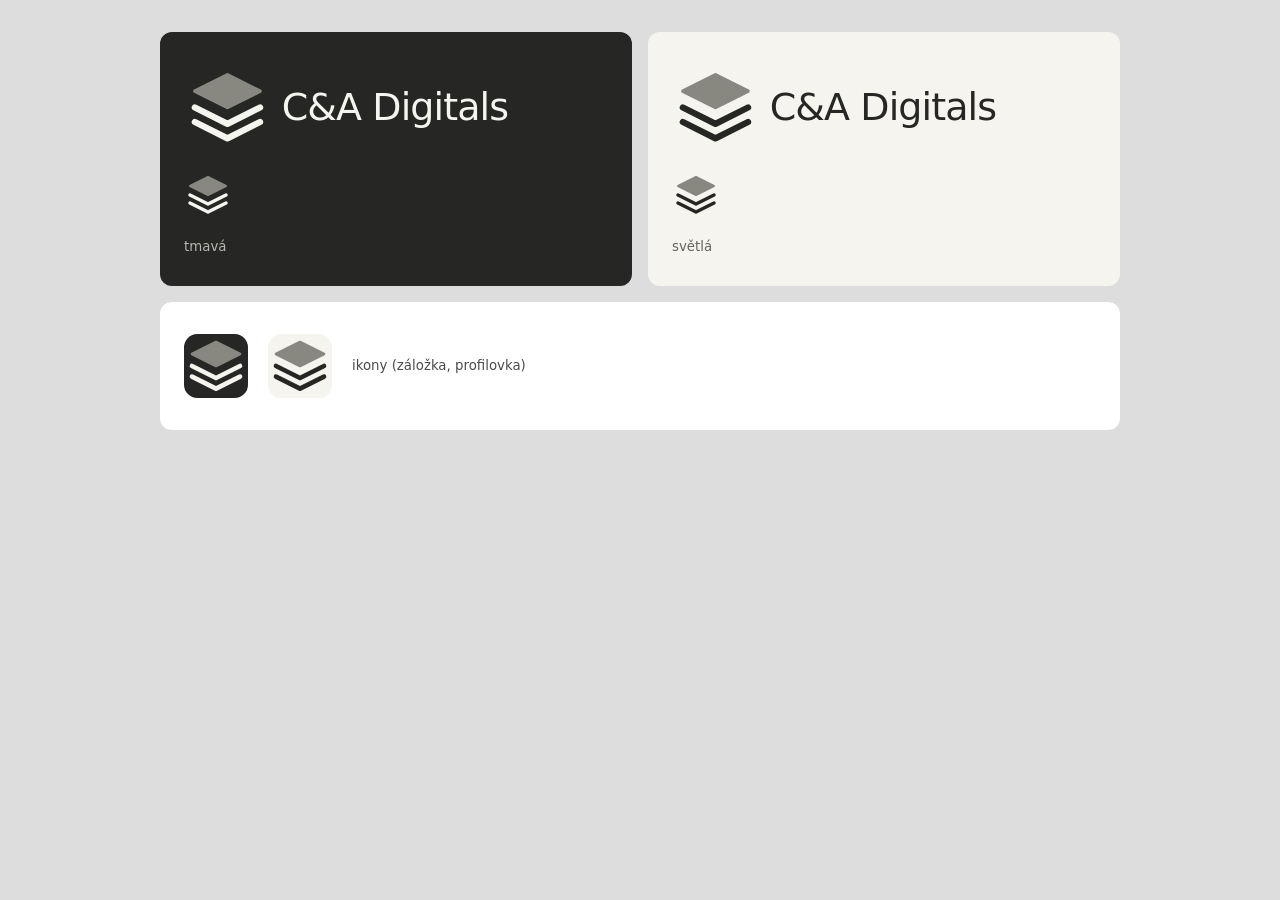
<file: brand/index.html>
<!doctype html>
<html lang="cs">
<head>
<meta charset="utf-8">
<meta name="viewport" content="width=device-width, initial-scale=1">
<title>C&amp;A Digitals – logo</title>
<style>
  body { margin: 0; padding: 32px 16px; font-family: system-ui, sans-serif; background: #ddd; }
  .row { display: flex; flex-wrap: wrap; gap: 16px; max-width: 960px; margin: 0 auto 16px; }
  .card { flex: 1 1 300px; padding: 32px 24px; border-radius: 12px; display: grid; gap: 20px; }
  .dark { background: #262624; color: #F5F4EE; }
  .light { background: #F5F4EE; color: #262624; }
  img { display: block; max-width: 100%; }
  small { opacity: .7; }
</style>
</head>
<body>
  <div class="row">
    <div class="card dark">
      <img src="logo-on-dark.svg" alt="C&amp;A Digitals" width="380">
      <img src="mark-on-dark.svg" alt="" width="48">
      <small>tmavá</small>
    </div>
    <div class="card light">
      <img src="logo-on-light.svg" alt="C&amp;A Digitals" width="380">
      <img src="mark-on-light.svg" alt="" width="48">
      <small>světlá</small>
    </div>
  </div>
  <div class="row">
    <div class="card" style="background:#fff; grid-auto-flow: column; justify-content: start; align-items: center;">
      <img src="icon-dark.svg" alt="" width="64">
      <img src="icon-light.svg" alt="" width="64">
      <small>ikony (záložka, profilovka)</small>
    </div>
  </div>
</body>
</html>
</file>
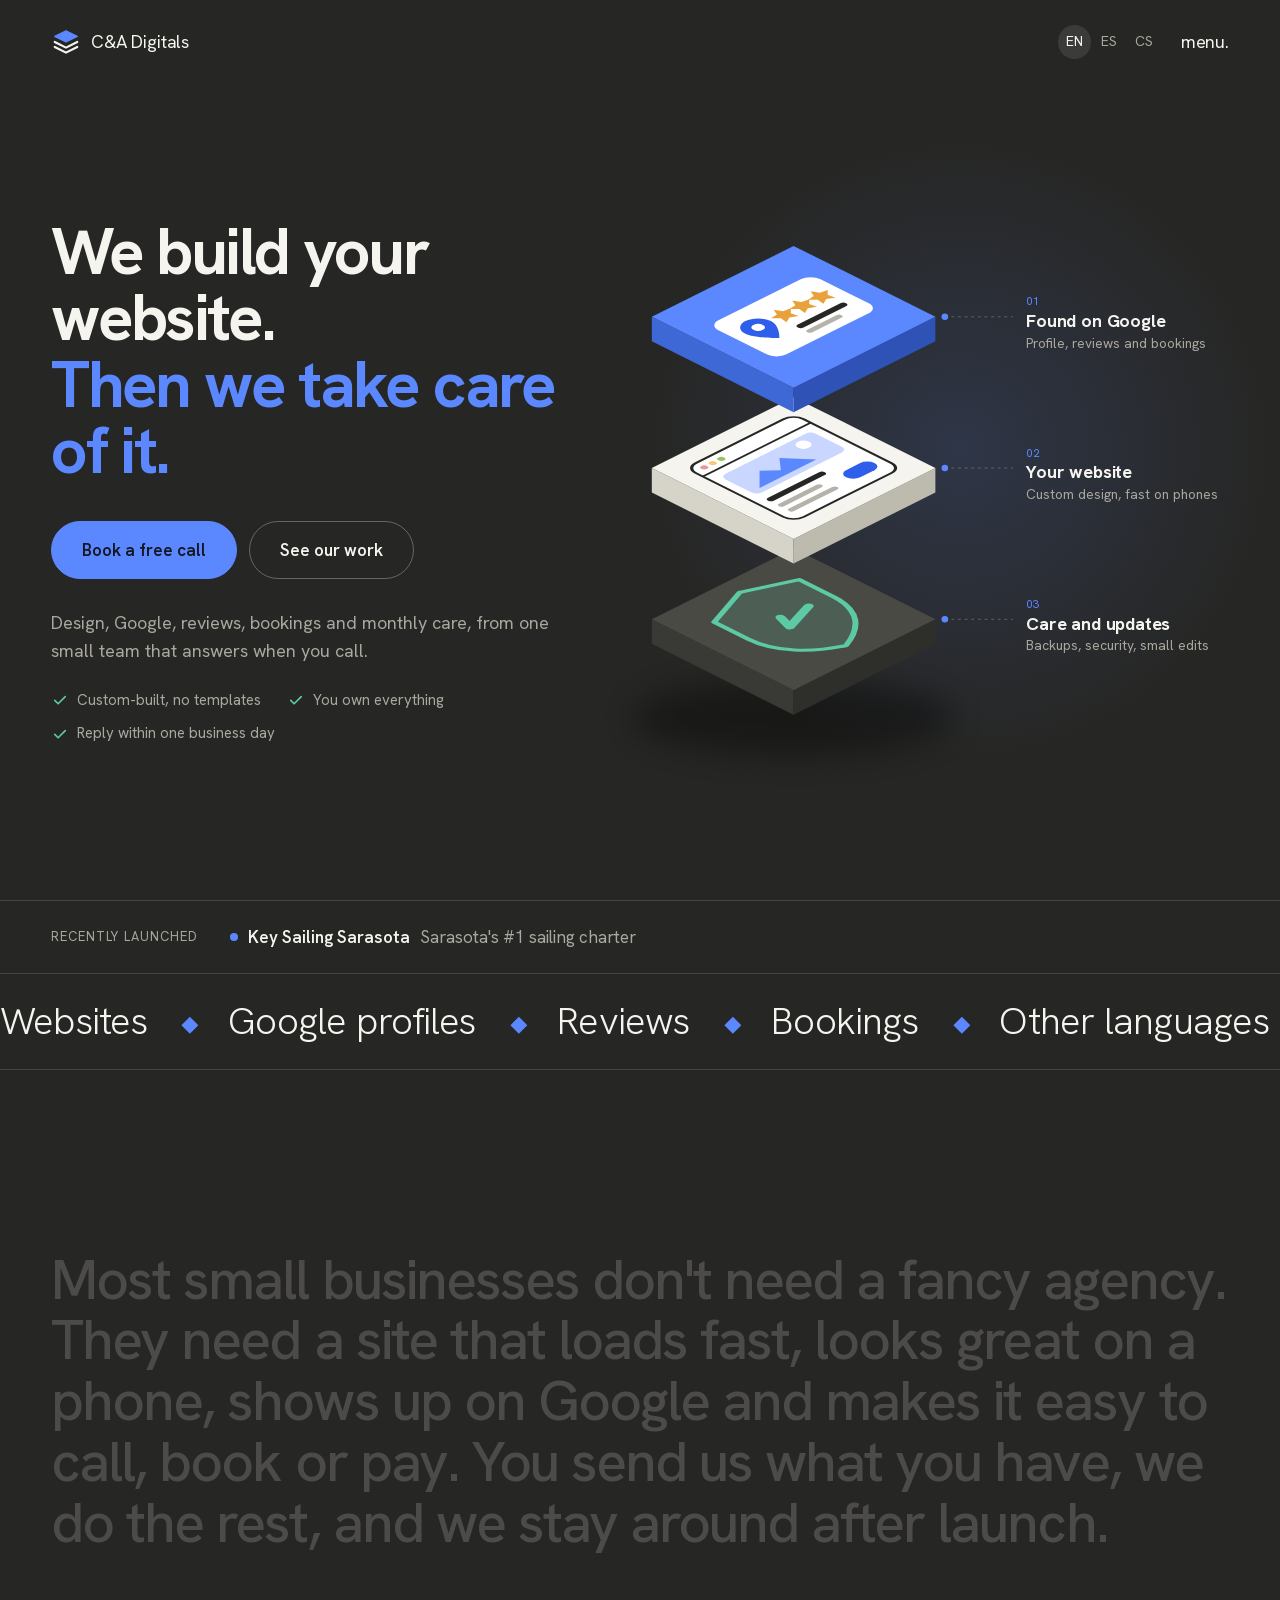
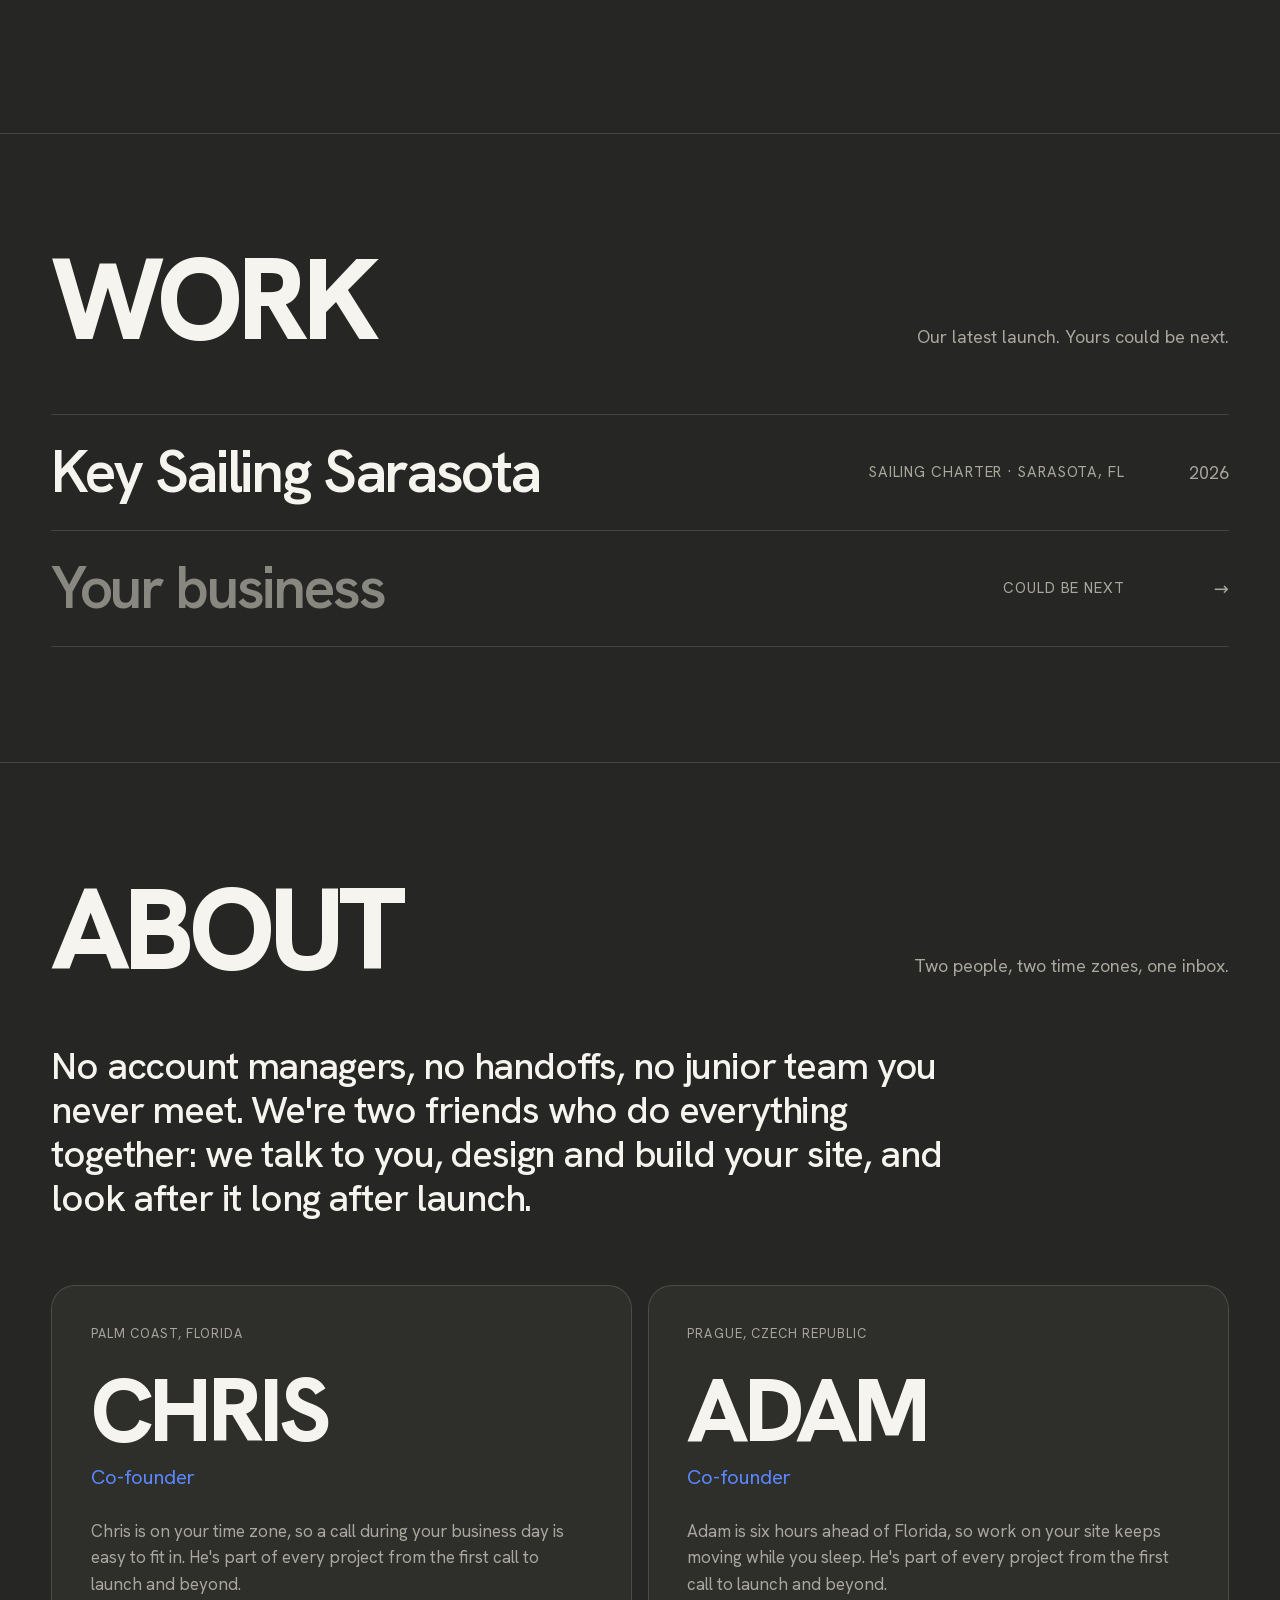
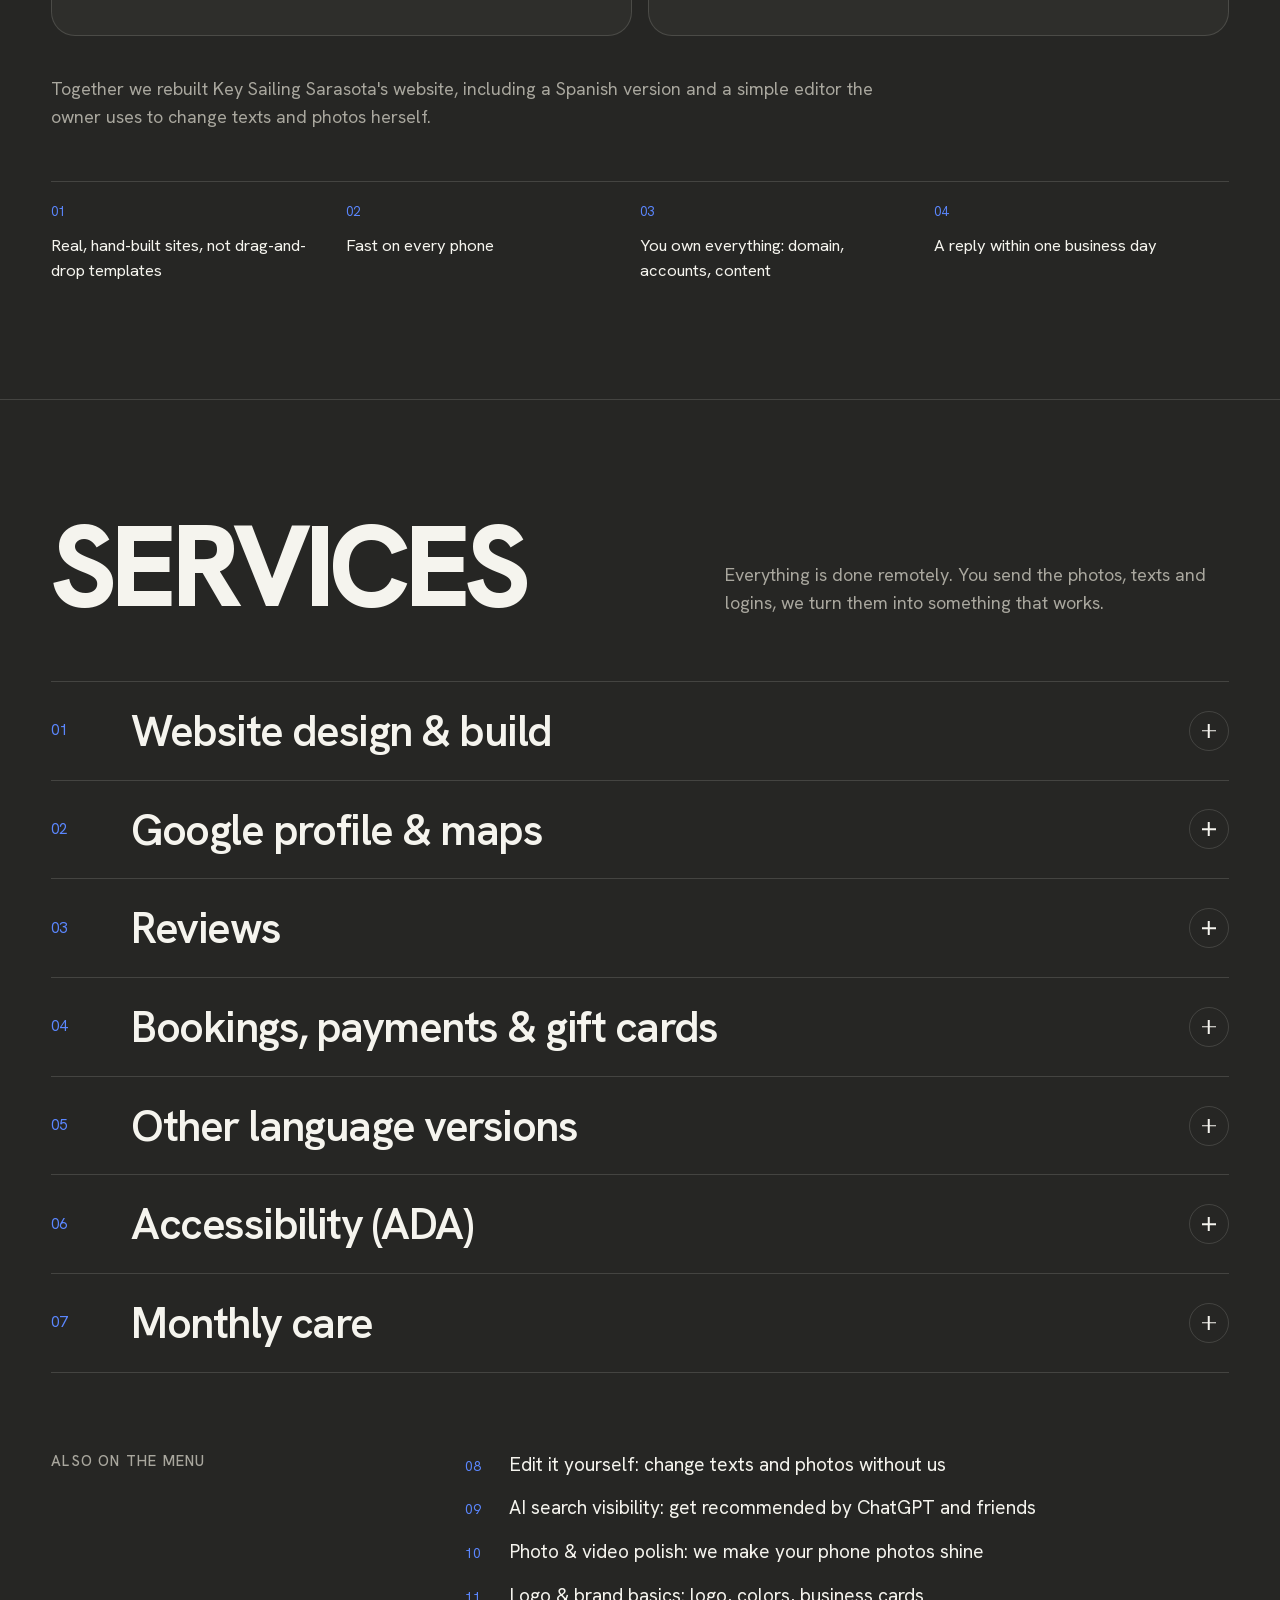
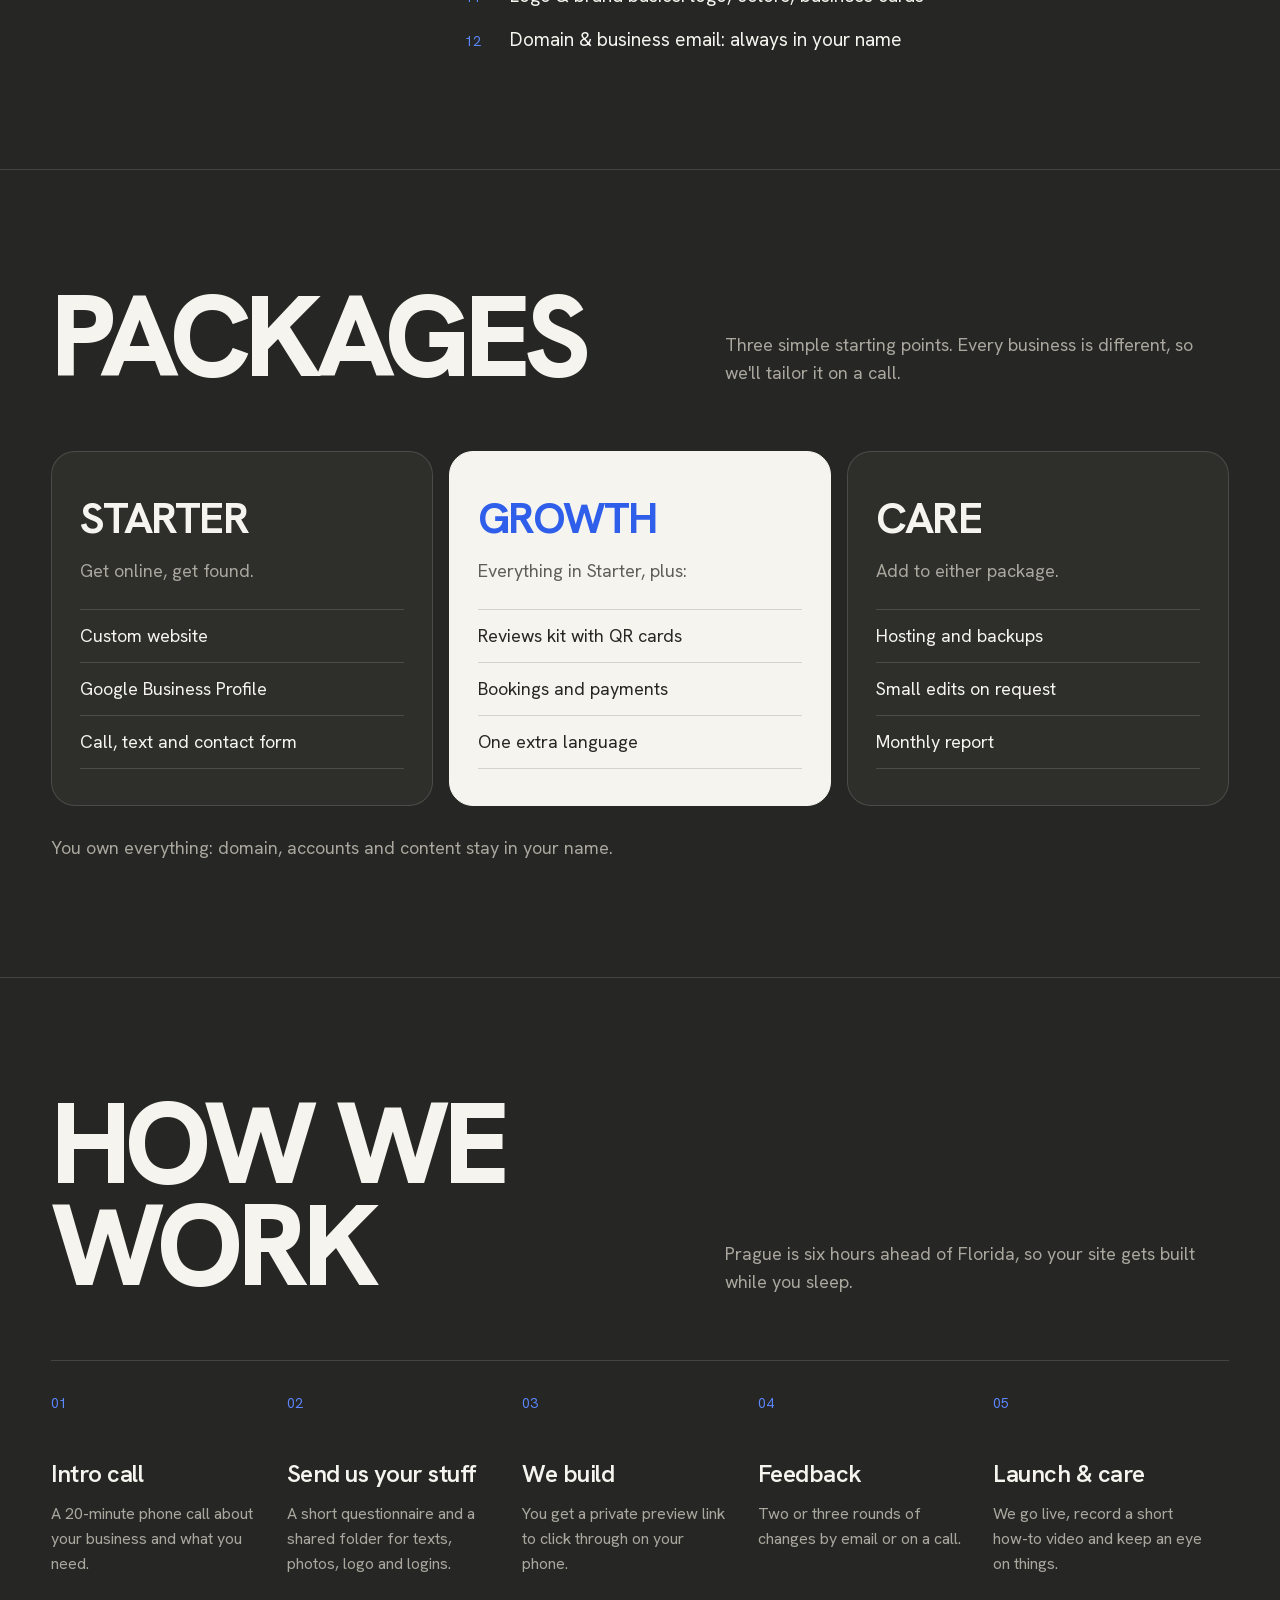
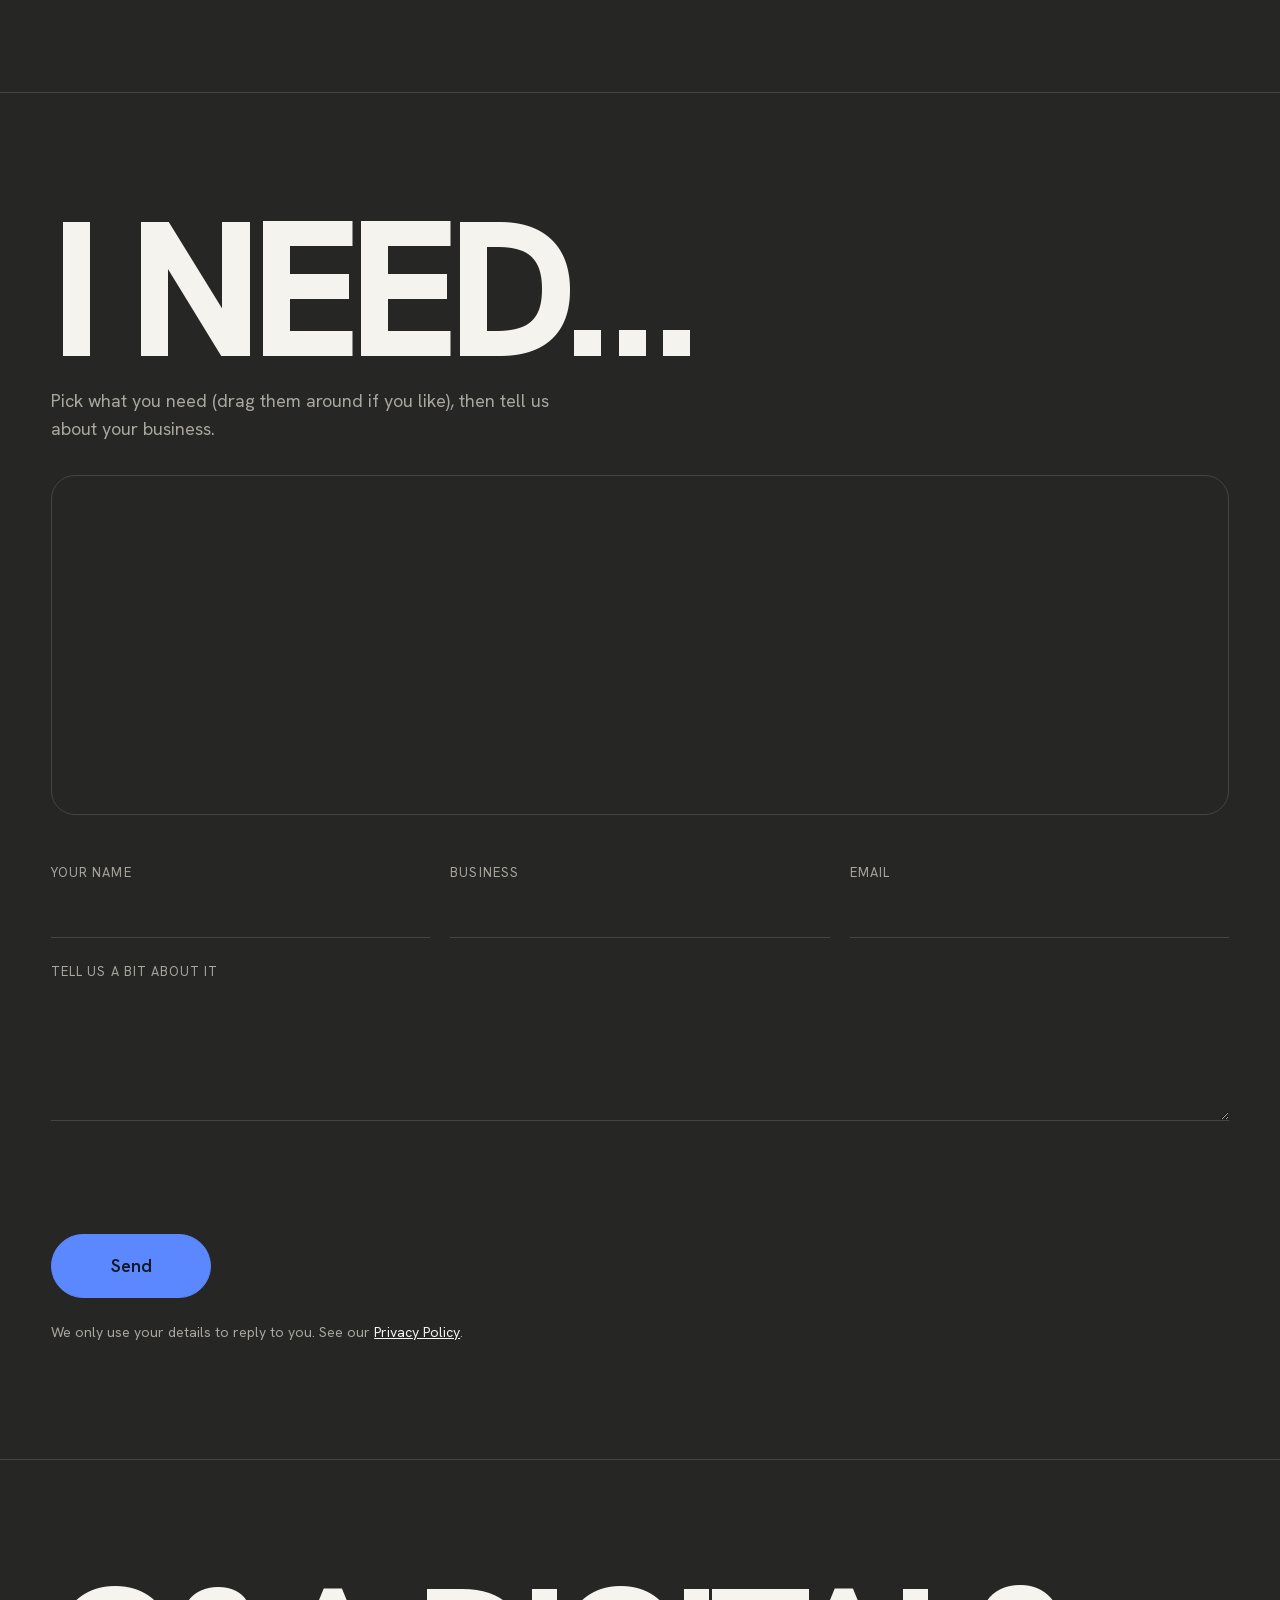
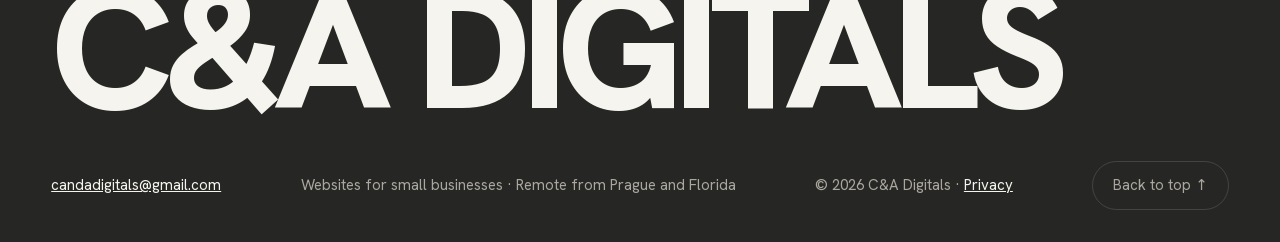
<file: site/index.html>
<!doctype html>
<html lang="en">
<head>
<meta charset="utf-8">
<meta name="viewport" content="width=device-width, initial-scale=1">
<title>C&amp;A Digitals | Websites for small businesses</title>
<meta name="description" content="C&amp;A Digitals is a two-person web studio. We design, build and look after websites for small businesses across the US: Google profiles, reviews, bookings, other languages and monthly care.">
<meta name="theme-color" content="#262624">
<meta property="og:type" content="website">
<meta property="og:site_name" content="C&amp;A Digitals">
<meta property="og:title" content="C&amp;A Digitals | Websites for small businesses">
<meta property="og:description" content="Chris and Adam, a two-person web studio. We design, build and look after websites for small businesses across the US.">
<meta property="og:url" content="https://candadigitals.com/">
<meta property="og:image" content="https://candadigitals.com/images/og.jpg">
<meta property="og:image:width" content="1200">
<meta property="og:image:height" content="630">
<meta property="og:image:alt" content="C&amp;A Digitals: We build your website. Then we take care of it.">
<meta name="twitter:card" content="summary_large_image">
<link rel="canonical" href="https://candadigitals.com/">
<link rel="alternate" hreflang="en" href="https://candadigitals.com/">
<link rel="alternate" hreflang="es" href="https://candadigitals.com/es/">
<link rel="alternate" hreflang="cs" href="https://candadigitals.com/cs/">
<link rel="alternate" hreflang="x-default" href="https://candadigitals.com/">
<link rel="icon" href="brand/icon-dark.svg" type="image/svg+xml">
<script type="application/ld+json">
{
  "@context": "https://schema.org",
  "@graph": [
    {
      "@type": "WebSite",
      "@id": "https://candadigitals.com/#website",
      "url": "https://candadigitals.com/",
      "name": "C&A Digitals",
      "alternateName": ["C and A Digitals", "CandA Digitals"],
      "inLanguage": "en",
      "publisher": { "@id": "https://candadigitals.com/#studio" }
    },
    {
      "@type": "ProfessionalService",
      "@id": "https://candadigitals.com/#studio",
      "name": "C&A Digitals",
      "alternateName": ["C and A Digitals", "CandA Digitals"],
      "url": "https://candadigitals.com/",
      "logo": "https://candadigitals.com/brand/icon-dark.svg",
      "image": "https://candadigitals.com/images/og.jpg",
      "email": "candadigitals@gmail.com",
      "description": "A two-person web studio. We design, build and look after websites for small businesses across the US, fully remote.",
      "areaServed": { "@type": "Country", "name": "United States" },
      "founder": [
        { "@type": "Person", "name": "Adam" },
        { "@type": "Person", "name": "Chris" }
      ],
      "knowsLanguage": ["en", "es", "cs"],
      "hasOfferCatalog": {
        "@type": "OfferCatalog",
        "name": "Services",
        "itemListElement": [
          { "@type": "Offer", "itemOffered": { "@type": "Service", "name": "Website design and build" } },
          { "@type": "Offer", "itemOffered": { "@type": "Service", "name": "Google Business Profile and maps listings" } },
          { "@type": "Offer", "itemOffered": { "@type": "Service", "name": "Reviews kit" } },
          { "@type": "Offer", "itemOffered": { "@type": "Service", "name": "Bookings, payments and gift cards" } },
          { "@type": "Offer", "itemOffered": { "@type": "Service", "name": "Other language versions" } },
          { "@type": "Offer", "itemOffered": { "@type": "Service", "name": "Website accessibility (ADA)" } },
          { "@type": "Offer", "itemOffered": { "@type": "Service", "name": "Monthly website care" } }
        ]
      }
    }
  ]
}
</script>
<link rel="preload" href="fonts/hanken-grotesk-latin.woff2" as="font" type="font/woff2" crossorigin>
<link rel="stylesheet" href="style.css?v=28">
<script>document.documentElement.classList.add('js')</script>
</head>
<body>

<a class="skip" href="#main">Skip to content</a>

<header class="header">
  <div class="header-fade" aria-hidden="true"><span></span><span></span></div>
  <a class="brand" href="#top" aria-label="C&amp;A Digitals, back to top">
    <svg class="brand-mark" viewBox="0 0 96 96" aria-hidden="true"><polygon class="accent-fill" points="48,12 84,30 48,48 12,30" stroke-width="4" stroke-linejoin="round"/><path d="M12 48 L48 66 L84 48 M12 64 L48 82 L84 64" fill="none" stroke="currentColor" stroke-width="7" stroke-linecap="round" stroke-linejoin="round"/></svg>
    <span>C&amp;A Digitals</span>
  </a>
  <nav class="lang" aria-label="Language">
    <a href="/" hreflang="en" lang="en" aria-current="page">EN</a>
    <a href="/es/" hreflang="es" lang="es">ES</a>
    <a href="/cs/" hreflang="cs" lang="cs">CS</a>
  </nav>
  <button class="menu-btn" type="button" aria-expanded="false" aria-controls="menu">
    <span class="menu-open">menu.</span><span class="menu-close">close.</span>
  </button>
</header>

<nav class="menu" id="menu" aria-label="Main" hidden>
  <ul>
    <li><a href="#work"><small>01</small>Work</a></li>
    <li><a href="#about"><small>02</small>About</a></li>
    <li><a href="#services"><small>03</small>Services</a></li>
    <li><a href="#packages"><small>04</small>Packages</a></li>
    <li><a href="#process"><small>05</small>How we work</a></li>
    <li><a href="#contact"><small>06</small>Contact</a></li>
  </ul>
  <p class="menu-foot">candadigitals@gmail.com</p>
</nav>

<main id="main">

  <!-- Hero: the logo's three layers, exploded -->
  <section class="lh" id="top">
    <div class="lh-copy">
      <h1 class="lh-title">We build your website. <span class="accent">Then we take care of it.</span></h1>
      <div class="lh-ctas">
        <a class="btn magnetic" href="#contact"><span>Book a free call</span></a>
        <a class="btn btn-ghost magnetic" href="#work"><span>See our work</span></a>
      </div>
      <p class="lh-lead">Design, Google, reviews, bookings and monthly care, from one small team that answers when you call.</p>
      <ul class="lh-trust">
        <li><svg viewBox="0 0 24 24" aria-hidden="true"><path d="M5 12.5l4.5 4.5L19 7.5"/></svg>Custom-built, no templates</li>
        <li><svg viewBox="0 0 24 24" aria-hidden="true"><path d="M5 12.5l4.5 4.5L19 7.5"/></svg>You own everything</li>
        <li><svg viewBox="0 0 24 24" aria-hidden="true"><path d="M5 12.5l4.5 4.5L19 7.5"/></svg>Reply within one business day</li>
      </ul>
    </div>

    <div class="lh-art">
      <svg viewBox="-190 -150 650 650" role="img" aria-labelledby="lh-art-title">
        <title id="lh-art-title">Three layers: Found on Google on top, your website in the middle, care and updates underneath.</title>
        <defs>
          <filter id="soft" x="-50%" y="-50%" width="200%" height="200%"><feGaussianBlur stdDeviation="16"/></filter>
          <!-- one slab = top face + left face + right face (half-width 150, half-height 75, thickness 26) -->
          <g id="slab-shape">
            <polygon class="f-left" points="-150,0 0,75 0,101 -150,26"/>
            <polygon class="f-right" points="0,75 150,0 150,26 0,101"/>
            <polygon class="f-top" points="0,-75 150,0 0,75 -150,0"/>
          </g>
        </defs>

        <!-- floor shadow -->
        <ellipse cx="0" cy="424" rx="170" ry="40" fill="#000" opacity="0.35" filter="url(#soft)"/>

        <!-- bottom: care -->
        <g class="slab s-bot" transform="translate(0,320)">
          <g class="intro"><g class="spread"><g class="bob">
            <g style="--top:#4a4a45;--left:#393935;--right:#2e2e2b">
              <polygon points="-150,0 0,75 0,101 -150,26" fill="#393935"/>
              <polygon points="0,75 150,0 150,26 0,101" fill="#2e2e2b"/>
              <polygon points="0,-75 150,0 0,75 -150,0" fill="#4a4a45"/>
            </g>
            <g transform="matrix(1.5,-0.75,1.5,0.75,-150,0)">
              <path d="M50 12 L80 24 V48 C80 67 67 80 50 87 C33 80 20 67 20 48 V24 Z" fill="rgba(93,202,165,0.16)" stroke="#5DCAA5" stroke-width="3" stroke-linejoin="round"/>
              <path d="M46.7 44 L43.3 54 L64.7 46" fill="none" stroke="#5DCAA5" stroke-width="5" stroke-linecap="round" stroke-linejoin="round"/>
            </g>
          </g></g></g>
        </g>

        <!-- middle: the website -->
        <g class="slab s-mid" transform="translate(0,160)">
          <g class="intro"><g class="spread"><g class="bob">
            <polygon points="-150,0 0,75 0,101 -150,26" fill="#d6d3c8"/>
            <polygon points="0,75 150,0 150,26 0,101" fill="#bdbaae"/>
            <polygon points="0,-75 150,0 0,75 -150,0" fill="#F5F4EE"/>
            <g transform="matrix(1.5,-0.75,1.5,0.75,-150,0)">
              <rect x="12" y="12" width="76" height="76" rx="7" fill="#ffffff" stroke="#262624" stroke-width="1.6"/>
              <path d="M12 24 H88" stroke="#262624" stroke-width="1.4"/>
              <circle cx="19" cy="18" r="2" fill="#F09595"/><circle cx="25" cy="18" r="2" fill="#FAC775"/><circle cx="31" cy="18" r="2" fill="#97C459"/>
              <rect x="18" y="30" width="64" height="26" rx="4" fill="#C9D6FF"/>
              <path d="M24 52 L36 40 L44 47 L52 38 L64 52 Z" fill="#5B87FF"/>
              <circle cx="70" cy="37" r="4" fill="#ffffff"/>
              <rect x="18" y="62" width="40" height="4" rx="2" fill="#262624"/>
              <rect x="18" y="70" width="30" height="3.5" rx="1.75" fill="#b4b2a9"/>
              <rect x="18" y="77" width="34" height="3.5" rx="1.75" fill="#b4b2a9"/>
              <rect x="62" y="70" width="20" height="10" rx="5" fill="#2F5EEB"/>
            </g>
          </g></g></g>
        </g>

        <!-- top: found on Google -->
        <g class="slab s-top" transform="translate(0,0)">
          <g class="intro"><g class="spread"><g class="bob">
            <polygon points="-150,0 0,75 0,101 -150,26" fill="#3E68D6"/>
            <polygon points="0,75 150,0 150,26 0,101" fill="#2E52B5"/>
            <polygon points="0,-75 150,0 0,75 -150,0" fill="#5B87FF"/>
            <g transform="matrix(1.5,-0.75,1.5,0.75,-150,0)">
              <rect x="14" y="26" width="72" height="48" rx="7" fill="#ffffff"/>
              <path d="M30 60 C30 60 21 51.5 21 45 A9 9 0 0 1 39 45 C39 51.5 30 60 30 60 Z" fill="#2F5EEB"/>
              <circle cx="30" cy="45" r="3.4" fill="#ffffff"/>
              <g fill="#E9A23B">
                <path d="M48 38 l2.2 4.4 4.8 .7 -3.5 3.4 .8 4.8 -4.3 -2.3 -4.3 2.3 .8 -4.8 -3.5 -3.4 4.8 -.7z"/>
                <path d="M61 38 l2.2 4.4 4.8 .7 -3.5 3.4 .8 4.8 -4.3 -2.3 -4.3 2.3 .8 -4.8 -3.5 -3.4 4.8 -.7z"/>
                <path d="M74 38 l2.2 4.4 4.8 .7 -3.5 3.4 .8 4.8 -4.3 -2.3 -4.3 2.3 .8 -4.8 -3.5 -3.4 4.8 -.7z"/>
              </g>
              <rect x="44" y="57" width="34" height="4" rx="2" fill="#262624"/>
              <rect x="44" y="64" width="24" height="3.5" rx="1.75" fill="#b4b2a9"/>
            </g>
          </g></g></g>
        </g>

        <!-- labels (desktop and tablet) -->
        <g class="labels">
          <g class="lbl l-top">
            <line class="lbl-line" x1="160" y1="0" x2="232" y2="0"/><circle class="lbl-dot" cx="160" cy="0" r="3.5"/>
            <text x="246" y="-12" class="lbl-n">01</text>
            <text x="246" y="11" class="lbl-t">Found on Google</text>
            <text x="246" y="33" class="lbl-s">Profile, reviews and bookings</text>
          </g>
          <g class="lbl l-mid">
            <line class="lbl-line" x1="160" y1="160" x2="232" y2="160"/><circle class="lbl-dot" cx="160" cy="160" r="3.5"/>
            <text x="246" y="148" class="lbl-n">02</text>
            <text x="246" y="171" class="lbl-t">Your website</text>
            <text x="246" y="193" class="lbl-s">Custom design, fast on phones</text>
          </g>
          <g class="lbl l-bot">
            <line class="lbl-line" x1="160" y1="320" x2="232" y2="320"/><circle class="lbl-dot" cx="160" cy="320" r="3.5"/>
            <text x="246" y="308" class="lbl-n">03</text>
            <text x="246" y="331" class="lbl-t">Care and updates</text>
            <text x="246" y="353" class="lbl-s">Backups, security, small edits</text>
          </g>
        </g>
      </svg>

      <ol class="lh-legend">
        <li><span>01</span><p><strong>Found on Google</strong><em>Profile, reviews and bookings</em></p></li>
        <li><span>02</span><p><strong>Your website</strong><em>Custom design, fast on phones</em></p></li>
        <li><span>03</span><p><strong>Care and updates</strong><em>Backups, security, small edits</em></p></li>
      </ol>
    </div>
  </section>

  <!-- Proof -->
  <div class="proof">
    <p class="proof-label">Recently launched</p>
    <ul class="proof-list">
      <li><a href="https://siestakeysailing.com/" target="_blank" rel="noopener"><strong>Key Sailing Sarasota</strong> <span>Sarasota's #1 sailing charter</span></a></li>
    </ul>
  </div>

  <!-- Marquee -->
  <div class="marquee" aria-hidden="true">
    <div class="marquee-track">
      <span>Websites</span><span>Google profiles</span><span>Reviews</span><span>Bookings</span><span>Other languages</span><span>Accessibility</span><span>Monthly care</span>
      <span>Websites</span><span>Google profiles</span><span>Reviews</span><span>Bookings</span><span>Other languages</span><span>Accessibility</span><span>Monthly care</span>
    </div>
  </div>

  <!-- Intro -->
  <section class="intro">
    <p class="intro-text">Most small businesses don't need a fancy agency. They need a site that loads fast, looks great on a phone, shows up on Google and makes it easy to call, book or pay. You send us what you have, we do the rest, and we stay around after launch.</p>
  </section>

  <!-- Work -->
  <section class="section work" id="work">
    <div class="section-head">
      <h2 class="section-title">Work</h2>
      <p class="section-note">Our latest launch. Yours could be next.</p>
    </div>

    <ul class="work-list">
      <li>
        <a class="work-row" href="https://siestakeysailing.com/" target="_blank" rel="noopener" data-img="images/work/key-sailing.jpg">
          <span class="work-name">Key Sailing Sarasota</span>
          <span class="work-tag">Sailing charter · Sarasota, FL</span>
          <span class="work-year">2026</span>
          <img class="work-thumb" src="images/work/key-sailing.jpg" alt="Homepage of Key Sailing Sarasota: a sailboat at sunset" loading="lazy" width="1200" height="750">
        </a>
      </li>
      <li>
        <a class="work-row work-row-next" href="#contact">
          <span class="work-name">Your business</span>
          <span class="work-tag">Could be next</span>
          <span class="work-year">→</span>
        </a>
      </li>
    </ul>
    <div class="work-preview" aria-hidden="true"><img src="images/work/key-sailing.jpg" alt=""></div>
  </section>

  <!-- About -->
  <section class="section about" id="about">
    <div class="section-head">
      <h2 class="section-title">About</h2>
      <p class="section-note">Two people, two time zones, one inbox.</p>
    </div>

    <p class="about-lead">No account managers, no handoffs, no junior team you never meet. We're two friends who do everything together: we talk to you, design and build your site, and look after it long after launch.</p>

    <div class="people">
      <article class="person">
        <p class="person-place">Palm Coast, Florida</p>
        <h3 class="person-name">Chris</h3>
        <p class="person-role">Co-founder</p>
        <p>Chris is on your time zone, so a call during your business day is easy to fit in. He's part of every project from the first call to launch and beyond.</p>
      </article>
      <article class="person">
        <p class="person-place">Prague, Czech Republic</p>
        <h3 class="person-name">Adam</h3>
        <p class="person-role">Co-founder</p>
        <p>Adam is six hours ahead of Florida, so work on your site keeps moving while you sleep. He's part of every project from the first call to launch and beyond.</p>
      </article>
    </div>

    <p class="about-together">Together we rebuilt Key Sailing Sarasota's website, including a Spanish version and a simple editor the owner uses to change texts and photos herself.</p>

    <ul class="promises">
      <li><span>01</span>Real, hand-built sites, not drag-and-drop templates</li>
      <li><span>02</span>Fast on every phone</li>
      <li><span>03</span>You own everything: domain, accounts, content</li>
      <li><span>04</span>A reply within one business day</li>
    </ul>
  </section>

  <!-- Services -->
  <section class="section services" id="services">
    <div class="section-head">
      <h2 class="section-title">Services</h2>
      <p class="section-note">Everything is done remotely. You send the photos, texts and logins, we turn them into something that works.</p>
    </div>

    <div class="acc">
      <details class="acc-item">
        <summary><span class="acc-num">01</span><span class="acc-title">Website design &amp; build</span><span class="acc-icon" aria-hidden="true"></span></summary>
        <div class="acc-body"><p>A custom site designed around your business, fast on any phone and launched on your own domain. Moving from an old site? We keep your Google rankings, old links and email working.</p></div>
      </details>
      <details class="acc-item">
        <summary><span class="acc-num">02</span><span class="acc-title">Google profile &amp; maps</span><span class="acc-icon" aria-hidden="true"></span></summary>
        <div class="acc-body"><p>We set up and polish your Google Business Profile, plus Apple Maps, Bing, Yelp and TripAdvisor, with the same details everywhere. You verify the profile with Google, we walk you through it, then we handle the rest as your manager.</p></div>
      </details>
      <details class="acc-item">
        <summary><span class="acc-num">03</span><span class="acc-title">Reviews</span><span class="acc-icon" aria-hidden="true"></span></summary>
        <div class="acc-body"><p>A short review link and QR cards that make it easy for happy customers to leave a Google review. We design print-ready cards and can ship them to you through an online print shop.</p></div>
      </details>
      <details class="acc-item">
        <summary><span class="acc-num">04</span><span class="acc-title">Bookings, payments &amp; gift cards</span><span class="acc-icon" aria-hidden="true"></span></summary>
        <div class="acc-body"><p>Call, text and WhatsApp buttons, contact forms that stop spam, online bookings, Stripe payments and gift cards. The accounts stay in your name, we connect them to your site.</p></div>
      </details>
      <details class="acc-item">
        <summary><span class="acc-num">05</span><span class="acc-title">Other language versions</span><span class="acc-icon" aria-hidden="true"></span></summary>
        <div class="acc-body"><p>Your site in the languages your customers speak: Spanish, Portuguese, French and more. We translate, and a native speaker always checks it before it goes live.</p></div>
      </details>
      <details class="acc-item">
        <summary><span class="acc-num">06</span><span class="acc-title">Accessibility (ADA)</span><span class="acc-icon" aria-hidden="true"></span></summary>
        <div class="acc-body"><p>We check and fix your site so people using screen readers, keyboards or large text can use it too. Good for your customers, and it lowers the risk of ADA complaints.</p></div>
      </details>
      <details class="acc-item">
        <summary><span class="acc-num">07</span><span class="acc-title">Monthly care</span><span class="acc-icon" aria-hidden="true"></span></summary>
        <div class="acc-body"><p>Hosting, backups, small edits whenever you need them, and a short monthly report: how many people visited, called, texted or booked.</p></div>
      </details>
    </div>

    <div class="extras">
      <h3 class="extras-title">Also on the menu</h3>
      <ul class="extras-list">
        <li><span>08</span>Edit it yourself: change texts and photos without us</li>
        <li><span>09</span>AI search visibility: get recommended by ChatGPT and friends</li>
        <li><span>10</span>Photo &amp; video polish: we make your phone photos shine</li>
        <li><span>11</span>Logo &amp; brand basics: logo, colors, business cards</li>
        <li><span>12</span>Domain &amp; business email: always in your name</li>
      </ul>
    </div>
  </section>

  <!-- Packages -->
  <section class="section packages" id="packages">
    <div class="section-head">
      <h2 class="section-title">Packages</h2>
      <p class="section-note">Three simple starting points. Every business is different, so we'll tailor it on a call.</p>
    </div>

    <div class="pkg-grid">
      <article class="pkg">
        <h3>Starter</h3>
        <p class="pkg-sub">Get online, get found.</p>
        <ul>
          <li>Custom website</li>
          <li>Google Business Profile</li>
          <li>Call, text and contact form</li>
        </ul>
      </article>
      <article class="pkg pkg-feature">
        <h3>Growth</h3>
        <p class="pkg-sub">Everything in Starter, plus:</p>
        <ul>
          <li>Reviews kit with QR cards</li>
          <li>Bookings and payments</li>
          <li>One extra language</li>
        </ul>
      </article>
      <article class="pkg">
        <h3>Care</h3>
        <p class="pkg-sub">Add to either package.</p>
        <ul>
          <li>Hosting and backups</li>
          <li>Small edits on request</li>
          <li>Monthly report</li>
        </ul>
      </article>
    </div>
    <p class="pkg-note">You own everything: domain, accounts and content stay in your name.</p>
  </section>

  <!-- Process -->
  <section class="section process" id="process">
    <div class="section-head">
      <h2 class="section-title">How we work</h2>
      <p class="section-note">Prague is six hours ahead of Florida, so your site gets built while you sleep.</p>
    </div>

    <ol class="steps">
      <li class="step"><span class="step-num">01</span><h3>Intro call</h3><p>A 20-minute phone call about your business and what you need.</p></li>
      <li class="step"><span class="step-num">02</span><h3>Send us your stuff</h3><p>A short questionnaire and a shared folder for texts, photos, logo and logins.</p></li>
      <li class="step"><span class="step-num">03</span><h3>We build</h3><p>You get a private preview link to click through on your phone.</p></li>
      <li class="step"><span class="step-num">04</span><h3>Feedback</h3><p>Two or three rounds of changes by email or on a call.</p></li>
      <li class="step"><span class="step-num">05</span><h3>Launch &amp; care</h3><p>We go live, record a short how-to video and keep an eye on things.</p></li>
    </ol>
  </section>

  <!-- Contact -->
  <section class="section contact" id="contact">
    <h2 class="contact-title">I need<span aria-hidden="true">…</span></h2>
    <p class="section-note">Pick what you need (drag them around if you like), then tell us about your business.</p>

    <div class="chips" role="group" aria-label="What do you need?">
      <button type="button" class="chip" aria-pressed="false">a website</button>
      <button type="button" class="chip" aria-pressed="false">a new website</button>
      <button type="button" class="chip" aria-pressed="false">Google profile</button>
      <button type="button" class="chip" aria-pressed="false">more reviews</button>
      <button type="button" class="chip" aria-pressed="false">online bookings</button>
      <button type="button" class="chip" aria-pressed="false">payments</button>
      <button type="button" class="chip" aria-pressed="false">another language</button>
      <button type="button" class="chip" aria-pressed="false">accessibility</button>
      <button type="button" class="chip" aria-pressed="false">monthly care</button>
      <button type="button" class="chip" aria-pressed="false">a logo</button>
    </div>

    <form class="form" action="/api/contact" method="post" novalidate>
      <div class="field"><label for="f-name">Your name</label><input id="f-name" name="name" autocomplete="name" required></div>
      <div class="field"><label for="f-biz">Business</label><input id="f-biz" name="business" autocomplete="organization"></div>
      <div class="field"><label for="f-email">Email</label><input id="f-email" name="email" type="email" autocomplete="email" required></div>
      <div class="field field-wide"><label for="f-msg">Tell us a bit about it</label><textarea id="f-msg" name="message" rows="4"></textarea></div>
      <input type="hidden" name="needs">
      <input type="hidden" name="lang" value="en">
      <!-- Honeypot: hidden from people, bots fill it in and the message is dropped. -->
      <div class="hp" aria-hidden="true"><label for="f-website">Website</label><input id="f-website" name="website" tabindex="-1" autocomplete="off"></div>
      <!-- Cloudflare Turnstile spam check (widget "C&A Digitals": candadigitals.com + pages.dev). -->
      <div class="cf-turnstile field-wide" data-sitekey="0x4AAAAAAFgp_X2hEJ11RfCa" data-theme="dark"></div>
      <!-- The normal widget is 300px wide; on very narrow phones use the compact one so it isn't cut off. -->
      <script>if (window.innerWidth < 360) document.currentScript.previousElementSibling.dataset.size = 'compact';</script>
      <div class="form-foot">
        <button class="btn magnetic" type="submit"><span>Send</span></button>
        <p class="form-status" role="status" aria-live="polite"></p>
      </div>
      <p class="form-legal field-wide">We only use your details to reply to you. See our <a href="privacy.html">Privacy Policy</a>.</p>
    </form>
  </section>

</main>

<footer class="footer">
  <p class="footer-word" aria-hidden="true">C&amp;A Digitals</p>
  <div class="footer-row">
    <a href="mailto:candadigitals@gmail.com">candadigitals@gmail.com</a>
    <span>Websites for small businesses · Remote from Prague and Florida</span>
    <span>© 2026 C&amp;A Digitals · <a href="privacy.html">Privacy</a></span>
    <button class="to-top magnetic" type="button"><span>Back to top ↑</span></button>
  </div>
</footer>

<script src="js/vendor/gsap.min.js" defer></script>
<script src="js/vendor/ScrollTrigger.min.js" defer></script>
<script src="js/vendor/lenis.min.js" defer></script>
<script src="js/vendor/matter.min.js" defer></script>
<script src="https://challenges.cloudflare.com/turnstile/v0/api.js" async defer></script>
<script src="js/main.js?v=20" defer></script>
</body>
</html>
</file>
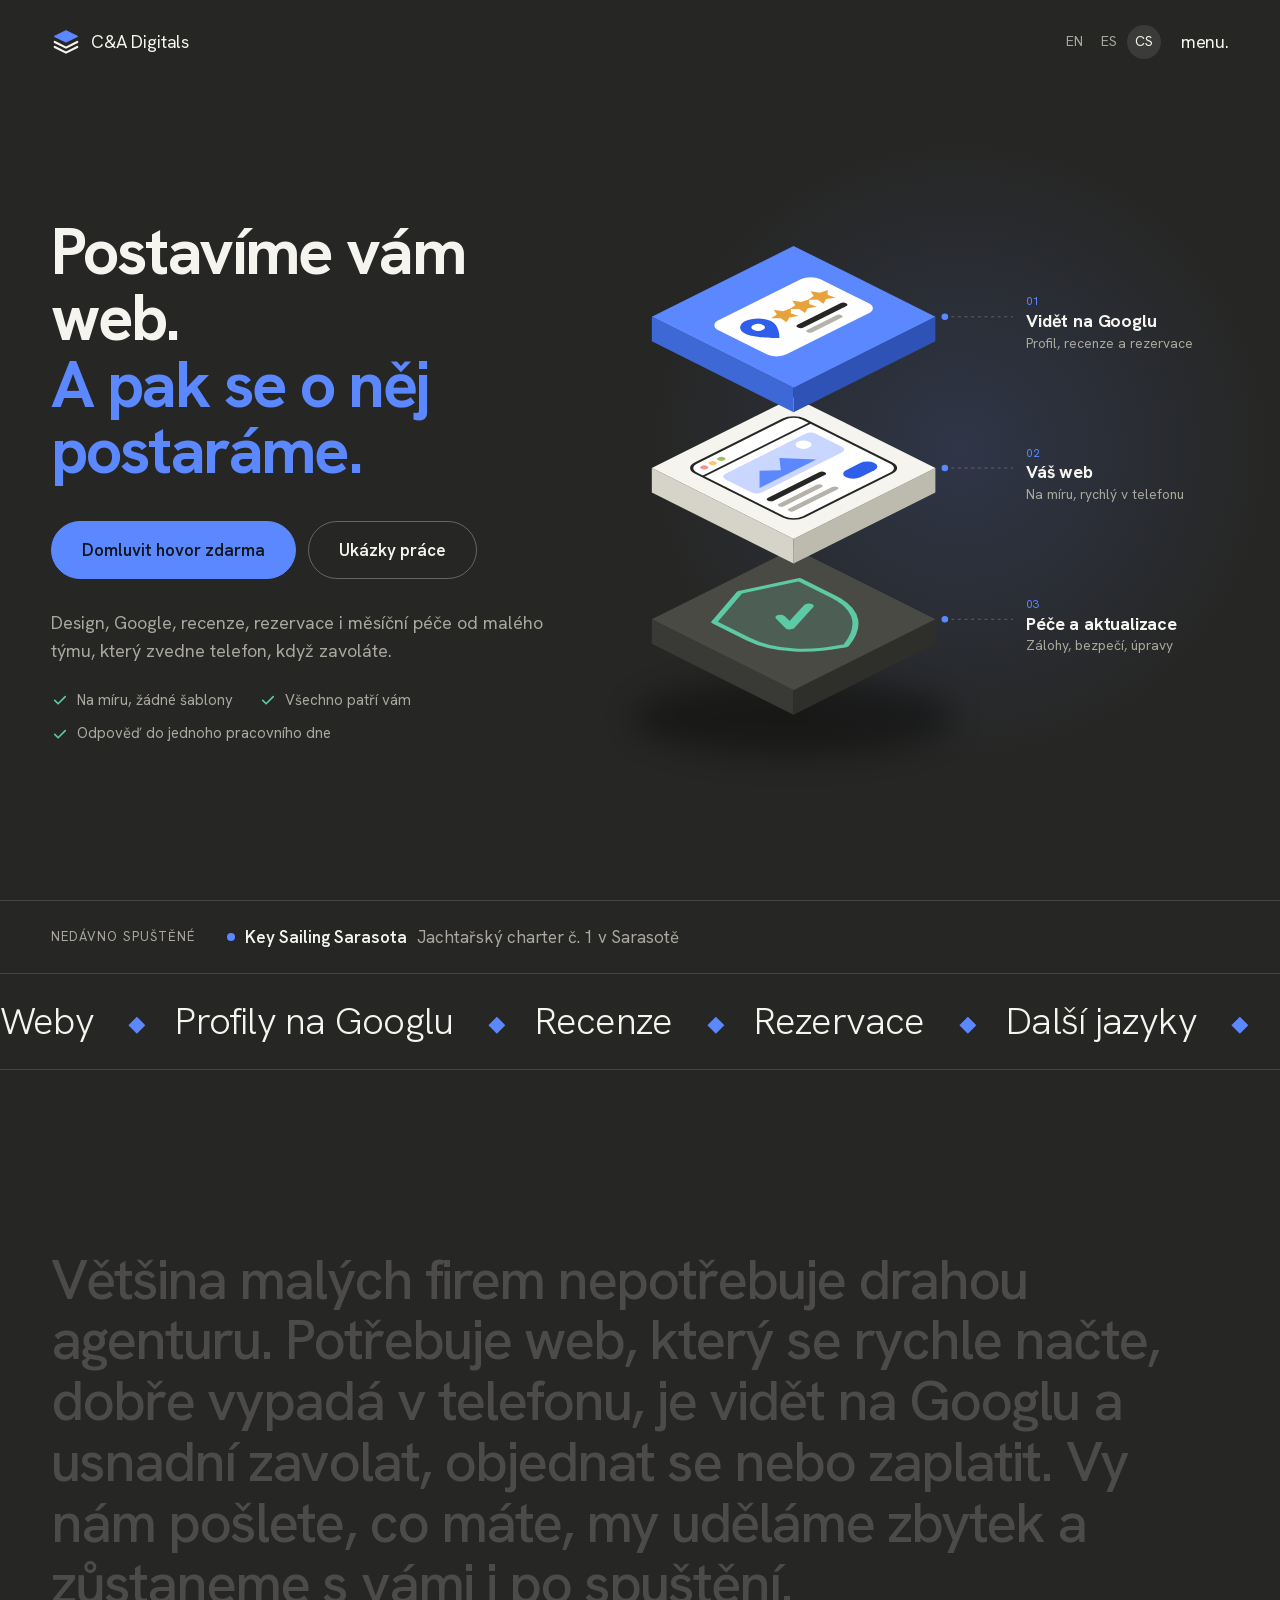
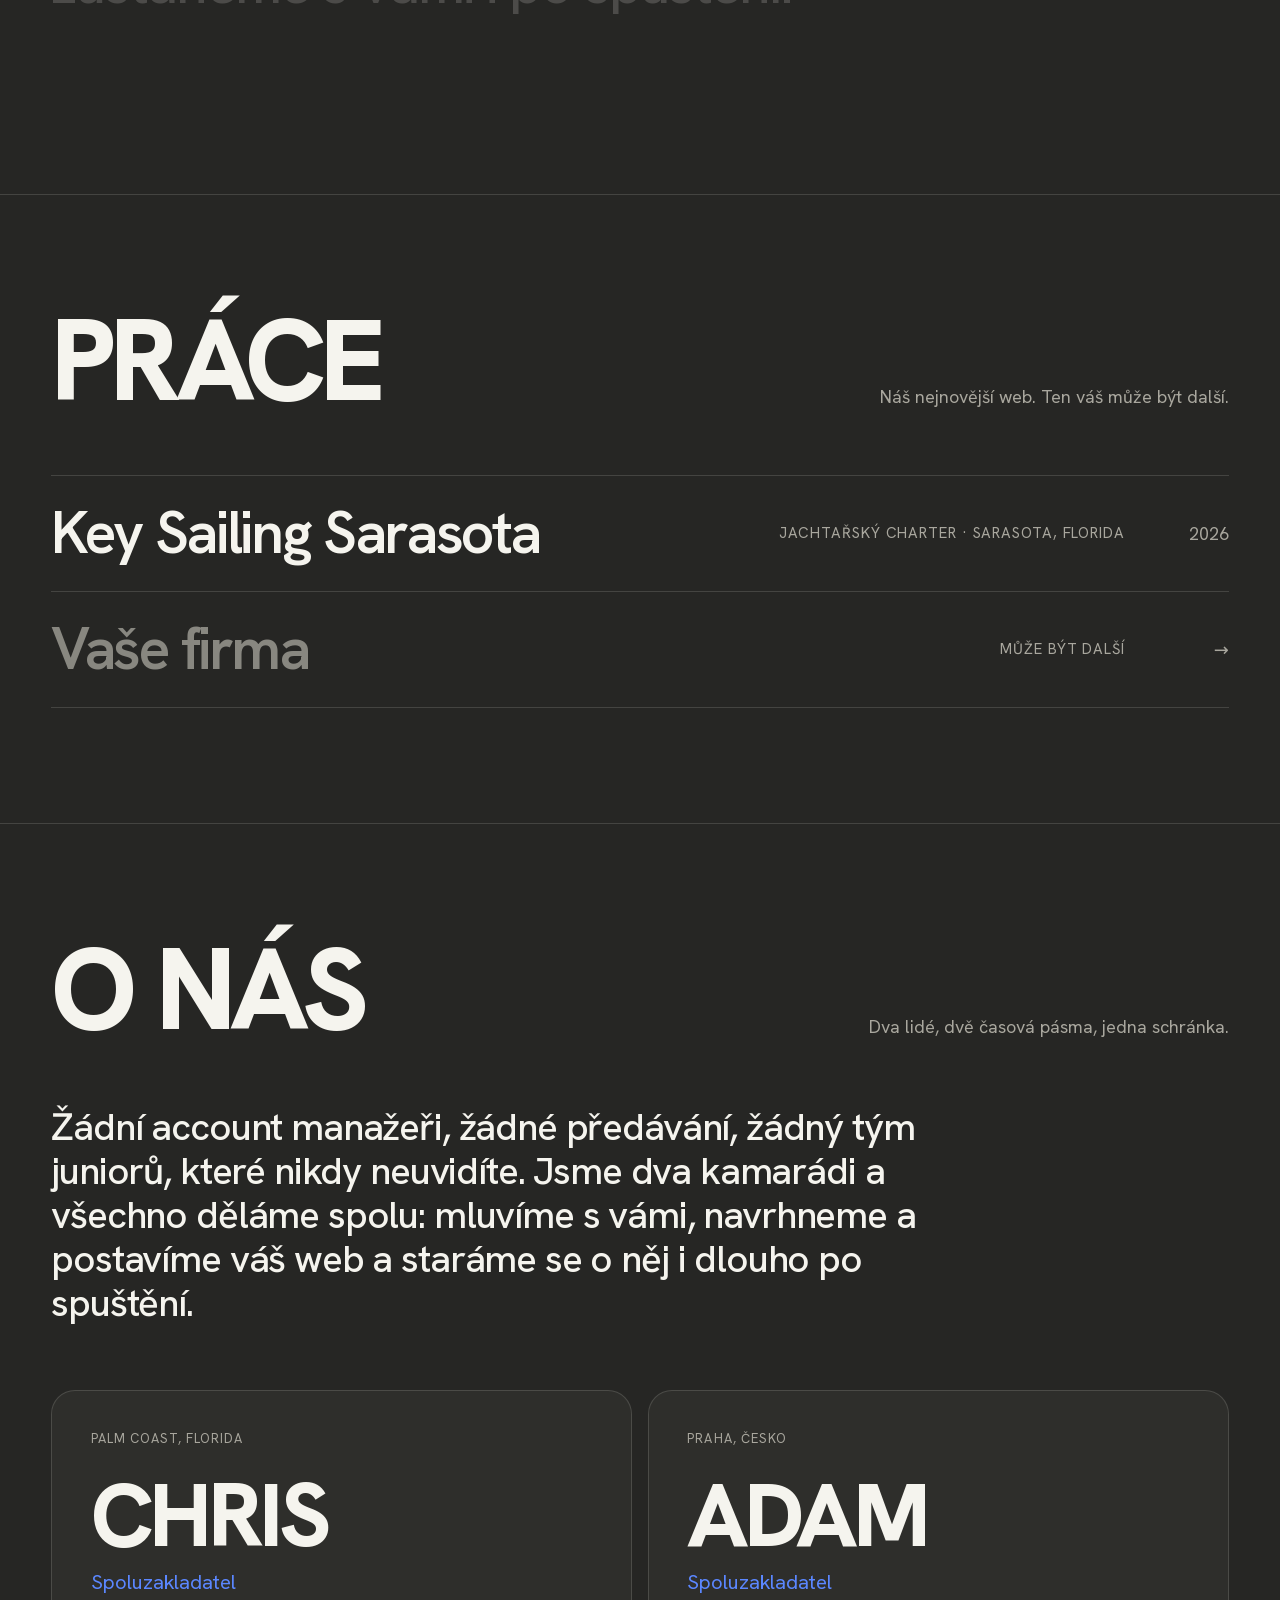
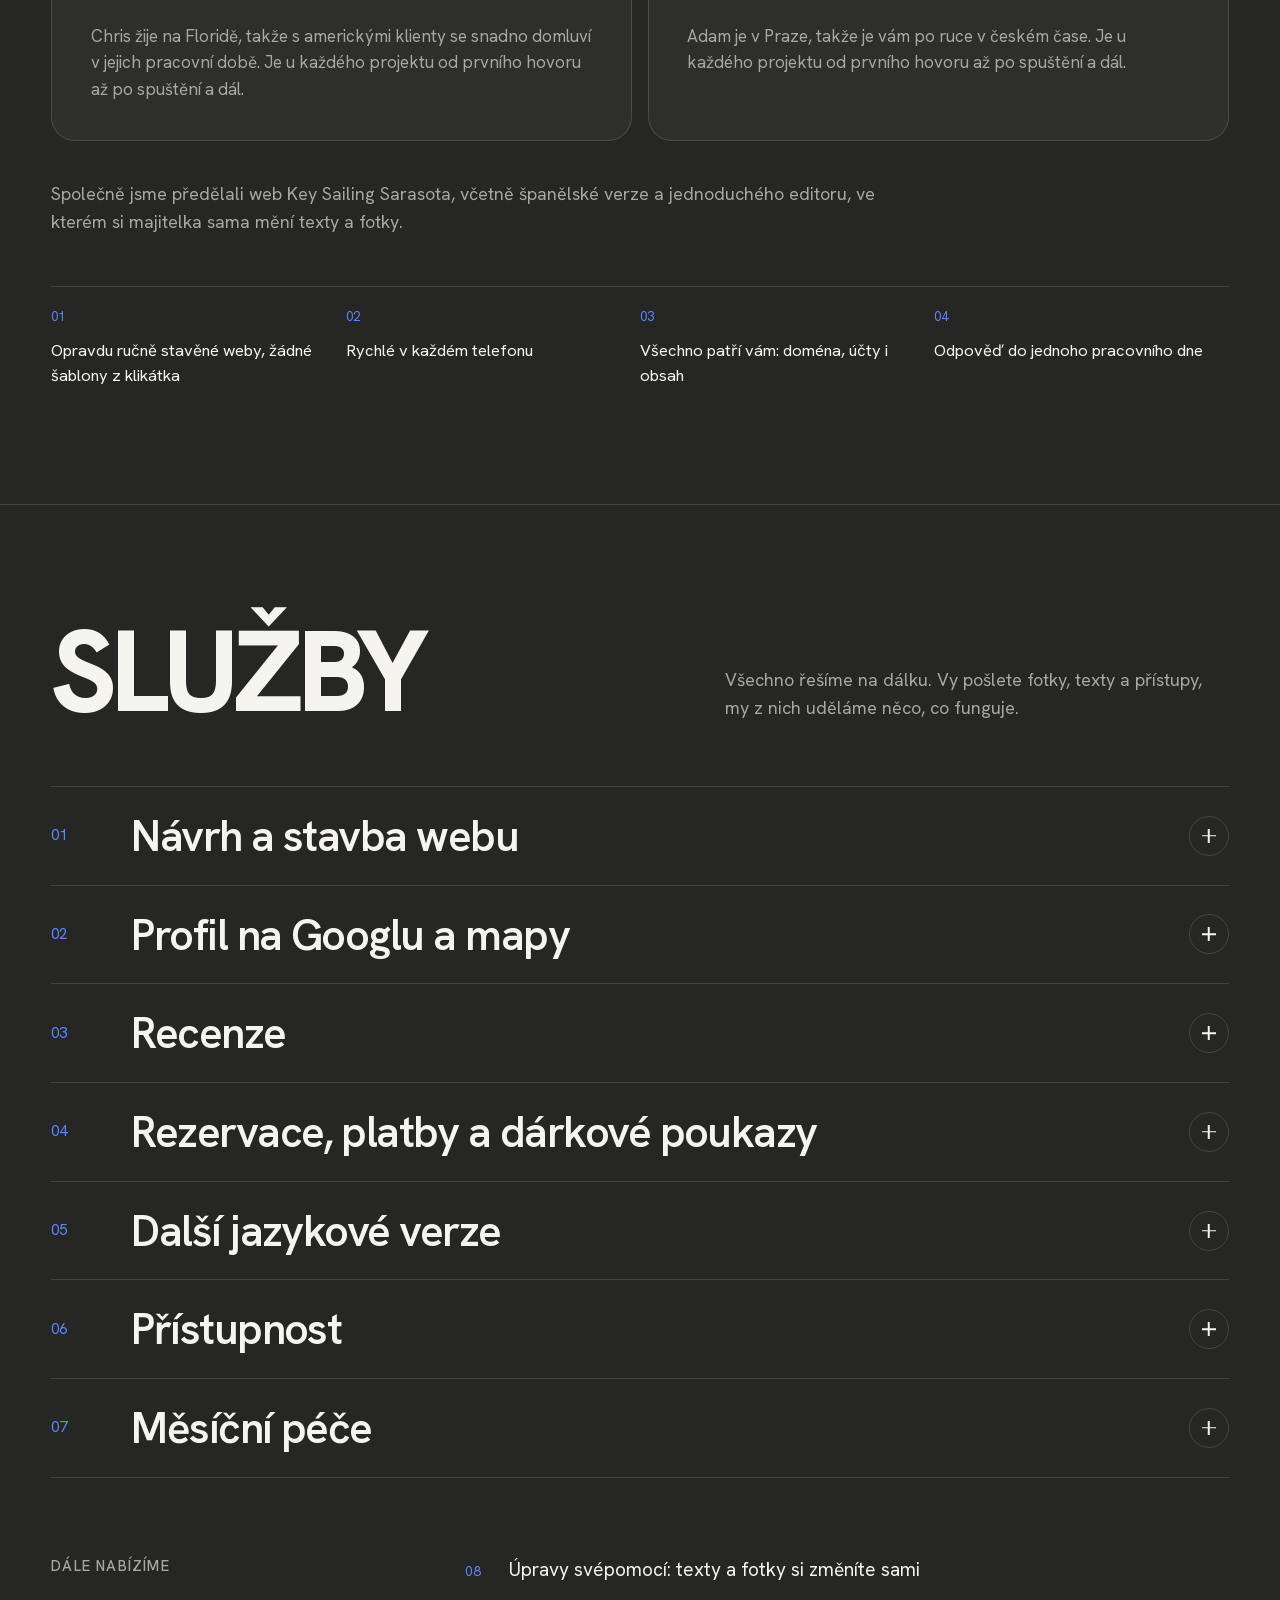
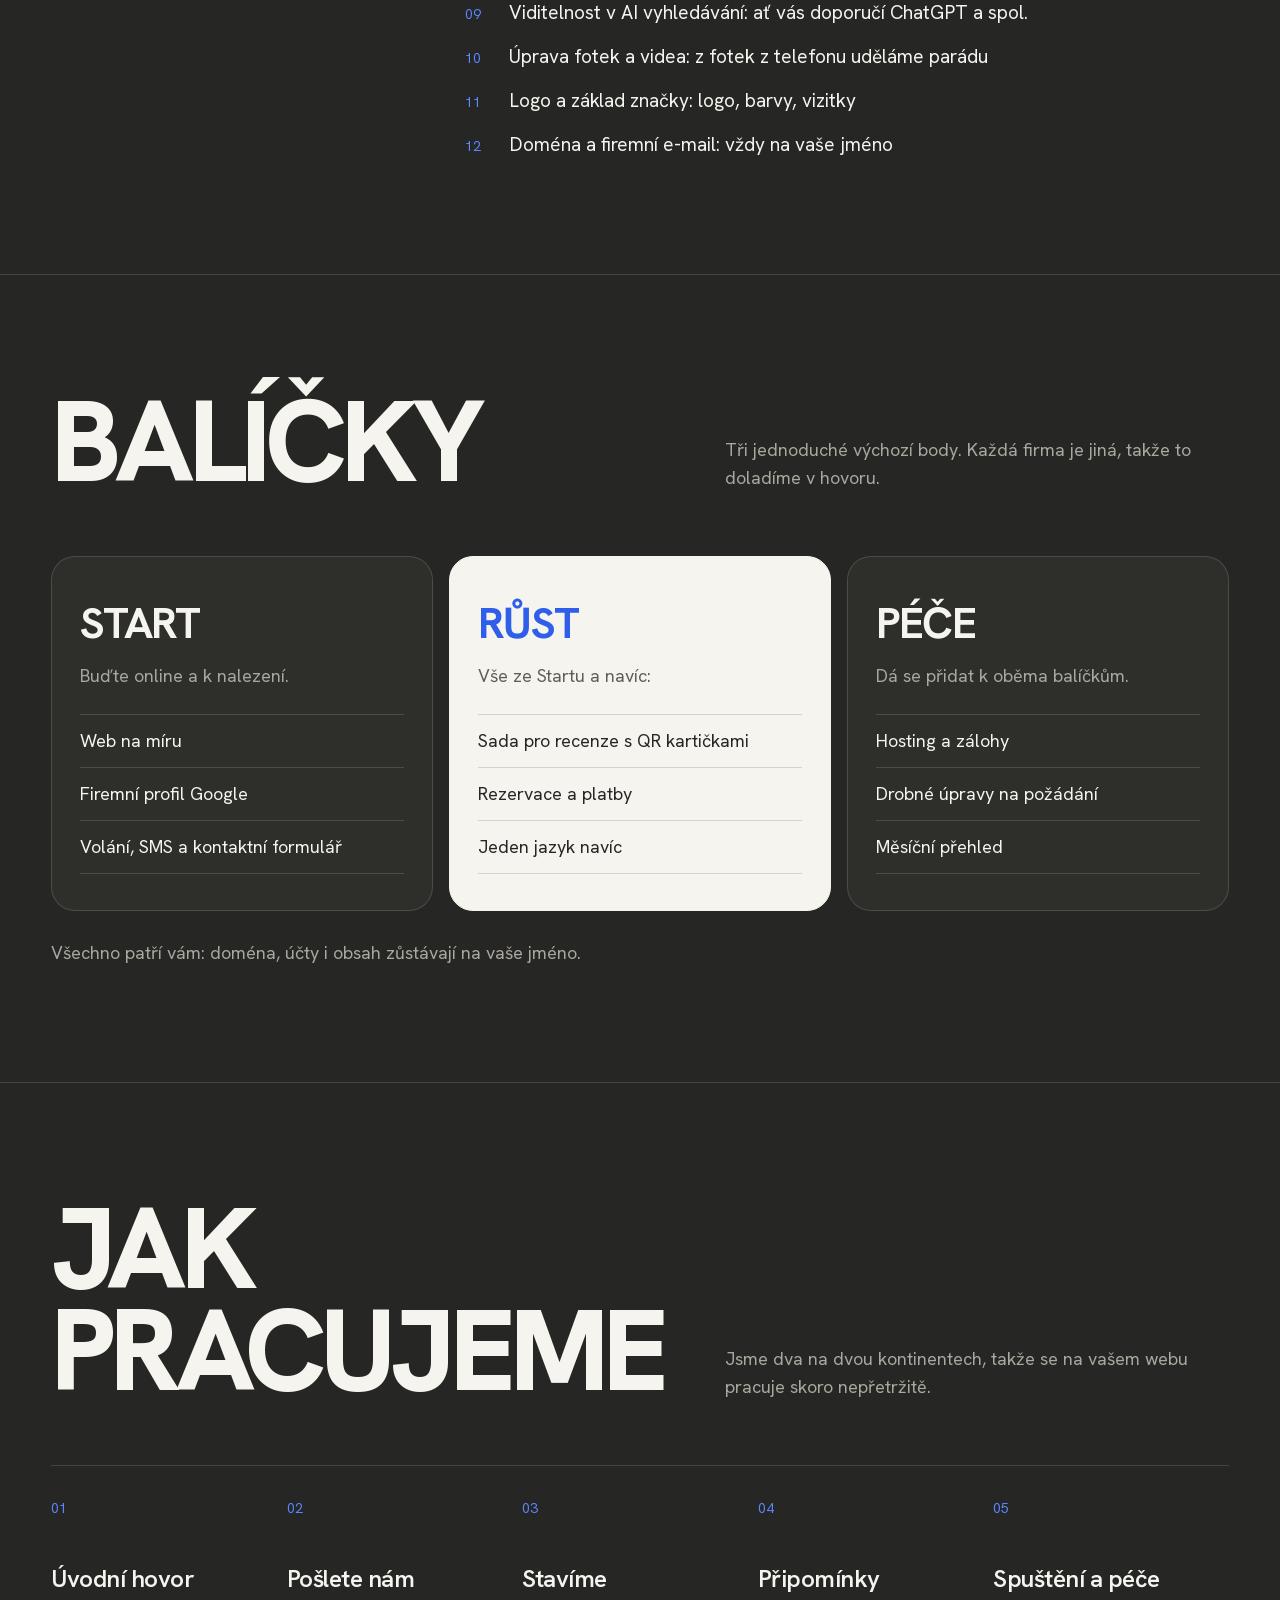
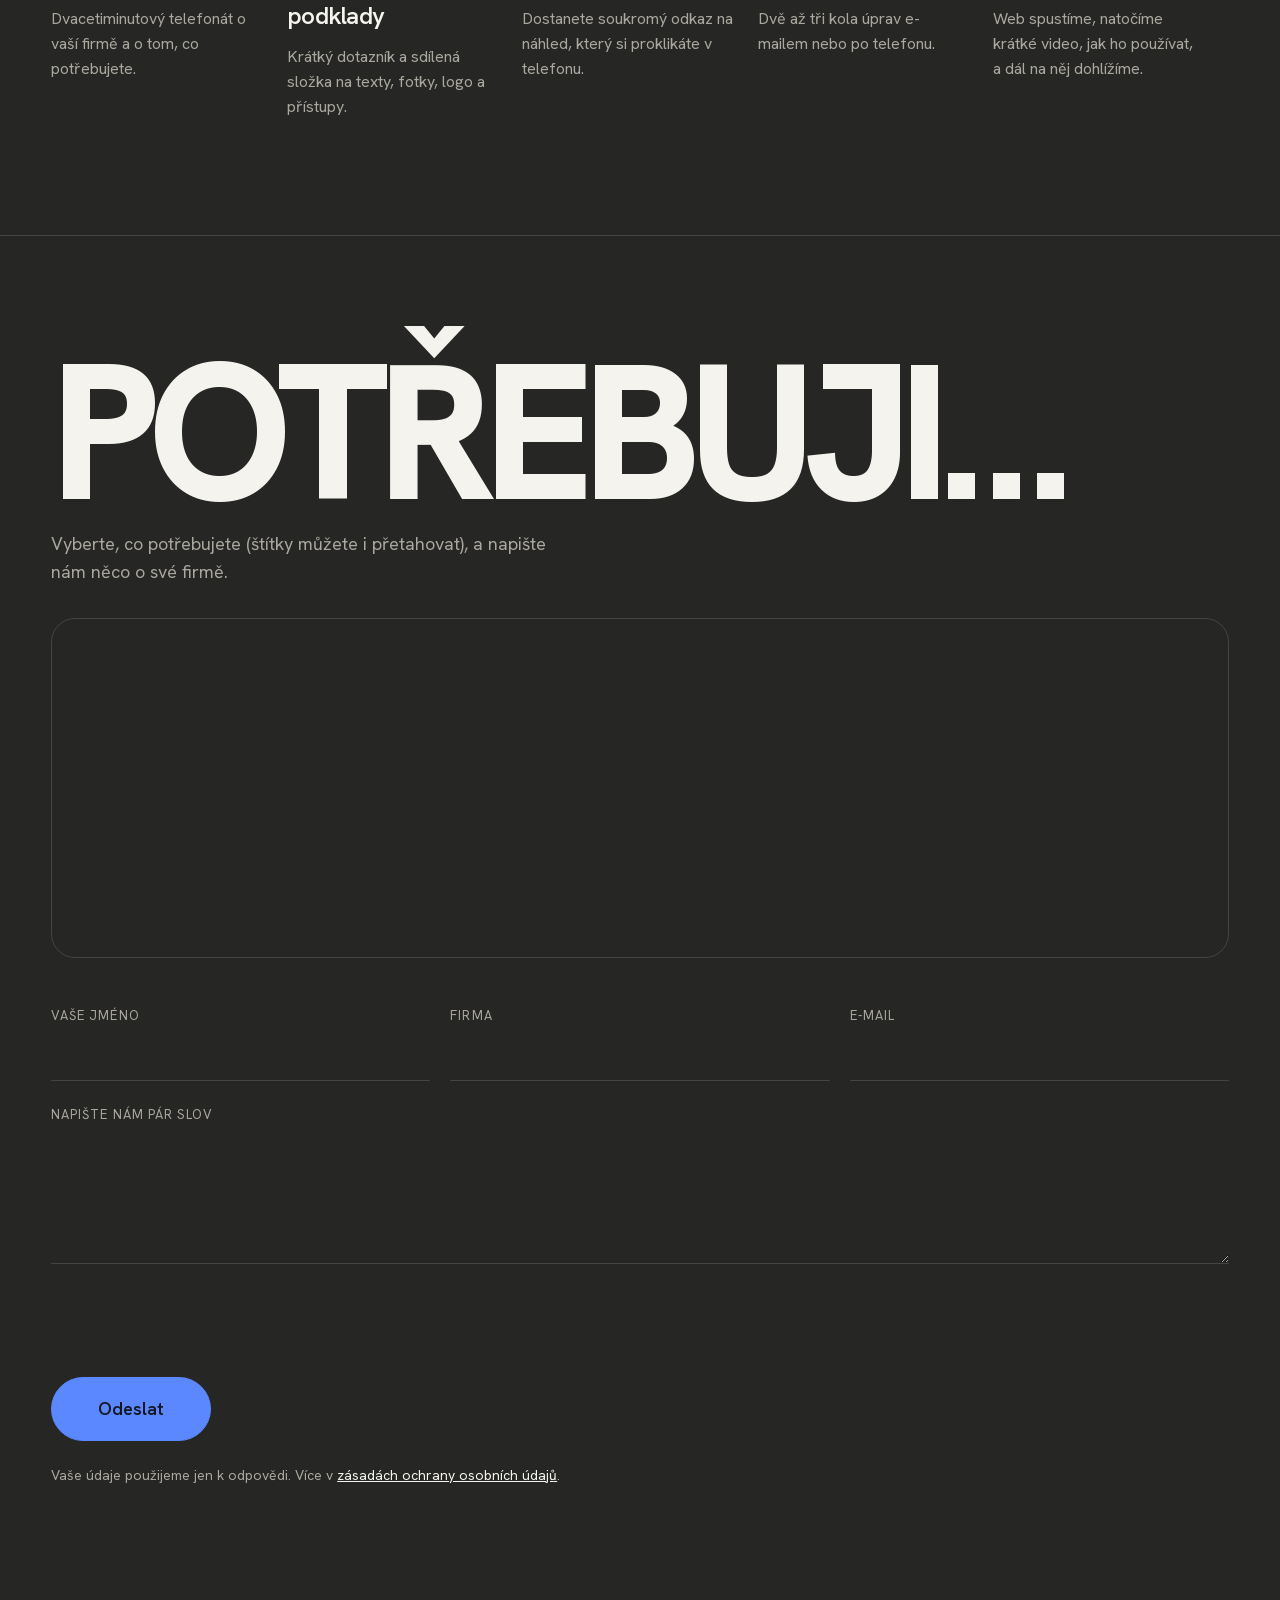
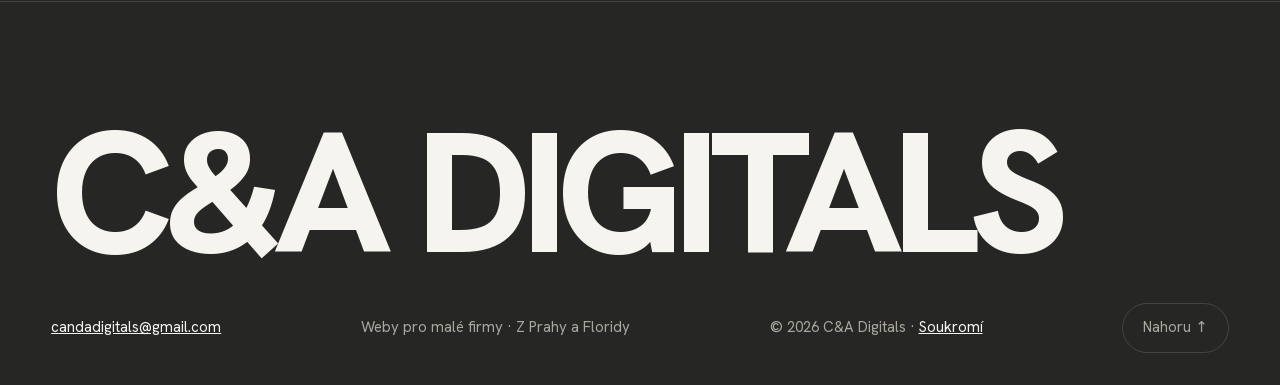
<file: site/cs/index.html>
<!doctype html>
<html lang="cs">
<head>
<meta charset="utf-8">
<meta name="viewport" content="width=device-width, initial-scale=1">
<title>C&amp;A Digitals | Weby pro malé firmy</title>
<meta name="description" content="C&amp;A Digitals je webové studio dvou lidí. Navrhujeme, stavíme a spravujeme weby pro malé firmy: profily na Googlu, recenze, rezervace, další jazyky a měsíční péče.">
<meta name="theme-color" content="#262624">
<meta property="og:type" content="website">
<meta property="og:site_name" content="C&amp;A Digitals">
<meta property="og:title" content="C&amp;A Digitals | Weby pro malé firmy">
<meta property="og:description" content="Chris a Adam, webové studio dvou lidí. Navrhujeme, stavíme a spravujeme weby pro malé firmy.">
<meta property="og:url" content="https://candadigitals.com/cs/">
<meta property="og:image" content="https://candadigitals.com/images/og.jpg">
<meta property="og:image:width" content="1200">
<meta property="og:image:height" content="630">
<meta property="og:image:alt" content="C&amp;A Digitals: Postavíme vám web. A pak se o něj postaráme.">
<meta name="twitter:card" content="summary_large_image">
<link rel="canonical" href="https://candadigitals.com/cs/">
<link rel="alternate" hreflang="en" href="https://candadigitals.com/">
<link rel="alternate" hreflang="es" href="https://candadigitals.com/es/">
<link rel="alternate" hreflang="cs" href="https://candadigitals.com/cs/">
<link rel="alternate" hreflang="x-default" href="https://candadigitals.com/">
<link rel="icon" href="../brand/icon-dark.svg" type="image/svg+xml">
<script type="application/ld+json">
{
  "@context": "https://schema.org",
  "@graph": [
    {
      "@type": "WebSite",
      "@id": "https://candadigitals.com/#website",
      "url": "https://candadigitals.com/",
      "name": "C&A Digitals",
      "alternateName": ["C and A Digitals", "CandA Digitals"],
      "inLanguage": "cs",
      "publisher": { "@id": "https://candadigitals.com/#studio" }
    },
    {
      "@type": "ProfessionalService",
      "@id": "https://candadigitals.com/#studio",
      "name": "C&A Digitals",
      "alternateName": ["C and A Digitals", "CandA Digitals"],
      "url": "https://candadigitals.com/",
      "logo": "https://candadigitals.com/brand/icon-dark.svg",
      "image": "https://candadigitals.com/images/og.jpg",
      "email": "candadigitals@gmail.com",
      "description": "Webové studio dvou lidí. Navrhujeme, stavíme a spravujeme weby pro malé firmy, celé na dálku.",
      "areaServed": { "@type": "Country", "name": "United States" },
      "founder": [
        { "@type": "Person", "name": "Adam" },
        { "@type": "Person", "name": "Chris" }
      ],
      "knowsLanguage": ["en", "es", "cs"],
      "hasOfferCatalog": {
        "@type": "OfferCatalog",
        "name": "Services",
        "itemListElement": [
          { "@type": "Offer", "itemOffered": { "@type": "Service", "name": "Website design and build" } },
          { "@type": "Offer", "itemOffered": { "@type": "Service", "name": "Google Business Profile and maps listings" } },
          { "@type": "Offer", "itemOffered": { "@type": "Service", "name": "Reviews kit" } },
          { "@type": "Offer", "itemOffered": { "@type": "Service", "name": "Bookings, payments and gift cards" } },
          { "@type": "Offer", "itemOffered": { "@type": "Service", "name": "Other language versions" } },
          { "@type": "Offer", "itemOffered": { "@type": "Service", "name": "Website accessibility (ADA)" } },
          { "@type": "Offer", "itemOffered": { "@type": "Service", "name": "Monthly website care" } }
        ]
      }
    }
  ]
}
</script>
<link rel="preload" href="../fonts/hanken-grotesk-latin.woff2" as="font" type="font/woff2" crossorigin>
<link rel="stylesheet" href="../style.css?v=28">
<script>document.documentElement.classList.add('js')</script>
</head>
<body>

<a class="skip" href="#main">Přeskočit na obsah</a>

<header class="header">
  <div class="header-fade" aria-hidden="true"><span></span><span></span></div>
  <a class="brand" href="#top" aria-label="C&amp;A Digitals, zpět nahoru">
    <svg class="brand-mark" viewBox="0 0 96 96" aria-hidden="true"><polygon class="accent-fill" points="48,12 84,30 48,48 12,30" stroke-width="4" stroke-linejoin="round"/><path d="M12 48 L48 66 L84 48 M12 64 L48 82 L84 64" fill="none" stroke="currentColor" stroke-width="7" stroke-linecap="round" stroke-linejoin="round"/></svg>
    <span>C&amp;A Digitals</span>
  </a>
  <nav class="lang" aria-label="Jazyk">
    <a href="/" hreflang="en" lang="en">EN</a>
    <a href="/es/" hreflang="es" lang="es">ES</a>
    <a href="/cs/" hreflang="cs" lang="cs" aria-current="page">CS</a>
  </nav>
  <button class="menu-btn" type="button" aria-expanded="false" aria-controls="menu">
    <span class="menu-open">menu.</span><span class="menu-close">zavřít.</span>
  </button>
</header>

<nav class="menu" id="menu" aria-label="Hlavní" hidden>
  <ul>
    <li><a href="#work"><small>01</small>Práce</a></li>
    <li><a href="#about"><small>02</small>O nás</a></li>
    <li><a href="#services"><small>03</small>Služby</a></li>
    <li><a href="#packages"><small>04</small>Balíčky</a></li>
    <li><a href="#process"><small>05</small>Jak pracujeme</a></li>
    <li><a href="#contact"><small>06</small>Kontakt</a></li>
  </ul>
  <p class="menu-foot">candadigitals@gmail.com</p>
</nav>

<main id="main">

  <!-- Hero: the logo's three layers, exploded -->
  <section class="lh" id="top">
    <div class="lh-copy">
      <h1 class="lh-title">Postavíme vám web. <span class="accent">A pak se o něj postaráme.</span></h1>
      <div class="lh-ctas">
        <a class="btn magnetic" href="#contact"><span>Domluvit hovor zdarma</span></a>
        <a class="btn btn-ghost magnetic" href="#work"><span>Ukázky práce</span></a>
      </div>
      <p class="lh-lead">Design, Google, recenze, rezervace i měsíční péče od malého týmu, který zvedne telefon, když zavoláte.</p>
      <ul class="lh-trust">
        <li><svg viewBox="0 0 24 24" aria-hidden="true"><path d="M5 12.5l4.5 4.5L19 7.5"/></svg>Na míru, žádné šablony</li>
        <li><svg viewBox="0 0 24 24" aria-hidden="true"><path d="M5 12.5l4.5 4.5L19 7.5"/></svg>Všechno patří vám</li>
        <li><svg viewBox="0 0 24 24" aria-hidden="true"><path d="M5 12.5l4.5 4.5L19 7.5"/></svg>Odpověď do jednoho pracovního dne</li>
      </ul>
    </div>

    <div class="lh-art">
      <svg viewBox="-190 -150 650 650" role="img" aria-labelledby="lh-art-title">
        <title id="lh-art-title">Tři vrstvy: nahoře být vidět na Googlu, uprostřed váš web, dole péče a aktualizace.</title>
        <defs>
          <filter id="soft" x="-50%" y="-50%" width="200%" height="200%"><feGaussianBlur stdDeviation="16"/></filter>
          <!-- one slab = top face + left face + right face (half-width 150, half-height 75, thickness 26) -->
          <g id="slab-shape">
            <polygon class="f-left" points="-150,0 0,75 0,101 -150,26"/>
            <polygon class="f-right" points="0,75 150,0 150,26 0,101"/>
            <polygon class="f-top" points="0,-75 150,0 0,75 -150,0"/>
          </g>
        </defs>

        <!-- floor shadow -->
        <ellipse cx="0" cy="424" rx="170" ry="40" fill="#000" opacity="0.35" filter="url(#soft)"/>

        <!-- bottom: care -->
        <g class="slab s-bot" transform="translate(0,320)">
          <g class="intro"><g class="spread"><g class="bob">
            <g style="--top:#4a4a45;--left:#393935;--right:#2e2e2b">
              <polygon points="-150,0 0,75 0,101 -150,26" fill="#393935"/>
              <polygon points="0,75 150,0 150,26 0,101" fill="#2e2e2b"/>
              <polygon points="0,-75 150,0 0,75 -150,0" fill="#4a4a45"/>
            </g>
            <g transform="matrix(1.5,-0.75,1.5,0.75,-150,0)">
              <path d="M50 12 L80 24 V48 C80 67 67 80 50 87 C33 80 20 67 20 48 V24 Z" fill="rgba(93,202,165,0.16)" stroke="#5DCAA5" stroke-width="3" stroke-linejoin="round"/>
              <path d="M46.7 44 L43.3 54 L64.7 46" fill="none" stroke="#5DCAA5" stroke-width="5" stroke-linecap="round" stroke-linejoin="round"/>
            </g>
          </g></g></g>
        </g>

        <!-- middle: the website -->
        <g class="slab s-mid" transform="translate(0,160)">
          <g class="intro"><g class="spread"><g class="bob">
            <polygon points="-150,0 0,75 0,101 -150,26" fill="#d6d3c8"/>
            <polygon points="0,75 150,0 150,26 0,101" fill="#bdbaae"/>
            <polygon points="0,-75 150,0 0,75 -150,0" fill="#F5F4EE"/>
            <g transform="matrix(1.5,-0.75,1.5,0.75,-150,0)">
              <rect x="12" y="12" width="76" height="76" rx="7" fill="#ffffff" stroke="#262624" stroke-width="1.6"/>
              <path d="M12 24 H88" stroke="#262624" stroke-width="1.4"/>
              <circle cx="19" cy="18" r="2" fill="#F09595"/><circle cx="25" cy="18" r="2" fill="#FAC775"/><circle cx="31" cy="18" r="2" fill="#97C459"/>
              <rect x="18" y="30" width="64" height="26" rx="4" fill="#C9D6FF"/>
              <path d="M24 52 L36 40 L44 47 L52 38 L64 52 Z" fill="#5B87FF"/>
              <circle cx="70" cy="37" r="4" fill="#ffffff"/>
              <rect x="18" y="62" width="40" height="4" rx="2" fill="#262624"/>
              <rect x="18" y="70" width="30" height="3.5" rx="1.75" fill="#b4b2a9"/>
              <rect x="18" y="77" width="34" height="3.5" rx="1.75" fill="#b4b2a9"/>
              <rect x="62" y="70" width="20" height="10" rx="5" fill="#2F5EEB"/>
            </g>
          </g></g></g>
        </g>

        <!-- top: found on Google -->
        <g class="slab s-top" transform="translate(0,0)">
          <g class="intro"><g class="spread"><g class="bob">
            <polygon points="-150,0 0,75 0,101 -150,26" fill="#3E68D6"/>
            <polygon points="0,75 150,0 150,26 0,101" fill="#2E52B5"/>
            <polygon points="0,-75 150,0 0,75 -150,0" fill="#5B87FF"/>
            <g transform="matrix(1.5,-0.75,1.5,0.75,-150,0)">
              <rect x="14" y="26" width="72" height="48" rx="7" fill="#ffffff"/>
              <path d="M30 60 C30 60 21 51.5 21 45 A9 9 0 0 1 39 45 C39 51.5 30 60 30 60 Z" fill="#2F5EEB"/>
              <circle cx="30" cy="45" r="3.4" fill="#ffffff"/>
              <g fill="#E9A23B">
                <path d="M48 38 l2.2 4.4 4.8 .7 -3.5 3.4 .8 4.8 -4.3 -2.3 -4.3 2.3 .8 -4.8 -3.5 -3.4 4.8 -.7z"/>
                <path d="M61 38 l2.2 4.4 4.8 .7 -3.5 3.4 .8 4.8 -4.3 -2.3 -4.3 2.3 .8 -4.8 -3.5 -3.4 4.8 -.7z"/>
                <path d="M74 38 l2.2 4.4 4.8 .7 -3.5 3.4 .8 4.8 -4.3 -2.3 -4.3 2.3 .8 -4.8 -3.5 -3.4 4.8 -.7z"/>
              </g>
              <rect x="44" y="57" width="34" height="4" rx="2" fill="#262624"/>
              <rect x="44" y="64" width="24" height="3.5" rx="1.75" fill="#b4b2a9"/>
            </g>
          </g></g></g>
        </g>

        <!-- labels (desktop and tablet) -->
        <g class="labels">
          <g class="lbl l-top">
            <line class="lbl-line" x1="160" y1="0" x2="232" y2="0"/><circle class="lbl-dot" cx="160" cy="0" r="3.5"/>
            <text x="246" y="-12" class="lbl-n">01</text>
            <text x="246" y="11" class="lbl-t">Vidět na Googlu</text>
            <text x="246" y="33" class="lbl-s">Profil, recenze a rezervace</text>
          </g>
          <g class="lbl l-mid">
            <line class="lbl-line" x1="160" y1="160" x2="232" y2="160"/><circle class="lbl-dot" cx="160" cy="160" r="3.5"/>
            <text x="246" y="148" class="lbl-n">02</text>
            <text x="246" y="171" class="lbl-t">Váš web</text>
            <text x="246" y="193" class="lbl-s">Na míru, rychlý v telefonu</text>
          </g>
          <g class="lbl l-bot">
            <line class="lbl-line" x1="160" y1="320" x2="232" y2="320"/><circle class="lbl-dot" cx="160" cy="320" r="3.5"/>
            <text x="246" y="308" class="lbl-n">03</text>
            <text x="246" y="331" class="lbl-t">Péče a aktualizace</text>
            <text x="246" y="353" class="lbl-s">Zálohy, bezpečí, úpravy</text>
          </g>
        </g>
      </svg>

      <ol class="lh-legend">
        <li><span>01</span><p><strong>Vidět na Googlu</strong><em>Profil, recenze a rezervace</em></p></li>
        <li><span>02</span><p><strong>Váš web</strong><em>Na míru, rychlý v telefonu</em></p></li>
        <li><span>03</span><p><strong>Péče a aktualizace</strong><em>Zálohy, bezpečí, úpravy</em></p></li>
      </ol>
    </div>
  </section>

  <!-- Proof -->
  <div class="proof">
    <p class="proof-label">Nedávno spuštěné</p>
    <ul class="proof-list">
      <li><a href="https://siestakeysailing.com/" target="_blank" rel="noopener"><strong>Key Sailing Sarasota</strong> <span>Jachtařský charter č. 1 v Sarasotě</span></a></li>
    </ul>
  </div>

  <!-- Marquee -->
  <div class="marquee" aria-hidden="true">
    <div class="marquee-track">
      <span>Weby</span><span>Profily na Googlu</span><span>Recenze</span><span>Rezervace</span><span>Další jazyky</span><span>Přístupnost</span><span>Měsíční péče</span>
      <span>Weby</span><span>Profily na Googlu</span><span>Recenze</span><span>Rezervace</span><span>Další jazyky</span><span>Přístupnost</span><span>Měsíční péče</span>
    </div>
  </div>

  <!-- Intro -->
  <section class="intro">
    <p class="intro-text">Většina malých firem nepotřebuje drahou agenturu. Potřebuje web, který se rychle načte, dobře vypadá v telefonu, je vidět na Googlu a usnadní zavolat, objednat se nebo zaplatit. Vy nám pošlete, co máte, my uděláme zbytek a zůstaneme s vámi i po spuštění.</p>
  </section>

  <!-- Work -->
  <section class="section work" id="work">
    <div class="section-head">
      <h2 class="section-title">Práce</h2>
      <p class="section-note">Náš nejnovější web. Ten váš může být další.</p>
    </div>

    <ul class="work-list">
      <li>
        <a class="work-row" href="https://siestakeysailing.com/" target="_blank" rel="noopener" data-img="../images/work/key-sailing.jpg">
          <span class="work-name">Key Sailing Sarasota</span>
          <span class="work-tag">Jachtařský charter · Sarasota, Florida</span>
          <span class="work-year">2026</span>
          <img class="work-thumb" src="../images/work/key-sailing.jpg" alt="Úvodní stránka Key Sailing Sarasota: plachetnice při západu slunce" loading="lazy" width="1200" height="750">
        </a>
      </li>
      <li>
        <a class="work-row work-row-next" href="#contact">
          <span class="work-name">Vaše firma</span>
          <span class="work-tag">Může být další</span>
          <span class="work-year">→</span>
        </a>
      </li>
    </ul>
    <div class="work-preview" aria-hidden="true"><img src="../images/work/key-sailing.jpg" alt=""></div>
  </section>

  <!-- About -->
  <section class="section about" id="about">
    <div class="section-head">
      <h2 class="section-title">O nás</h2>
      <p class="section-note">Dva lidé, dvě časová pásma, jedna schránka.</p>
    </div>

    <p class="about-lead">Žádní account manažeři, žádné předávání, žádný tým juniorů, které nikdy neuvidíte. Jsme dva kamarádi a všechno děláme spolu: mluvíme s vámi, navrhneme a postavíme váš web a staráme se o něj i dlouho po spuštění.</p>

    <div class="people">
      <article class="person">
        <p class="person-place">Palm Coast, Florida</p>
        <h3 class="person-name">Chris</h3>
        <p class="person-role">Spoluzakladatel</p>
        <p>Chris žije na Floridě, takže s americkými klienty se snadno domluví v jejich pracovní době. Je u každého projektu od prvního hovoru až po spuštění a dál.</p>
      </article>
      <article class="person">
        <p class="person-place">Praha, Česko</p>
        <h3 class="person-name">Adam</h3>
        <p class="person-role">Spoluzakladatel</p>
        <p>Adam je v Praze, takže je vám po ruce v českém čase. Je u každého projektu od prvního hovoru až po spuštění a dál.</p>
      </article>
    </div>

    <p class="about-together">Společně jsme předělali web Key Sailing Sarasota, včetně španělské verze a jednoduchého editoru, ve kterém si majitelka sama mění texty a fotky.</p>

    <ul class="promises">
      <li><span>01</span>Opravdu ručně stavěné weby, žádné šablony z klikátka</li>
      <li><span>02</span>Rychlé v každém telefonu</li>
      <li><span>03</span>Všechno patří vám: doména, účty i obsah</li>
      <li><span>04</span>Odpověď do jednoho pracovního dne</li>
    </ul>
  </section>

  <!-- Services -->
  <section class="section services" id="services">
    <div class="section-head">
      <h2 class="section-title">Služby</h2>
      <p class="section-note">Všechno řešíme na dálku. Vy pošlete fotky, texty a přístupy, my z nich uděláme něco, co funguje.</p>
    </div>

    <div class="acc">
      <details class="acc-item">
        <summary><span class="acc-num">01</span><span class="acc-title">Návrh a stavba webu</span><span class="acc-icon" aria-hidden="true"></span></summary>
        <div class="acc-body"><p>Web na míru vaší firmě, rychlý v každém telefonu a spuštěný na vaší vlastní doméně. Přecházíte ze starého webu? Zachováme vám pozice v Googlu, staré odkazy i e-mail.</p></div>
      </details>
      <details class="acc-item">
        <summary><span class="acc-num">02</span><span class="acc-title">Profil na Googlu a mapy</span><span class="acc-icon" aria-hidden="true"></span></summary>
        <div class="acc-body"><p>Založíme a vyladíme vám Firemní profil Google a k tomu Apple Mapy, Bing, Yelp a TripAdvisor, všude se stejnými údaji. Profil u Googlu ověříte vy (provedeme vás tím) a zbytek už zařídíme jako správci.</p></div>
      </details>
      <details class="acc-item">
        <summary><span class="acc-num">03</span><span class="acc-title">Recenze</span><span class="acc-icon" aria-hidden="true"></span></summary>
        <div class="acc-body"><p>Krátký odkaz a kartičky s QR kódem, aby spokojení zákazníci snadno napsali recenzi na Googlu. Navrhneme kartičky připravené k tisku a můžeme vám je poslat přes online tiskárnu.</p></div>
      </details>
      <details class="acc-item">
        <summary><span class="acc-num">04</span><span class="acc-title">Rezervace, platby a dárkové poukazy</span><span class="acc-icon" aria-hidden="true"></span></summary>
        <div class="acc-body"><p>Tlačítka pro volání, SMS a WhatsApp, kontaktní formuláře bez spamu, online rezervace, platby přes Stripe a dárkové poukazy. Účty zůstávají na vaše jméno, my je jen napojíme na web.</p></div>
      </details>
      <details class="acc-item">
        <summary><span class="acc-num">05</span><span class="acc-title">Další jazykové verze</span><span class="acc-icon" aria-hidden="true"></span></summary>
        <div class="acc-body"><p>Váš web v jazycích vašich zákazníků: angličtina, němčina, španělština a další. Přeložíme ho my a před spuštěním ho vždy zkontroluje rodilý mluvčí.</p></div>
      </details>
      <details class="acc-item">
        <summary><span class="acc-num">06</span><span class="acc-title">Přístupnost</span><span class="acc-icon" aria-hidden="true"></span></summary>
        <div class="acc-body"><p>Zkontrolujeme a opravíme web tak, aby ho mohli používat i lidé se čtečkou obrazovky, klávesnicí nebo zvětšeným písmem. Pomůže to vašim zákazníkům i tomu, jak web hodnotí Google.</p></div>
      </details>
      <details class="acc-item">
        <summary><span class="acc-num">07</span><span class="acc-title">Měsíční péče</span><span class="acc-icon" aria-hidden="true"></span></summary>
        <div class="acc-body"><p>Hosting, zálohy, drobné úpravy, kdykoli je potřebujete, a krátký měsíční přehled: kolik lidí web navštívilo, zavolalo, napsalo nebo se objednalo.</p></div>
      </details>
    </div>

    <div class="extras">
      <h3 class="extras-title">Dále nabízíme</h3>
      <ul class="extras-list">
        <li><span>08</span>Úpravy svépomocí: texty a fotky si změníte sami</li>
        <li><span>09</span>Viditelnost v AI vyhledávání: ať vás doporučí ChatGPT a spol.</li>
        <li><span>10</span>Úprava fotek a videa: z fotek z telefonu uděláme parádu</li>
        <li><span>11</span>Logo a základ značky: logo, barvy, vizitky</li>
        <li><span>12</span>Doména a firemní e-mail: vždy na vaše jméno</li>
      </ul>
    </div>
  </section>

  <!-- Packages -->
  <section class="section packages" id="packages">
    <div class="section-head">
      <h2 class="section-title">Balíčky</h2>
      <p class="section-note">Tři jednoduché výchozí body. Každá firma je jiná, takže to doladíme v hovoru.</p>
    </div>

    <div class="pkg-grid">
      <article class="pkg">
        <h3>Start</h3>
        <p class="pkg-sub">Buďte online a k nalezení.</p>
        <ul>
          <li>Web na míru</li>
          <li>Firemní profil Google</li>
          <li>Volání, SMS a kontaktní formulář</li>
        </ul>
      </article>
      <article class="pkg pkg-feature">
        <h3>Růst</h3>
        <p class="pkg-sub">Vše ze Startu a navíc:</p>
        <ul>
          <li>Sada pro recenze s QR kartičkami</li>
          <li>Rezervace a platby</li>
          <li>Jeden jazyk navíc</li>
        </ul>
      </article>
      <article class="pkg">
        <h3>Péče</h3>
        <p class="pkg-sub">Dá se přidat k oběma balíčkům.</p>
        <ul>
          <li>Hosting a zálohy</li>
          <li>Drobné úpravy na požádání</li>
          <li>Měsíční přehled</li>
        </ul>
      </article>
    </div>
    <p class="pkg-note">Všechno patří vám: doména, účty i obsah zůstávají na vaše jméno.</p>
  </section>

  <!-- Process -->
  <section class="section process" id="process">
    <div class="section-head">
      <h2 class="section-title">Jak pracujeme</h2>
      <p class="section-note">Jsme dva na dvou kontinentech, takže se na vašem webu pracuje skoro nepřetržitě.</p>
    </div>

    <ol class="steps">
      <li class="step"><span class="step-num">01</span><h3>Úvodní hovor</h3><p>Dvacetiminutový telefonát o vaší firmě a o tom, co potřebujete.</p></li>
      <li class="step"><span class="step-num">02</span><h3>Pošlete nám podklady</h3><p>Krátký dotazník a sdílená složka na texty, fotky, logo a přístupy.</p></li>
      <li class="step"><span class="step-num">03</span><h3>Stavíme</h3><p>Dostanete soukromý odkaz na náhled, který si proklikáte v telefonu.</p></li>
      <li class="step"><span class="step-num">04</span><h3>Připomínky</h3><p>Dvě až tři kola úprav e-mailem nebo po telefonu.</p></li>
      <li class="step"><span class="step-num">05</span><h3>Spuštění a péče</h3><p>Web spustíme, natočíme krátké video, jak ho používat, a dál na něj dohlížíme.</p></li>
    </ol>
  </section>

  <!-- Contact -->
  <section class="section contact" id="contact">
    <h2 class="contact-title">Potřebuji<span aria-hidden="true">…</span></h2>
    <p class="section-note">Vyberte, co potřebujete (štítky můžete i přetahovat), a napište nám něco o své firmě.</p>

    <div class="chips" role="group" aria-label="Co potřebujete?">
      <button type="button" class="chip" aria-pressed="false">web</button>
      <button type="button" class="chip" aria-pressed="false">nový web</button>
      <button type="button" class="chip" aria-pressed="false">profil na Googlu</button>
      <button type="button" class="chip" aria-pressed="false">víc recenzí</button>
      <button type="button" class="chip" aria-pressed="false">online rezervace</button>
      <button type="button" class="chip" aria-pressed="false">platby</button>
      <button type="button" class="chip" aria-pressed="false">další jazyk</button>
      <button type="button" class="chip" aria-pressed="false">přístupnost</button>
      <button type="button" class="chip" aria-pressed="false">měsíční péče</button>
      <button type="button" class="chip" aria-pressed="false">logo</button>
    </div>

    <form class="form" action="/api/contact" method="post" novalidate>
      <div class="field"><label for="f-name">Vaše jméno</label><input id="f-name" name="name" autocomplete="name" required></div>
      <div class="field"><label for="f-biz">Firma</label><input id="f-biz" name="business" autocomplete="organization"></div>
      <div class="field"><label for="f-email">E-mail</label><input id="f-email" name="email" type="email" autocomplete="email" required></div>
      <div class="field field-wide"><label for="f-msg">Napište nám pár slov</label><textarea id="f-msg" name="message" rows="4"></textarea></div>
      <input type="hidden" name="needs">
      <input type="hidden" name="lang" value="cs">
      <!-- Honeypot: hidden from people, bots fill it in and the message is dropped. -->
      <div class="hp" aria-hidden="true"><label for="f-website">Website</label><input id="f-website" name="website" tabindex="-1" autocomplete="off"></div>
      <!-- Cloudflare Turnstile spam check (widget "C&A Digitals": candadigitals.com + pages.dev). -->
      <div class="cf-turnstile field-wide" data-sitekey="0x4AAAAAAFgp_X2hEJ11RfCa" data-theme="dark" data-language="cs"></div>
      <!-- The normal widget is 300px wide; on very narrow phones use the compact one so it isn't cut off. -->
      <script>if (window.innerWidth < 360) document.currentScript.previousElementSibling.dataset.size = 'compact';</script>
      <div class="form-foot">
        <button class="btn magnetic" type="submit"><span>Odeslat</span></button>
        <p class="form-status" role="status" aria-live="polite"></p>
      </div>
      <p class="form-legal field-wide">Vaše údaje použijeme jen k odpovědi. Více v <a href="privacy.html">zásadách ochrany osobních údajů</a>.</p>
    </form>
  </section>

</main>

<footer class="footer">
  <p class="footer-word" aria-hidden="true">C&amp;A Digitals</p>
  <div class="footer-row">
    <a href="mailto:candadigitals@gmail.com">candadigitals@gmail.com</a>
    <span>Weby pro malé firmy · Z Prahy a Floridy</span>
    <span>© 2026 C&amp;A Digitals · <a href="privacy.html">Soukromí</a></span>
    <button class="to-top magnetic" type="button"><span>Nahoru ↑</span></button>
  </div>
</footer>

<script src="../js/vendor/gsap.min.js" defer></script>
<script src="../js/vendor/ScrollTrigger.min.js" defer></script>
<script src="../js/vendor/lenis.min.js" defer></script>
<script src="../js/vendor/matter.min.js" defer></script>
<script src="https://challenges.cloudflare.com/turnstile/v0/api.js" async defer></script>
<script src="../js/main.js?v=20" defer></script>
</body>
</html>
</file>
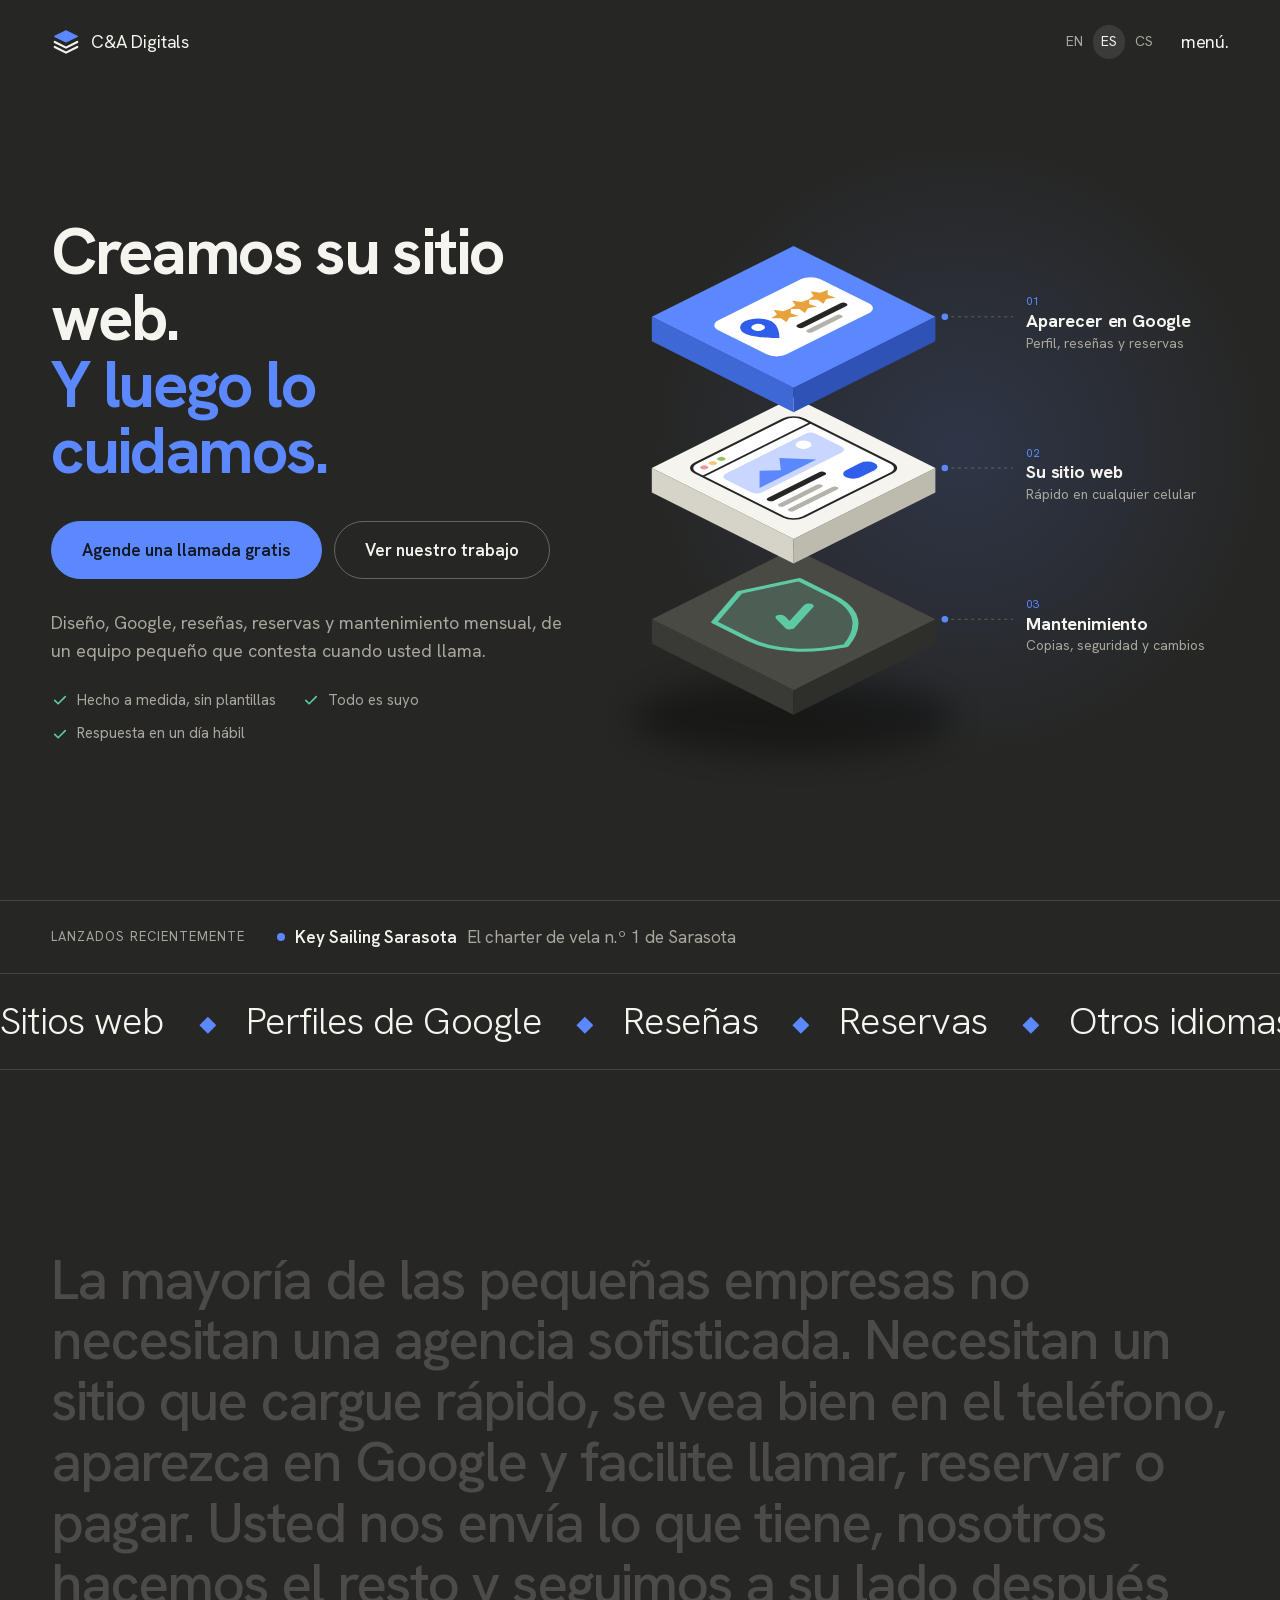
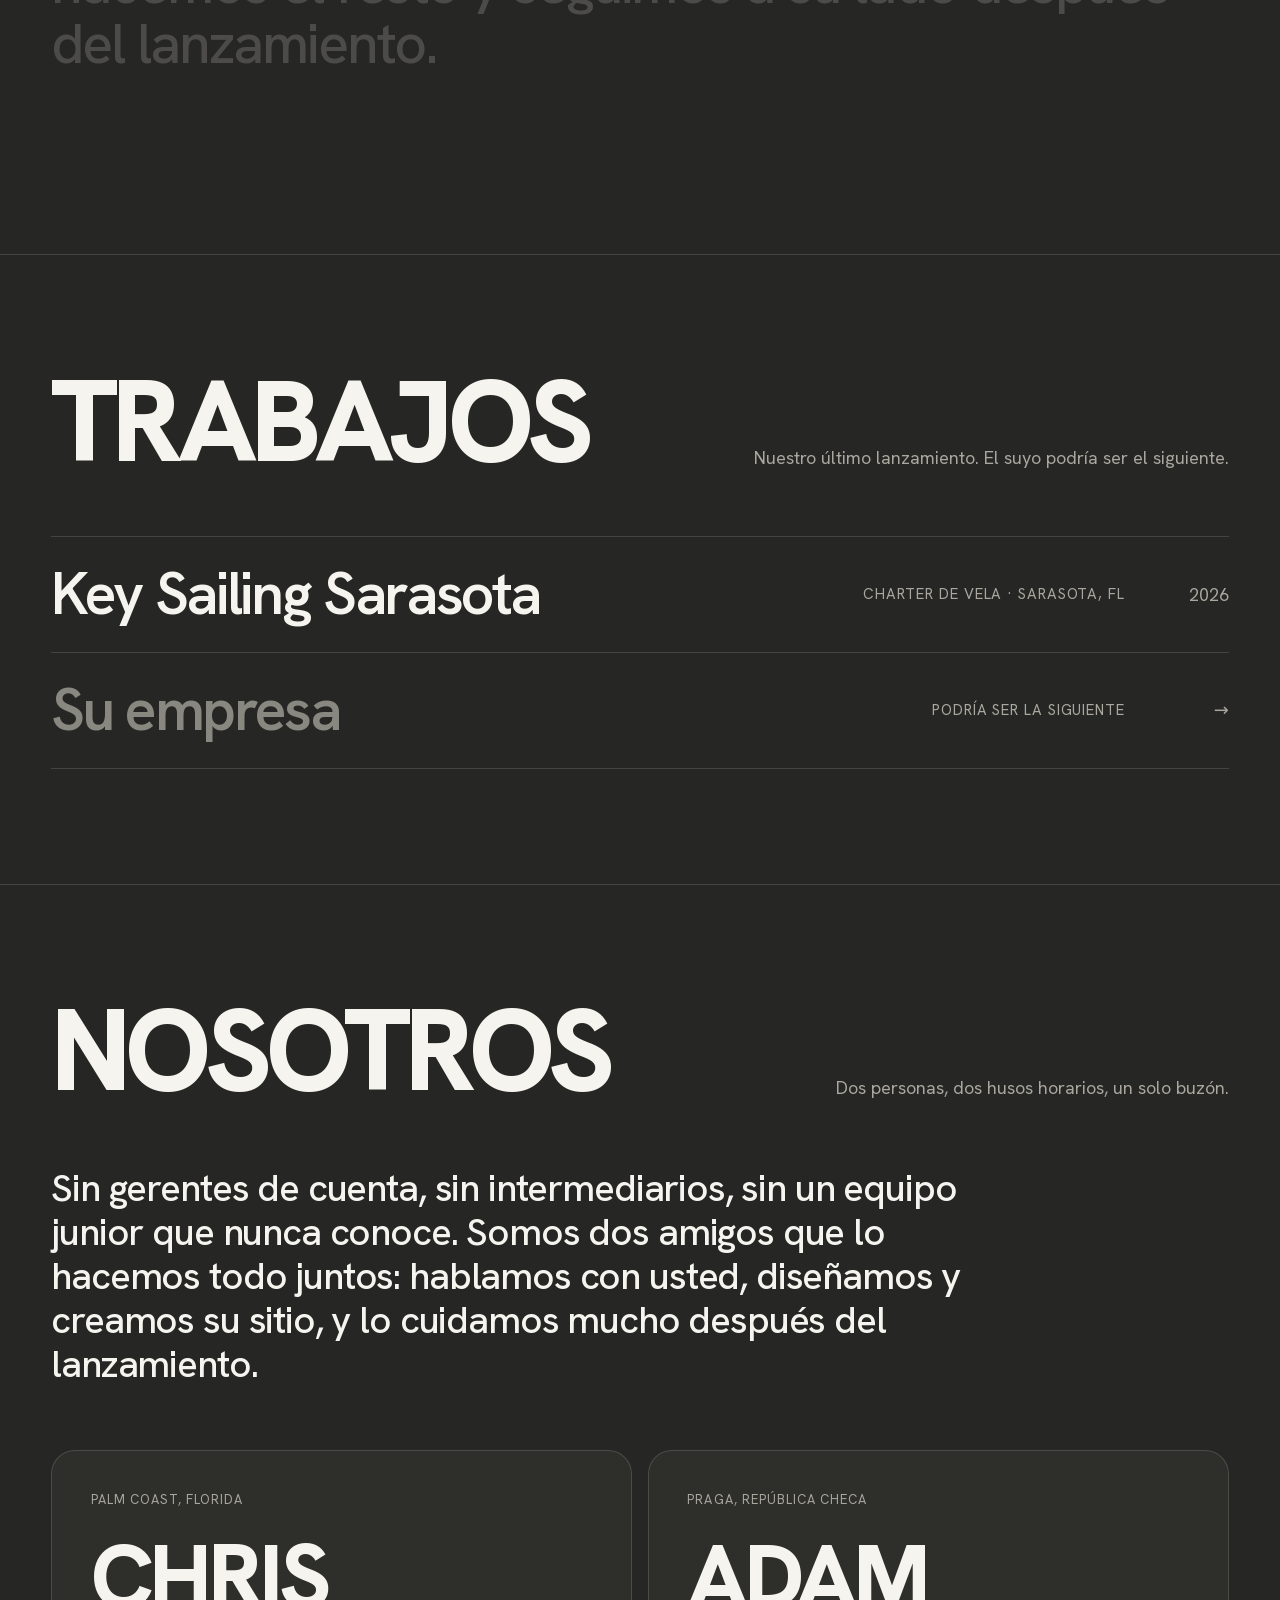
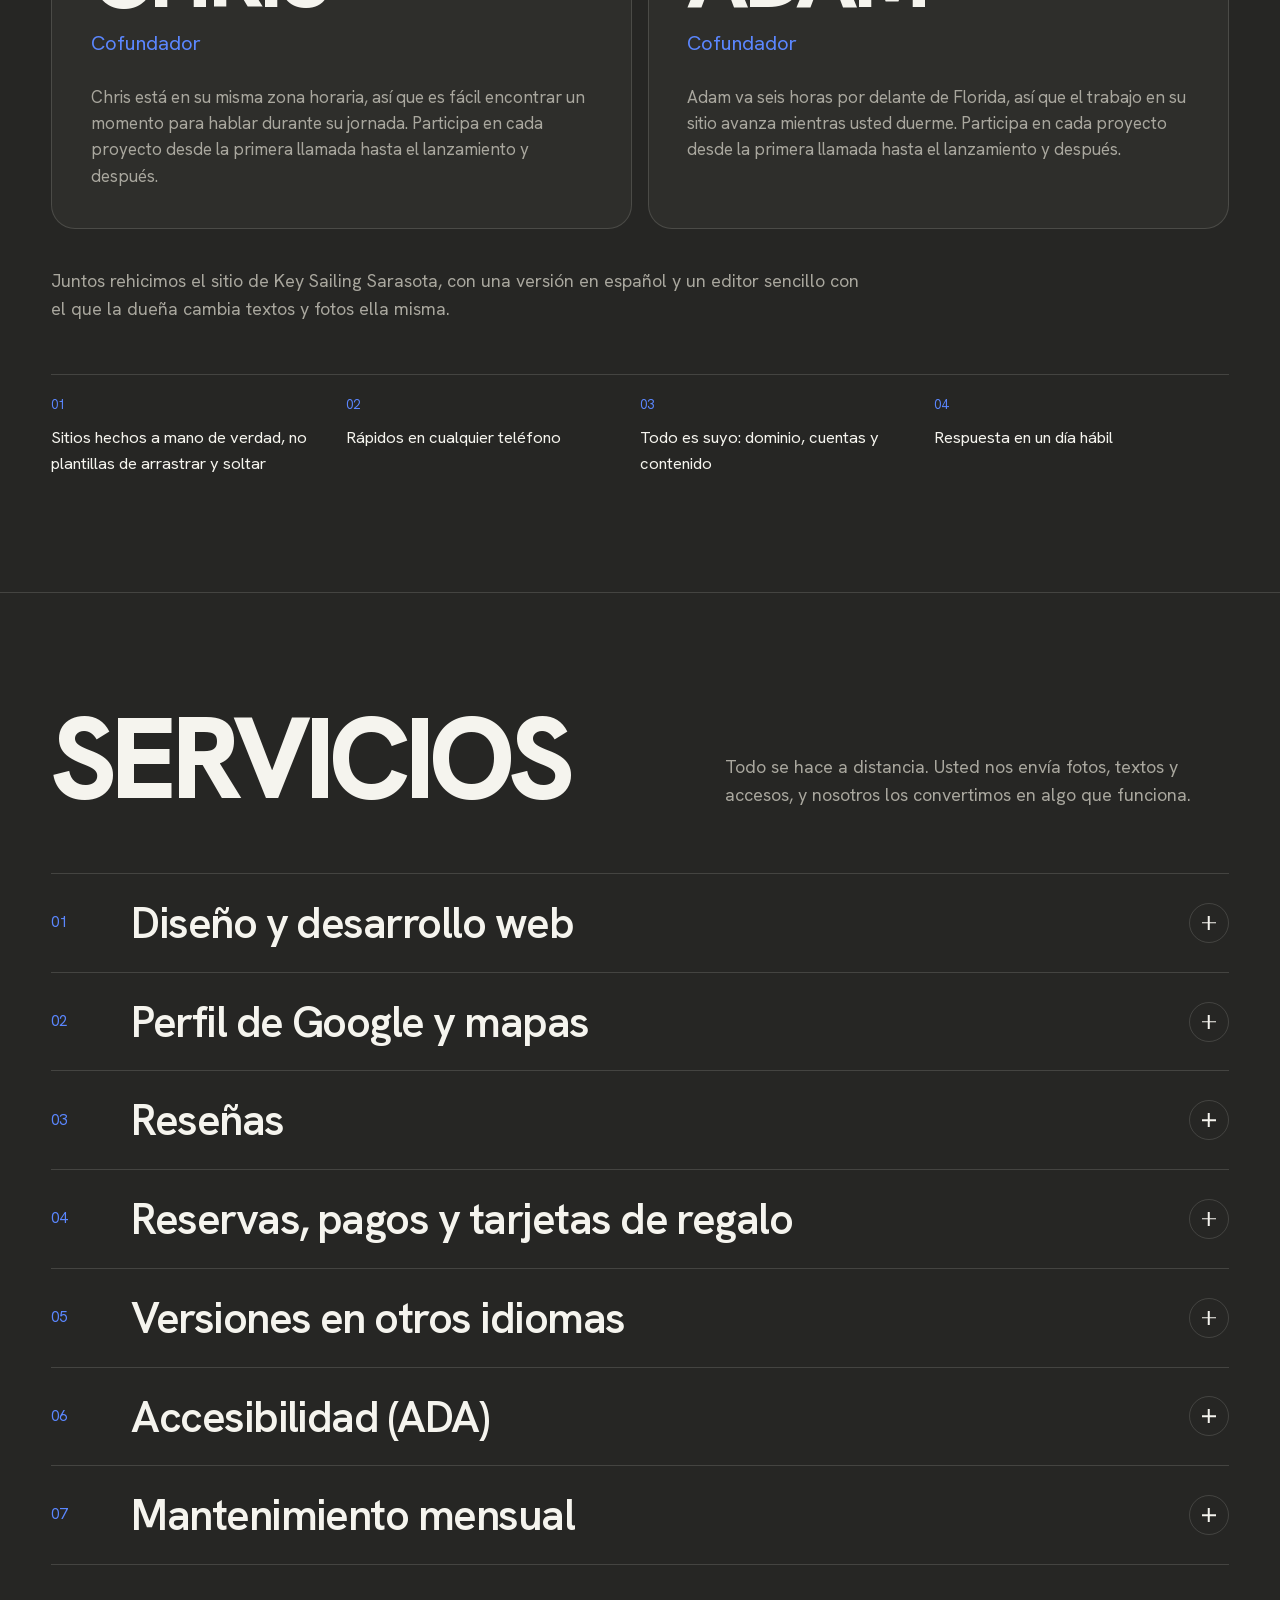
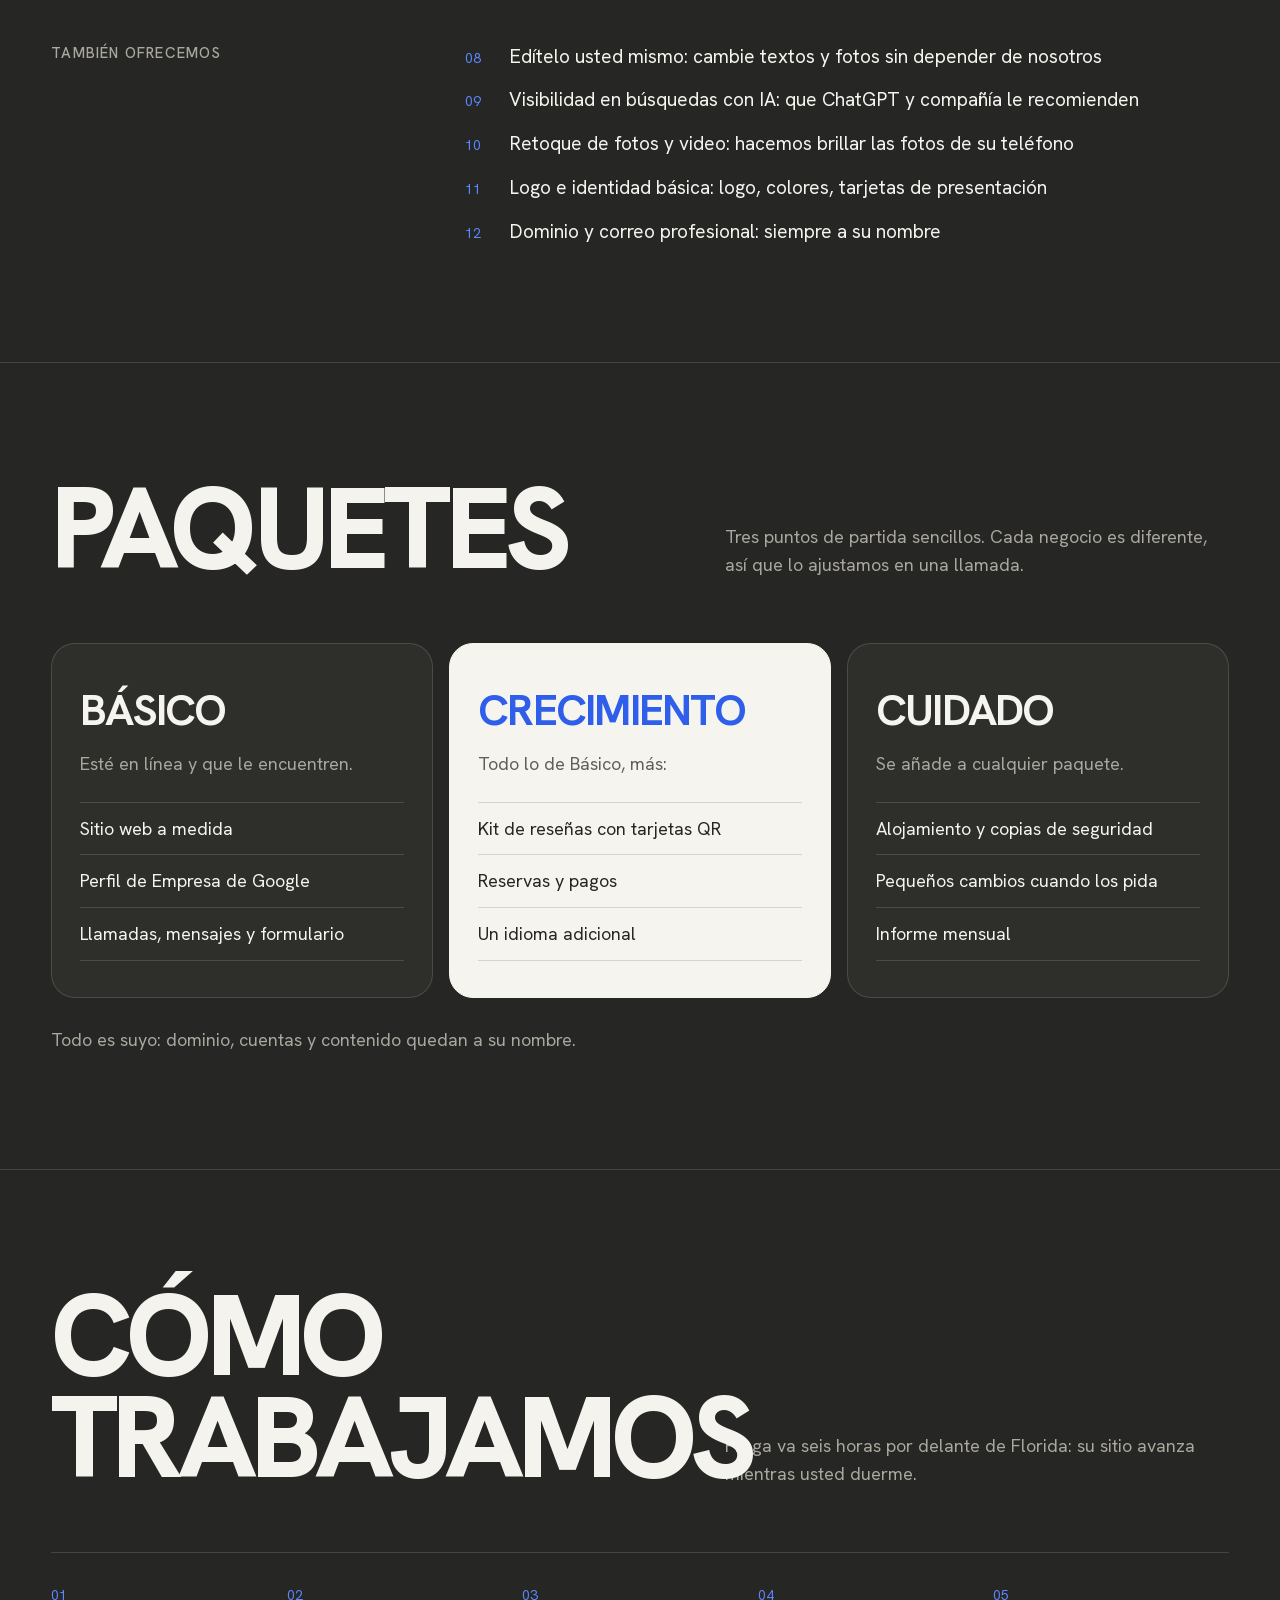
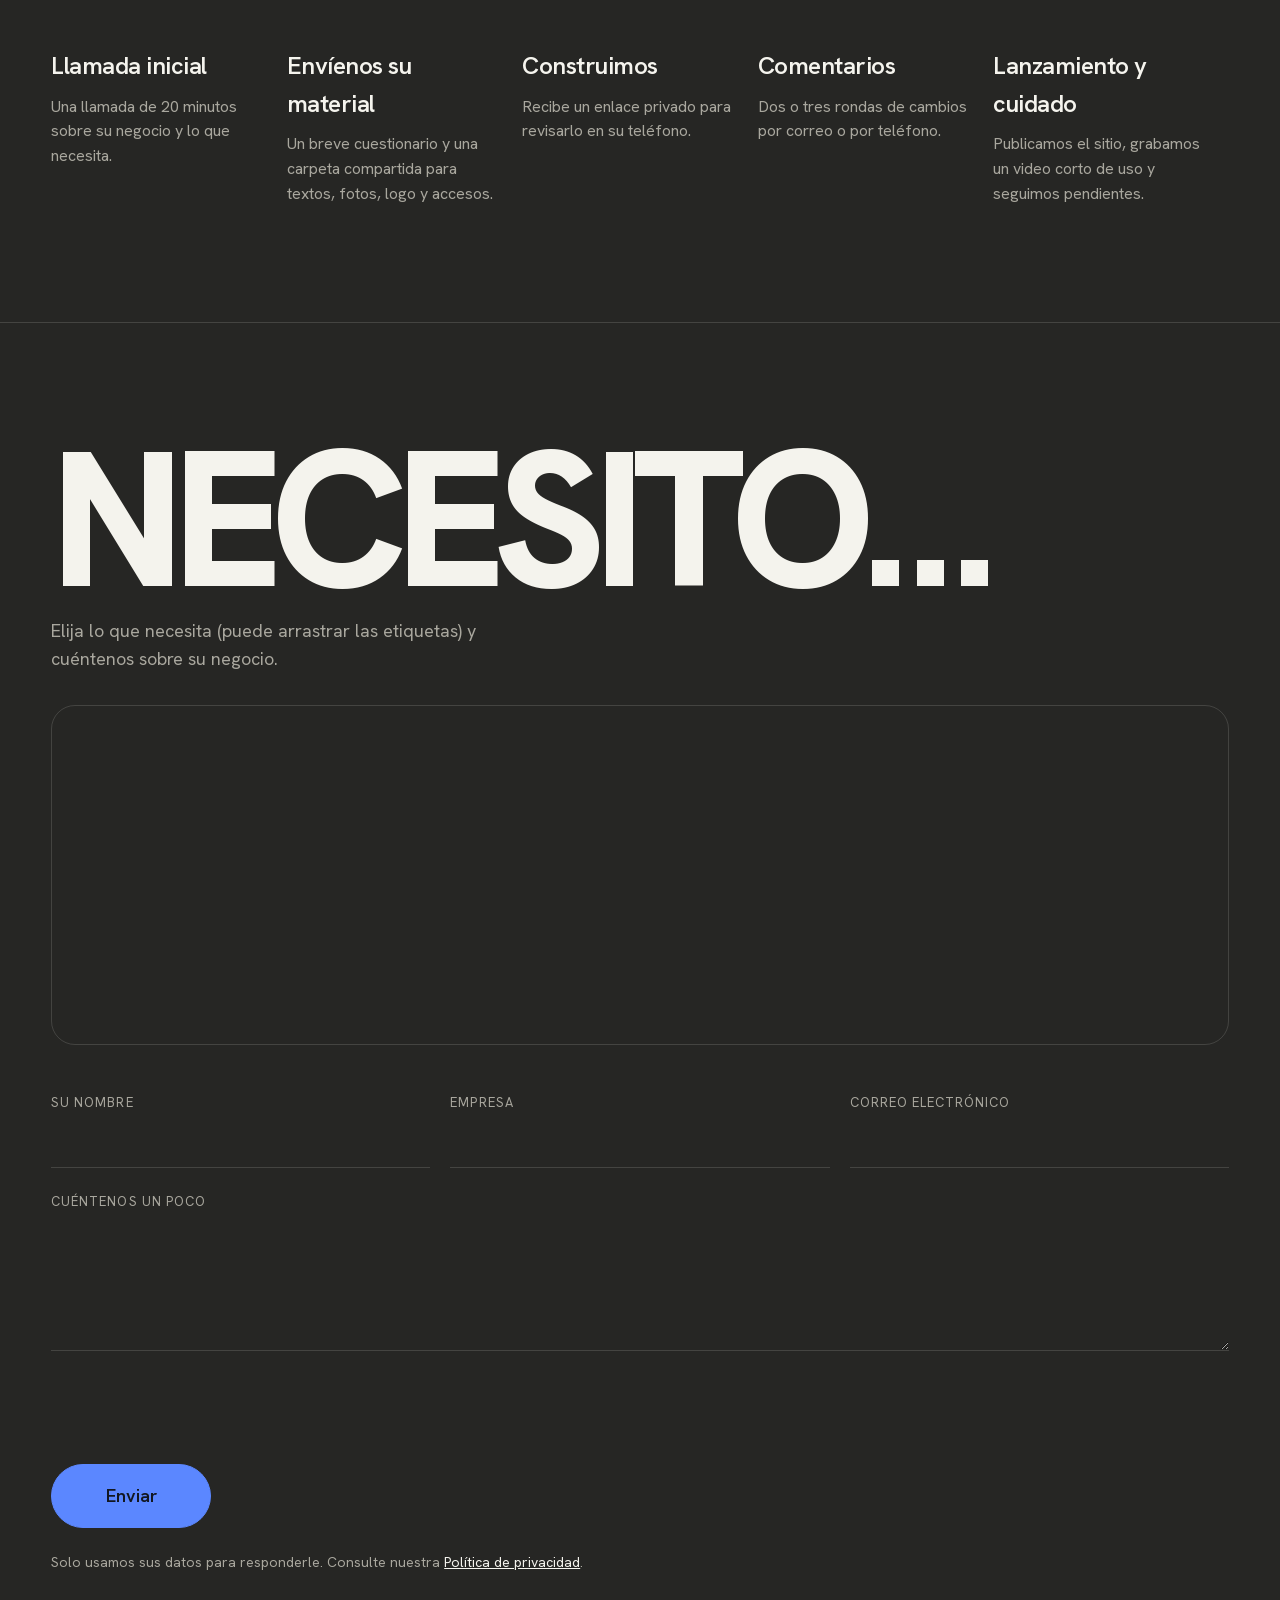
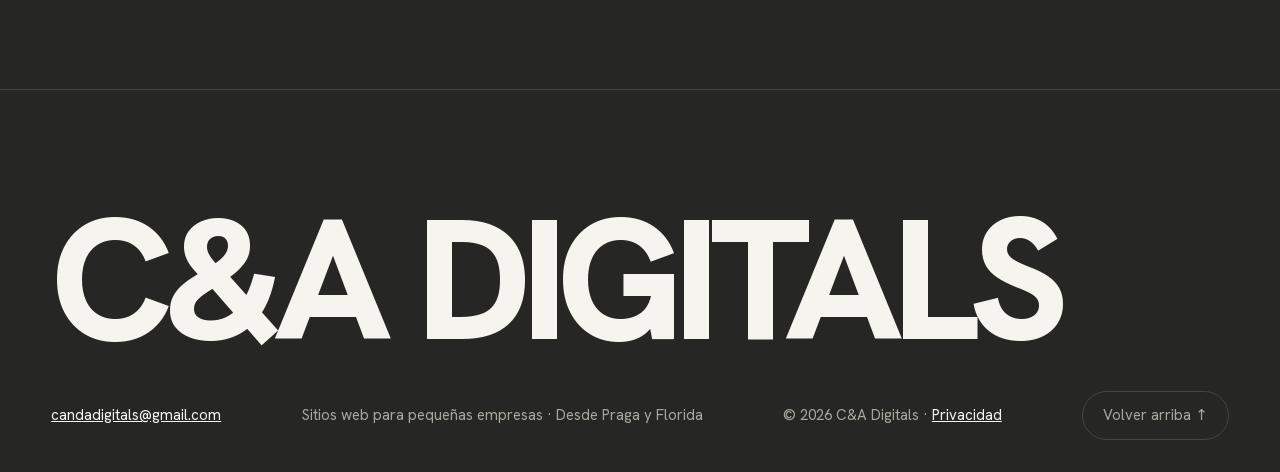
<file: site/es/index.html>
<!doctype html>
<html lang="es">
<head>
<meta charset="utf-8">
<meta name="viewport" content="width=device-width, initial-scale=1">
<title>C&amp;A Digitals | Sitios web para pequeñas empresas</title>
<meta name="description" content="C&amp;A Digitals es un estudio web de dos personas. Diseñamos, creamos y cuidamos sitios web para pequeñas empresas en EE. UU.: perfiles de Google, reseñas, reservas, otros idiomas y mantenimiento mensual.">
<meta name="theme-color" content="#262624">
<meta property="og:type" content="website">
<meta property="og:site_name" content="C&amp;A Digitals">
<meta property="og:title" content="C&amp;A Digitals | Sitios web para pequeñas empresas">
<meta property="og:description" content="Chris y Adam, un estudio web de dos personas. Diseñamos, creamos y cuidamos sitios web para pequeñas empresas en EE. UU.">
<meta property="og:url" content="https://candadigitals.com/es/">
<meta property="og:image" content="https://candadigitals.com/images/og.jpg">
<meta property="og:image:width" content="1200">
<meta property="og:image:height" content="630">
<meta property="og:image:alt" content="C&amp;A Digitals: Creamos su sitio web. Y luego lo cuidamos.">
<meta name="twitter:card" content="summary_large_image">
<link rel="canonical" href="https://candadigitals.com/es/">
<link rel="alternate" hreflang="en" href="https://candadigitals.com/">
<link rel="alternate" hreflang="es" href="https://candadigitals.com/es/">
<link rel="alternate" hreflang="cs" href="https://candadigitals.com/cs/">
<link rel="alternate" hreflang="x-default" href="https://candadigitals.com/">
<link rel="icon" href="../brand/icon-dark.svg" type="image/svg+xml">
<script type="application/ld+json">
{
  "@context": "https://schema.org",
  "@graph": [
    {
      "@type": "WebSite",
      "@id": "https://candadigitals.com/#website",
      "url": "https://candadigitals.com/",
      "name": "C&A Digitals",
      "alternateName": ["C and A Digitals", "CandA Digitals"],
      "inLanguage": "es",
      "publisher": { "@id": "https://candadigitals.com/#studio" }
    },
    {
      "@type": "ProfessionalService",
      "@id": "https://candadigitals.com/#studio",
      "name": "C&A Digitals",
      "alternateName": ["C and A Digitals", "CandA Digitals"],
      "url": "https://candadigitals.com/",
      "logo": "https://candadigitals.com/brand/icon-dark.svg",
      "image": "https://candadigitals.com/images/og.jpg",
      "email": "candadigitals@gmail.com",
      "description": "Un estudio web de dos personas. Diseñamos, creamos y cuidamos sitios web para pequeñas empresas en EE. UU., totalmente a distancia.",
      "areaServed": { "@type": "Country", "name": "United States" },
      "founder": [
        { "@type": "Person", "name": "Adam" },
        { "@type": "Person", "name": "Chris" }
      ],
      "knowsLanguage": ["en", "es", "cs"],
      "hasOfferCatalog": {
        "@type": "OfferCatalog",
        "name": "Services",
        "itemListElement": [
          { "@type": "Offer", "itemOffered": { "@type": "Service", "name": "Website design and build" } },
          { "@type": "Offer", "itemOffered": { "@type": "Service", "name": "Google Business Profile and maps listings" } },
          { "@type": "Offer", "itemOffered": { "@type": "Service", "name": "Reviews kit" } },
          { "@type": "Offer", "itemOffered": { "@type": "Service", "name": "Bookings, payments and gift cards" } },
          { "@type": "Offer", "itemOffered": { "@type": "Service", "name": "Other language versions" } },
          { "@type": "Offer", "itemOffered": { "@type": "Service", "name": "Website accessibility (ADA)" } },
          { "@type": "Offer", "itemOffered": { "@type": "Service", "name": "Monthly website care" } }
        ]
      }
    }
  ]
}
</script>
<link rel="preload" href="../fonts/hanken-grotesk-latin.woff2" as="font" type="font/woff2" crossorigin>
<link rel="stylesheet" href="../style.css?v=28">
<script>document.documentElement.classList.add('js')</script>
</head>
<body>

<a class="skip" href="#main">Saltar al contenido</a>

<header class="header">
  <div class="header-fade" aria-hidden="true"><span></span><span></span></div>
  <a class="brand" href="#top" aria-label="C&amp;A Digitals, volver arriba">
    <svg class="brand-mark" viewBox="0 0 96 96" aria-hidden="true"><polygon class="accent-fill" points="48,12 84,30 48,48 12,30" stroke-width="4" stroke-linejoin="round"/><path d="M12 48 L48 66 L84 48 M12 64 L48 82 L84 64" fill="none" stroke="currentColor" stroke-width="7" stroke-linecap="round" stroke-linejoin="round"/></svg>
    <span>C&amp;A Digitals</span>
  </a>
  <nav class="lang" aria-label="Idioma">
    <a href="/" hreflang="en" lang="en">EN</a>
    <a href="/es/" hreflang="es" lang="es" aria-current="page">ES</a>
    <a href="/cs/" hreflang="cs" lang="cs">CS</a>
  </nav>
  <button class="menu-btn" type="button" aria-expanded="false" aria-controls="menu">
    <span class="menu-open">menú.</span><span class="menu-close">cerrar.</span>
  </button>
</header>

<nav class="menu" id="menu" aria-label="Principal" hidden>
  <ul>
    <li><a href="#work"><small>01</small>Trabajos</a></li>
    <li><a href="#about"><small>02</small>Nosotros</a></li>
    <li><a href="#services"><small>03</small>Servicios</a></li>
    <li><a href="#packages"><small>04</small>Paquetes</a></li>
    <li><a href="#process"><small>05</small>Cómo trabajamos</a></li>
    <li><a href="#contact"><small>06</small>Contacto</a></li>
  </ul>
  <p class="menu-foot">candadigitals@gmail.com</p>
</nav>

<main id="main">

  <!-- Hero: the logo's three layers, exploded -->
  <section class="lh" id="top">
    <div class="lh-copy">
      <h1 class="lh-title">Creamos su sitio web. <span class="accent">Y luego lo cuidamos.</span></h1>
      <div class="lh-ctas">
        <a class="btn magnetic" href="#contact"><span>Agende una llamada gratis</span></a>
        <a class="btn btn-ghost magnetic" href="#work"><span>Ver nuestro trabajo</span></a>
      </div>
      <p class="lh-lead">Diseño, Google, reseñas, reservas y mantenimiento mensual, de un equipo pequeño que contesta cuando usted llama.</p>
      <ul class="lh-trust">
        <li><svg viewBox="0 0 24 24" aria-hidden="true"><path d="M5 12.5l4.5 4.5L19 7.5"/></svg>Hecho a medida, sin plantillas</li>
        <li><svg viewBox="0 0 24 24" aria-hidden="true"><path d="M5 12.5l4.5 4.5L19 7.5"/></svg>Todo es suyo</li>
        <li><svg viewBox="0 0 24 24" aria-hidden="true"><path d="M5 12.5l4.5 4.5L19 7.5"/></svg>Respuesta en un día hábil</li>
      </ul>
    </div>

    <div class="lh-art">
      <svg viewBox="-190 -150 650 650" role="img" aria-labelledby="lh-art-title">
        <title id="lh-art-title">Tres capas: arriba, aparecer en Google; en el medio, su sitio web; abajo, el mantenimiento.</title>
        <defs>
          <filter id="soft" x="-50%" y="-50%" width="200%" height="200%"><feGaussianBlur stdDeviation="16"/></filter>
          <!-- one slab = top face + left face + right face (half-width 150, half-height 75, thickness 26) -->
          <g id="slab-shape">
            <polygon class="f-left" points="-150,0 0,75 0,101 -150,26"/>
            <polygon class="f-right" points="0,75 150,0 150,26 0,101"/>
            <polygon class="f-top" points="0,-75 150,0 0,75 -150,0"/>
          </g>
        </defs>

        <!-- floor shadow -->
        <ellipse cx="0" cy="424" rx="170" ry="40" fill="#000" opacity="0.35" filter="url(#soft)"/>

        <!-- bottom: care -->
        <g class="slab s-bot" transform="translate(0,320)">
          <g class="intro"><g class="spread"><g class="bob">
            <g style="--top:#4a4a45;--left:#393935;--right:#2e2e2b">
              <polygon points="-150,0 0,75 0,101 -150,26" fill="#393935"/>
              <polygon points="0,75 150,0 150,26 0,101" fill="#2e2e2b"/>
              <polygon points="0,-75 150,0 0,75 -150,0" fill="#4a4a45"/>
            </g>
            <g transform="matrix(1.5,-0.75,1.5,0.75,-150,0)">
              <path d="M50 12 L80 24 V48 C80 67 67 80 50 87 C33 80 20 67 20 48 V24 Z" fill="rgba(93,202,165,0.16)" stroke="#5DCAA5" stroke-width="3" stroke-linejoin="round"/>
              <path d="M46.7 44 L43.3 54 L64.7 46" fill="none" stroke="#5DCAA5" stroke-width="5" stroke-linecap="round" stroke-linejoin="round"/>
            </g>
          </g></g></g>
        </g>

        <!-- middle: the website -->
        <g class="slab s-mid" transform="translate(0,160)">
          <g class="intro"><g class="spread"><g class="bob">
            <polygon points="-150,0 0,75 0,101 -150,26" fill="#d6d3c8"/>
            <polygon points="0,75 150,0 150,26 0,101" fill="#bdbaae"/>
            <polygon points="0,-75 150,0 0,75 -150,0" fill="#F5F4EE"/>
            <g transform="matrix(1.5,-0.75,1.5,0.75,-150,0)">
              <rect x="12" y="12" width="76" height="76" rx="7" fill="#ffffff" stroke="#262624" stroke-width="1.6"/>
              <path d="M12 24 H88" stroke="#262624" stroke-width="1.4"/>
              <circle cx="19" cy="18" r="2" fill="#F09595"/><circle cx="25" cy="18" r="2" fill="#FAC775"/><circle cx="31" cy="18" r="2" fill="#97C459"/>
              <rect x="18" y="30" width="64" height="26" rx="4" fill="#C9D6FF"/>
              <path d="M24 52 L36 40 L44 47 L52 38 L64 52 Z" fill="#5B87FF"/>
              <circle cx="70" cy="37" r="4" fill="#ffffff"/>
              <rect x="18" y="62" width="40" height="4" rx="2" fill="#262624"/>
              <rect x="18" y="70" width="30" height="3.5" rx="1.75" fill="#b4b2a9"/>
              <rect x="18" y="77" width="34" height="3.5" rx="1.75" fill="#b4b2a9"/>
              <rect x="62" y="70" width="20" height="10" rx="5" fill="#2F5EEB"/>
            </g>
          </g></g></g>
        </g>

        <!-- top: found on Google -->
        <g class="slab s-top" transform="translate(0,0)">
          <g class="intro"><g class="spread"><g class="bob">
            <polygon points="-150,0 0,75 0,101 -150,26" fill="#3E68D6"/>
            <polygon points="0,75 150,0 150,26 0,101" fill="#2E52B5"/>
            <polygon points="0,-75 150,0 0,75 -150,0" fill="#5B87FF"/>
            <g transform="matrix(1.5,-0.75,1.5,0.75,-150,0)">
              <rect x="14" y="26" width="72" height="48" rx="7" fill="#ffffff"/>
              <path d="M30 60 C30 60 21 51.5 21 45 A9 9 0 0 1 39 45 C39 51.5 30 60 30 60 Z" fill="#2F5EEB"/>
              <circle cx="30" cy="45" r="3.4" fill="#ffffff"/>
              <g fill="#E9A23B">
                <path d="M48 38 l2.2 4.4 4.8 .7 -3.5 3.4 .8 4.8 -4.3 -2.3 -4.3 2.3 .8 -4.8 -3.5 -3.4 4.8 -.7z"/>
                <path d="M61 38 l2.2 4.4 4.8 .7 -3.5 3.4 .8 4.8 -4.3 -2.3 -4.3 2.3 .8 -4.8 -3.5 -3.4 4.8 -.7z"/>
                <path d="M74 38 l2.2 4.4 4.8 .7 -3.5 3.4 .8 4.8 -4.3 -2.3 -4.3 2.3 .8 -4.8 -3.5 -3.4 4.8 -.7z"/>
              </g>
              <rect x="44" y="57" width="34" height="4" rx="2" fill="#262624"/>
              <rect x="44" y="64" width="24" height="3.5" rx="1.75" fill="#b4b2a9"/>
            </g>
          </g></g></g>
        </g>

        <!-- labels (desktop and tablet) -->
        <g class="labels">
          <g class="lbl l-top">
            <line class="lbl-line" x1="160" y1="0" x2="232" y2="0"/><circle class="lbl-dot" cx="160" cy="0" r="3.5"/>
            <text x="246" y="-12" class="lbl-n">01</text>
            <text x="246" y="11" class="lbl-t">Aparecer en Google</text>
            <text x="246" y="33" class="lbl-s">Perfil, reseñas y reservas</text>
          </g>
          <g class="lbl l-mid">
            <line class="lbl-line" x1="160" y1="160" x2="232" y2="160"/><circle class="lbl-dot" cx="160" cy="160" r="3.5"/>
            <text x="246" y="148" class="lbl-n">02</text>
            <text x="246" y="171" class="lbl-t">Su sitio web</text>
            <text x="246" y="193" class="lbl-s">Rápido en cualquier celular</text>
          </g>
          <g class="lbl l-bot">
            <line class="lbl-line" x1="160" y1="320" x2="232" y2="320"/><circle class="lbl-dot" cx="160" cy="320" r="3.5"/>
            <text x="246" y="308" class="lbl-n">03</text>
            <text x="246" y="331" class="lbl-t">Mantenimiento</text>
            <text x="246" y="353" class="lbl-s">Copias, seguridad y cambios</text>
          </g>
        </g>
      </svg>

      <ol class="lh-legend">
        <li><span>01</span><p><strong>Aparecer en Google</strong><em>Perfil, reseñas y reservas</em></p></li>
        <li><span>02</span><p><strong>Su sitio web</strong><em>Rápido en cualquier celular</em></p></li>
        <li><span>03</span><p><strong>Mantenimiento</strong><em>Copias, seguridad y cambios</em></p></li>
      </ol>
    </div>
  </section>

  <!-- Proof -->
  <div class="proof">
    <p class="proof-label">Lanzados recientemente</p>
    <ul class="proof-list">
      <li><a href="https://siestakeysailing.com/" target="_blank" rel="noopener"><strong>Key Sailing Sarasota</strong> <span>El charter de vela n.º 1 de Sarasota</span></a></li>
    </ul>
  </div>

  <!-- Marquee -->
  <div class="marquee" aria-hidden="true">
    <div class="marquee-track">
      <span>Sitios web</span><span>Perfiles de Google</span><span>Reseñas</span><span>Reservas</span><span>Otros idiomas</span><span>Accesibilidad</span><span>Mantenimiento mensual</span>
      <span>Sitios web</span><span>Perfiles de Google</span><span>Reseñas</span><span>Reservas</span><span>Otros idiomas</span><span>Accesibilidad</span><span>Mantenimiento mensual</span>
    </div>
  </div>

  <!-- Intro -->
  <section class="intro">
    <p class="intro-text">La mayoría de las pequeñas empresas no necesitan una agencia sofisticada. Necesitan un sitio que cargue rápido, se vea bien en el teléfono, aparezca en Google y facilite llamar, reservar o pagar. Usted nos envía lo que tiene, nosotros hacemos el resto y seguimos a su lado después del lanzamiento.</p>
  </section>

  <!-- Work -->
  <section class="section work" id="work">
    <div class="section-head">
      <h2 class="section-title">Trabajos</h2>
      <p class="section-note">Nuestro último lanzamiento. El suyo podría ser el siguiente.</p>
    </div>

    <ul class="work-list">
      <li>
        <a class="work-row" href="https://siestakeysailing.com/" target="_blank" rel="noopener" data-img="../images/work/key-sailing.jpg">
          <span class="work-name">Key Sailing Sarasota</span>
          <span class="work-tag">Charter de vela · Sarasota, FL</span>
          <span class="work-year">2026</span>
          <img class="work-thumb" src="../images/work/key-sailing.jpg" alt="Página principal de Key Sailing Sarasota: un velero al atardecer" loading="lazy" width="1200" height="750">
        </a>
      </li>
      <li>
        <a class="work-row work-row-next" href="#contact">
          <span class="work-name">Su empresa</span>
          <span class="work-tag">Podría ser la siguiente</span>
          <span class="work-year">→</span>
        </a>
      </li>
    </ul>
    <div class="work-preview" aria-hidden="true"><img src="../images/work/key-sailing.jpg" alt=""></div>
  </section>

  <!-- About -->
  <section class="section about" id="about">
    <div class="section-head">
      <h2 class="section-title">Nosotros</h2>
      <p class="section-note">Dos personas, dos husos horarios, un solo buzón.</p>
    </div>

    <p class="about-lead">Sin gerentes de cuenta, sin intermediarios, sin un equipo junior que nunca conoce. Somos dos amigos que lo hacemos todo juntos: hablamos con usted, diseñamos y creamos su sitio, y lo cuidamos mucho después del lanzamiento.</p>

    <div class="people">
      <article class="person">
        <p class="person-place">Palm Coast, Florida</p>
        <h3 class="person-name">Chris</h3>
        <p class="person-role">Cofundador</p>
        <p>Chris está en su misma zona horaria, así que es fácil encontrar un momento para hablar durante su jornada. Participa en cada proyecto desde la primera llamada hasta el lanzamiento y después.</p>
      </article>
      <article class="person">
        <p class="person-place">Praga, República Checa</p>
        <h3 class="person-name">Adam</h3>
        <p class="person-role">Cofundador</p>
        <p>Adam va seis horas por delante de Florida, así que el trabajo en su sitio avanza mientras usted duerme. Participa en cada proyecto desde la primera llamada hasta el lanzamiento y después.</p>
      </article>
    </div>

    <p class="about-together">Juntos rehicimos el sitio de Key Sailing Sarasota, con una versión en español y un editor sencillo con el que la dueña cambia textos y fotos ella misma.</p>

    <ul class="promises">
      <li><span>01</span>Sitios hechos a mano de verdad, no plantillas de arrastrar y soltar</li>
      <li><span>02</span>Rápidos en cualquier teléfono</li>
      <li><span>03</span>Todo es suyo: dominio, cuentas y contenido</li>
      <li><span>04</span>Respuesta en un día hábil</li>
    </ul>
  </section>

  <!-- Services -->
  <section class="section services" id="services">
    <div class="section-head">
      <h2 class="section-title">Servicios</h2>
      <p class="section-note">Todo se hace a distancia. Usted nos envía fotos, textos y accesos, y nosotros los convertimos en algo que funciona.</p>
    </div>

    <div class="acc">
      <details class="acc-item">
        <summary><span class="acc-num">01</span><span class="acc-title">Diseño y desarrollo web</span><span class="acc-icon" aria-hidden="true"></span></summary>
        <div class="acc-body"><p>Un sitio a medida pensado para su negocio, rápido en cualquier teléfono y publicado en su propio dominio. ¿Viene de un sitio antiguo? Mantenemos su posición en Google, los enlaces antiguos y su correo funcionando.</p></div>
      </details>
      <details class="acc-item">
        <summary><span class="acc-num">02</span><span class="acc-title">Perfil de Google y mapas</span><span class="acc-icon" aria-hidden="true"></span></summary>
        <div class="acc-body"><p>Configuramos y pulimos su Perfil de Empresa de Google, además de Apple Maps, Bing, Yelp y TripAdvisor, con los mismos datos en todas partes. Usted verifica el perfil con Google (le guiamos paso a paso) y nosotros nos encargamos del resto como administradores.</p></div>
      </details>
      <details class="acc-item">
        <summary><span class="acc-num">03</span><span class="acc-title">Reseñas</span><span class="acc-icon" aria-hidden="true"></span></summary>
        <div class="acc-body"><p>Un enlace corto y tarjetas con código QR para que sus clientes satisfechos dejen fácilmente una reseña en Google. Diseñamos tarjetas listas para imprimir y podemos enviárselas a través de una imprenta en línea.</p></div>
      </details>
      <details class="acc-item">
        <summary><span class="acc-num">04</span><span class="acc-title">Reservas, pagos y tarjetas de regalo</span><span class="acc-icon" aria-hidden="true"></span></summary>
        <div class="acc-body"><p>Botones para llamar, enviar mensajes y WhatsApp, formularios de contacto sin spam, reservas en línea, pagos con Stripe y tarjetas de regalo. Las cuentas quedan a su nombre; nosotros las conectamos a su sitio.</p></div>
      </details>
      <details class="acc-item">
        <summary><span class="acc-num">05</span><span class="acc-title">Versiones en otros idiomas</span><span class="acc-icon" aria-hidden="true"></span></summary>
        <div class="acc-body"><p>Su sitio en los idiomas de sus clientes: inglés, portugués, francés y más. Nosotros traducimos y un hablante nativo siempre lo revisa antes de publicarlo.</p></div>
      </details>
      <details class="acc-item">
        <summary><span class="acc-num">06</span><span class="acc-title">Accesibilidad (ADA)</span><span class="acc-icon" aria-hidden="true"></span></summary>
        <div class="acc-body"><p>Revisamos y corregimos su sitio para que también puedan usarlo personas con lectores de pantalla, teclado o texto grande. Es bueno para sus clientes y reduce el riesgo de reclamaciones por la ADA.</p></div>
      </details>
      <details class="acc-item">
        <summary><span class="acc-num">07</span><span class="acc-title">Mantenimiento mensual</span><span class="acc-icon" aria-hidden="true"></span></summary>
        <div class="acc-body"><p>Alojamiento, copias de seguridad, pequeños cambios cuando los necesite y un breve informe mensual: cuántas personas visitaron, llamaron, escribieron o reservaron.</p></div>
      </details>
    </div>

    <div class="extras">
      <h3 class="extras-title">También ofrecemos</h3>
      <ul class="extras-list">
        <li><span>08</span>Edítelo usted mismo: cambie textos y fotos sin depender de nosotros</li>
        <li><span>09</span>Visibilidad en búsquedas con IA: que ChatGPT y compañía le recomienden</li>
        <li><span>10</span>Retoque de fotos y video: hacemos brillar las fotos de su teléfono</li>
        <li><span>11</span>Logo e identidad básica: logo, colores, tarjetas de presentación</li>
        <li><span>12</span>Dominio y correo profesional: siempre a su nombre</li>
      </ul>
    </div>
  </section>

  <!-- Packages -->
  <section class="section packages" id="packages">
    <div class="section-head">
      <h2 class="section-title">Paquetes</h2>
      <p class="section-note">Tres puntos de partida sencillos. Cada negocio es diferente, así que lo ajustamos en una llamada.</p>
    </div>

    <div class="pkg-grid">
      <article class="pkg">
        <h3>Básico</h3>
        <p class="pkg-sub">Esté en línea y que le encuentren.</p>
        <ul>
          <li>Sitio web a medida</li>
          <li>Perfil de Empresa de Google</li>
          <li>Llamadas, mensajes y formulario</li>
        </ul>
      </article>
      <article class="pkg pkg-feature">
        <h3>Crecimiento</h3>
        <p class="pkg-sub">Todo lo de Básico, más:</p>
        <ul>
          <li>Kit de reseñas con tarjetas QR</li>
          <li>Reservas y pagos</li>
          <li>Un idioma adicional</li>
        </ul>
      </article>
      <article class="pkg">
        <h3>Cuidado</h3>
        <p class="pkg-sub">Se añade a cualquier paquete.</p>
        <ul>
          <li>Alojamiento y copias de seguridad</li>
          <li>Pequeños cambios cuando los pida</li>
          <li>Informe mensual</li>
        </ul>
      </article>
    </div>
    <p class="pkg-note">Todo es suyo: dominio, cuentas y contenido quedan a su nombre.</p>
  </section>

  <!-- Process -->
  <section class="section process" id="process">
    <div class="section-head">
      <h2 class="section-title">Cómo trabajamos</h2>
      <p class="section-note">Praga va seis horas por delante de Florida: su sitio avanza mientras usted duerme.</p>
    </div>

    <ol class="steps">
      <li class="step"><span class="step-num">01</span><h3>Llamada inicial</h3><p>Una llamada de 20 minutos sobre su negocio y lo que necesita.</p></li>
      <li class="step"><span class="step-num">02</span><h3>Envíenos su material</h3><p>Un breve cuestionario y una carpeta compartida para textos, fotos, logo y accesos.</p></li>
      <li class="step"><span class="step-num">03</span><h3>Construimos</h3><p>Recibe un enlace privado para revisarlo en su teléfono.</p></li>
      <li class="step"><span class="step-num">04</span><h3>Comentarios</h3><p>Dos o tres rondas de cambios por correo o por teléfono.</p></li>
      <li class="step"><span class="step-num">05</span><h3>Lanzamiento y cuidado</h3><p>Publicamos el sitio, grabamos un video corto de uso y seguimos pendientes.</p></li>
    </ol>
  </section>

  <!-- Contact -->
  <section class="section contact" id="contact">
    <h2 class="contact-title">Necesito<span aria-hidden="true">…</span></h2>
    <p class="section-note">Elija lo que necesita (puede arrastrar las etiquetas) y cuéntenos sobre su negocio.</p>

    <div class="chips" role="group" aria-label="¿Qué necesita?">
      <button type="button" class="chip" aria-pressed="false">un sitio web</button>
      <button type="button" class="chip" aria-pressed="false">un sitio nuevo</button>
      <button type="button" class="chip" aria-pressed="false">perfil de Google</button>
      <button type="button" class="chip" aria-pressed="false">más reseñas</button>
      <button type="button" class="chip" aria-pressed="false">reservas en línea</button>
      <button type="button" class="chip" aria-pressed="false">pagos</button>
      <button type="button" class="chip" aria-pressed="false">otro idioma</button>
      <button type="button" class="chip" aria-pressed="false">accesibilidad</button>
      <button type="button" class="chip" aria-pressed="false">mantenimiento</button>
      <button type="button" class="chip" aria-pressed="false">un logo</button>
    </div>

    <form class="form" action="/api/contact" method="post" novalidate>
      <div class="field"><label for="f-name">Su nombre</label><input id="f-name" name="name" autocomplete="name" required></div>
      <div class="field"><label for="f-biz">Empresa</label><input id="f-biz" name="business" autocomplete="organization"></div>
      <div class="field"><label for="f-email">Correo electrónico</label><input id="f-email" name="email" type="email" autocomplete="email" required></div>
      <div class="field field-wide"><label for="f-msg">Cuéntenos un poco</label><textarea id="f-msg" name="message" rows="4"></textarea></div>
      <input type="hidden" name="needs">
      <input type="hidden" name="lang" value="es">
      <!-- Honeypot: hidden from people, bots fill it in and the message is dropped. -->
      <div class="hp" aria-hidden="true"><label for="f-website">Website</label><input id="f-website" name="website" tabindex="-1" autocomplete="off"></div>
      <!-- Cloudflare Turnstile spam check (widget "C&A Digitals": candadigitals.com + pages.dev). -->
      <div class="cf-turnstile field-wide" data-sitekey="0x4AAAAAAFgp_X2hEJ11RfCa" data-theme="dark" data-language="es"></div>
      <!-- The normal widget is 300px wide; on very narrow phones use the compact one so it isn't cut off. -->
      <script>if (window.innerWidth < 360) document.currentScript.previousElementSibling.dataset.size = 'compact';</script>
      <div class="form-foot">
        <button class="btn magnetic" type="submit"><span>Enviar</span></button>
        <p class="form-status" role="status" aria-live="polite"></p>
      </div>
      <p class="form-legal field-wide">Solo usamos sus datos para responderle. Consulte nuestra <a href="privacy.html">Política de privacidad</a>.</p>
    </form>
  </section>

</main>

<footer class="footer">
  <p class="footer-word" aria-hidden="true">C&amp;A Digitals</p>
  <div class="footer-row">
    <a href="mailto:candadigitals@gmail.com">candadigitals@gmail.com</a>
    <span>Sitios web para pequeñas empresas · Desde Praga y Florida</span>
    <span>© 2026 C&amp;A Digitals · <a href="privacy.html">Privacidad</a></span>
    <button class="to-top magnetic" type="button"><span>Volver arriba ↑</span></button>
  </div>
</footer>

<script src="../js/vendor/gsap.min.js" defer></script>
<script src="../js/vendor/ScrollTrigger.min.js" defer></script>
<script src="../js/vendor/lenis.min.js" defer></script>
<script src="../js/vendor/matter.min.js" defer></script>
<script src="https://challenges.cloudflare.com/turnstile/v0/api.js" async defer></script>
<script src="../js/main.js?v=20" defer></script>
</body>
</html>
</file>
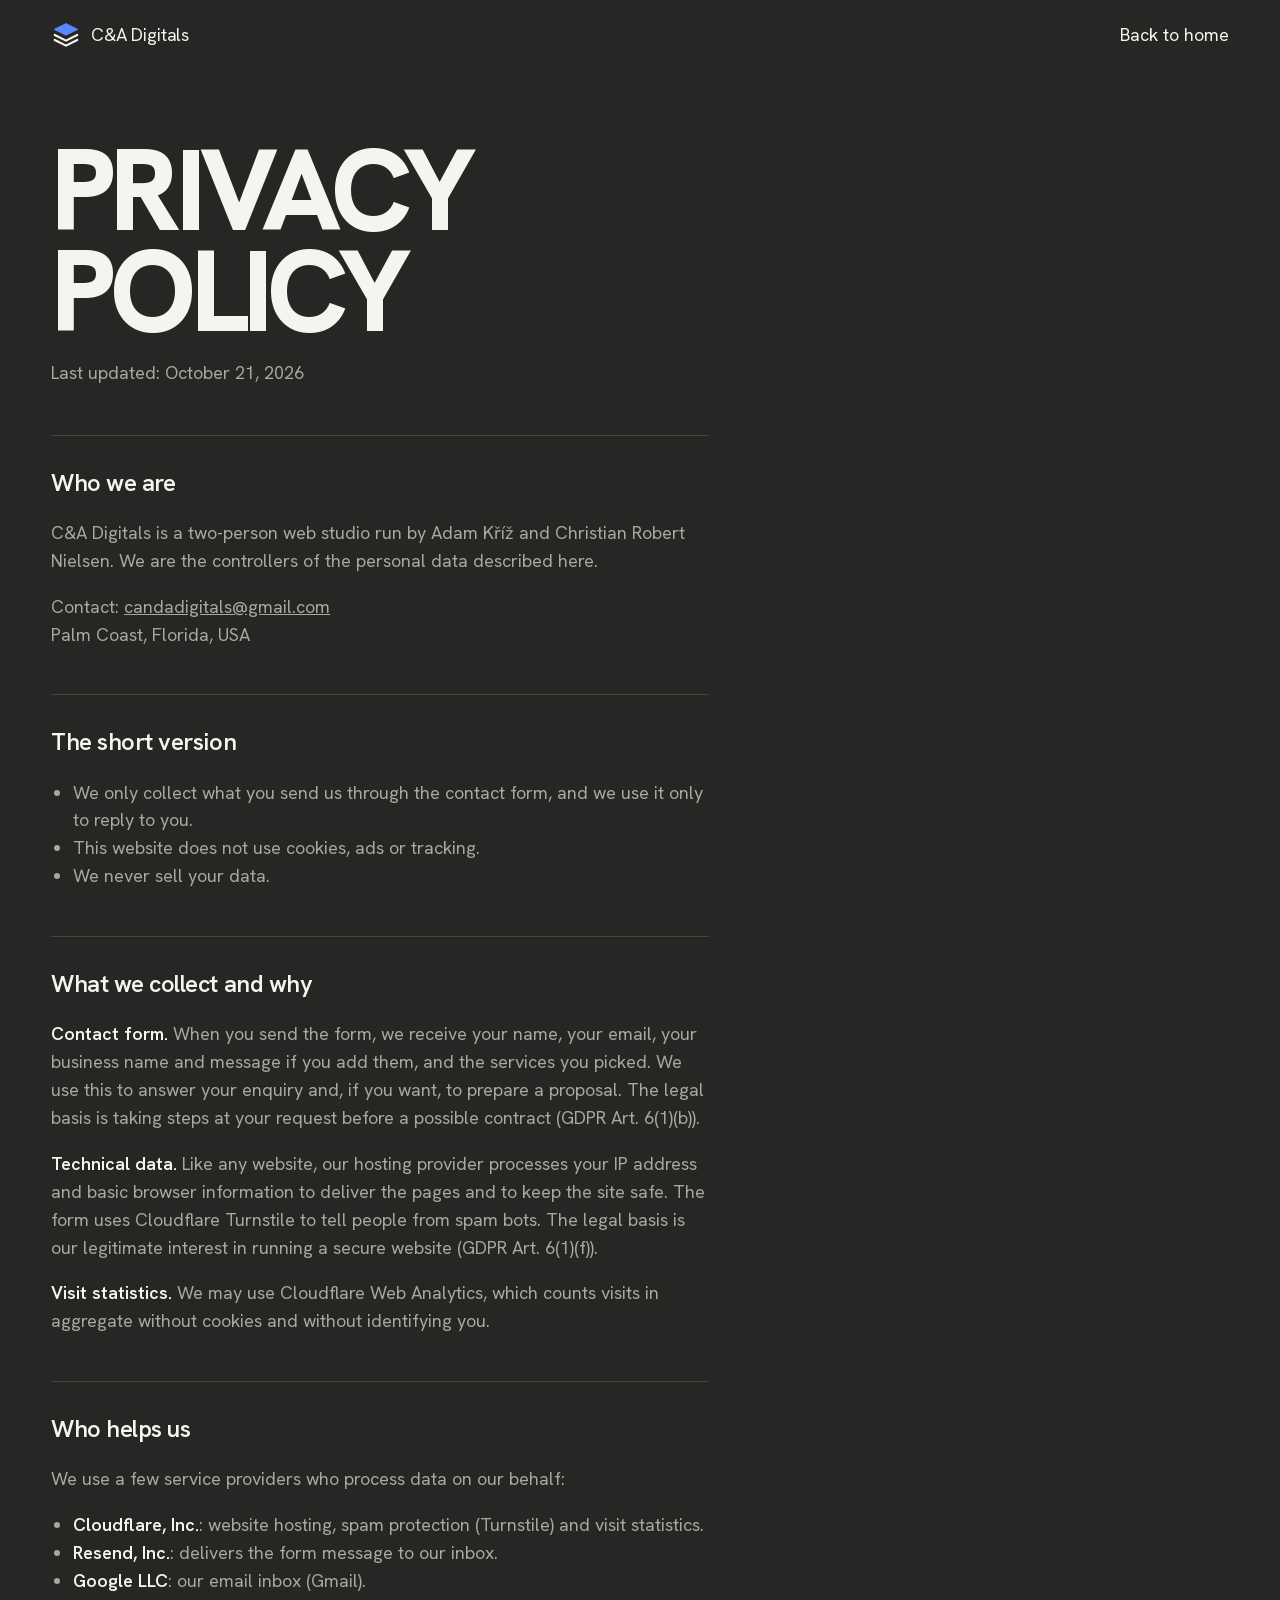
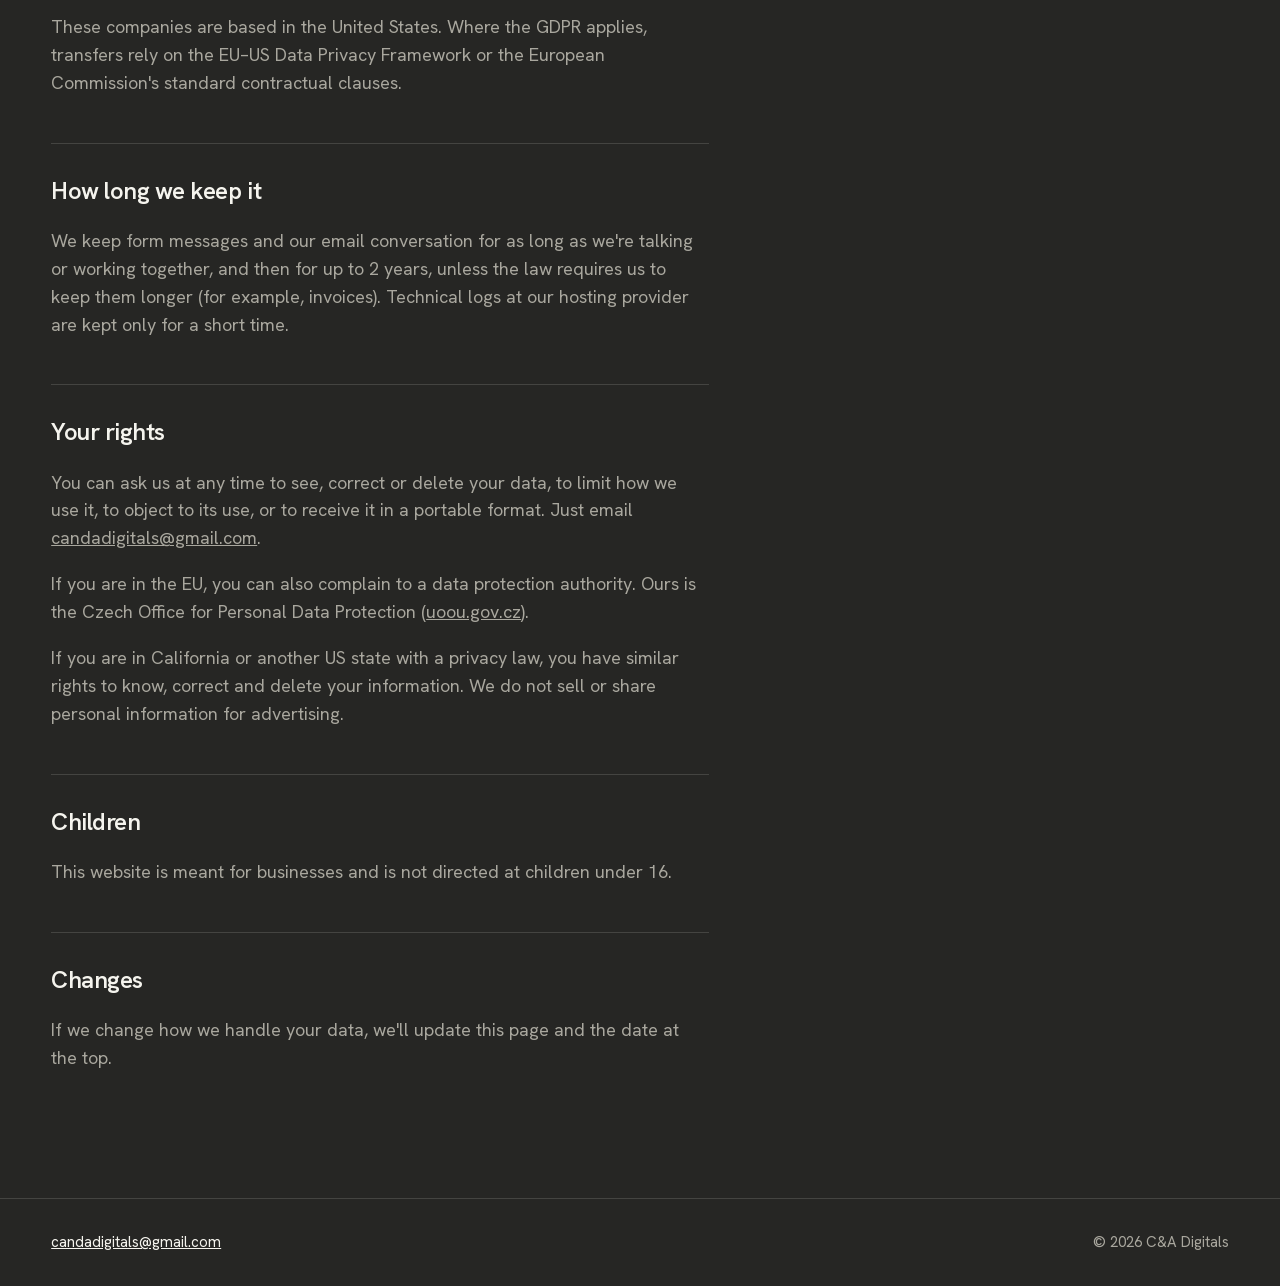
<file: site/privacy.html>
<!doctype html>
<html lang="en">
<head>
<meta charset="utf-8">
<meta name="viewport" content="width=device-width, initial-scale=1">
<title>Privacy Policy | C&amp;A Digitals</title>
<meta name="description" content="How C&amp;A Digitals handles the personal data you send us through this website.">
<meta name="robots" content="noindex">
<meta name="theme-color" content="#262624">
<link rel="canonical" href="https://candadigitals.com/privacy">
<link rel="icon" href="brand/icon-dark.svg" type="image/svg+xml">
<link rel="preload" href="fonts/hanken-grotesk-latin.woff2" as="font" type="font/woff2" crossorigin>
<link rel="stylesheet" href="style.css?v=26">
</head>
<body>

<a class="skip" href="#main">Skip to content</a>

<header class="header">
  <a class="brand" href="./" aria-label="C&amp;A Digitals, home">
    <svg class="brand-mark" viewBox="0 0 96 96" aria-hidden="true"><polygon class="accent-fill" points="48,12 84,30 48,48 12,30" stroke-width="4" stroke-linejoin="round"/><path d="M12 48 L48 66 L84 48 M12 64 L48 82 L84 64" fill="none" stroke="currentColor" stroke-width="7" stroke-linecap="round" stroke-linejoin="round"/></svg>
    <span>C&amp;A Digitals</span>
  </a>
  <a class="header-link" href="./">Back to home</a>
</header>

<main id="main" class="legal">
  <h1 class="legal-title">Privacy Policy</h1>
  <p class="legal-updated">Last updated: October 21, 2026</p>

  <section>
    <h2>Who we are</h2>
    <p>C&amp;A Digitals is a two-person web studio run by Adam Kříž and Christian Robert Nielsen. We are the controllers of the personal data described here.</p>
    <p>Contact: <a href="mailto:candadigitals@gmail.com">candadigitals@gmail.com</a><br>Palm Coast, Florida, USA</p>
  </section>

  <section>
    <h2>The short version</h2>
    <ul>
      <li>We only collect what you send us through the contact form, and we use it only to reply to you.</li>
      <li>This website does not use cookies, ads or tracking.</li>
      <li>We never sell your data.</li>
    </ul>
  </section>

  <section>
    <h2>What we collect and why</h2>
    <p><strong>Contact form.</strong> When you send the form, we receive your name, your email, your business name and message if you add them, and the services you picked. We use this to answer your enquiry and, if you want, to prepare a proposal. The legal basis is taking steps at your request before a possible contract (GDPR Art.&nbsp;6(1)(b)).</p>
    <p><strong>Technical data.</strong> Like any website, our hosting provider processes your IP address and basic browser information to deliver the pages and to keep the site safe. The form uses Cloudflare Turnstile to tell people from spam bots. The legal basis is our legitimate interest in running a secure website (GDPR Art.&nbsp;6(1)(f)).</p>
    <p><strong>Visit statistics.</strong> We may use Cloudflare Web Analytics, which counts visits in aggregate without cookies and without identifying you.</p>
  </section>

  <section>
    <h2>Who helps us</h2>
    <p>We use a few service providers who process data on our behalf:</p>
    <ul>
      <li><strong>Cloudflare, Inc.</strong>: website hosting, spam protection (Turnstile) and visit statistics.</li>
      <li><strong>Resend, Inc.</strong>: delivers the form message to our inbox.</li>
      <li><strong>Google LLC</strong>: our email inbox (Gmail).</li>
    </ul>
    <p>These companies are based in the United States. Where the GDPR applies, transfers rely on the EU–US Data Privacy Framework or the European Commission's standard contractual clauses.</p>
  </section>

  <section>
    <h2>How long we keep it</h2>
    <p>We keep form messages and our email conversation for as long as we're talking or working together, and then for up to 2 years, unless the law requires us to keep them longer (for example, invoices). Technical logs at our hosting provider are kept only for a short time.</p>
  </section>

  <section>
    <h2>Your rights</h2>
    <p>You can ask us at any time to see, correct or delete your data, to limit how we use it, to object to its use, or to receive it in a portable format. Just email <a href="mailto:candadigitals@gmail.com">candadigitals@gmail.com</a>.</p>
    <p>If you are in the EU, you can also complain to a data protection authority. Ours is the Czech Office for Personal Data Protection (<a href="https://uoou.gov.cz/en" rel="noopener">uoou.gov.cz</a>).</p>
    <p>If you are in California or another US state with a privacy law, you have similar rights to know, correct and delete your information. We do not sell or share personal information for advertising.</p>
  </section>

  <section>
    <h2>Children</h2>
    <p>This website is meant for businesses and is not directed at children under 16.</p>
  </section>

  <section>
    <h2>Changes</h2>
    <p>If we change how we handle your data, we'll update this page and the date at the top.</p>
  </section>
</main>

<footer class="footer footer-small">
  <div class="footer-row">
    <a href="mailto:candadigitals@gmail.com">candadigitals@gmail.com</a>
    <span>© 2026 C&amp;A Digitals</span>
  </div>
</footer>

</body>
</html>
</file>
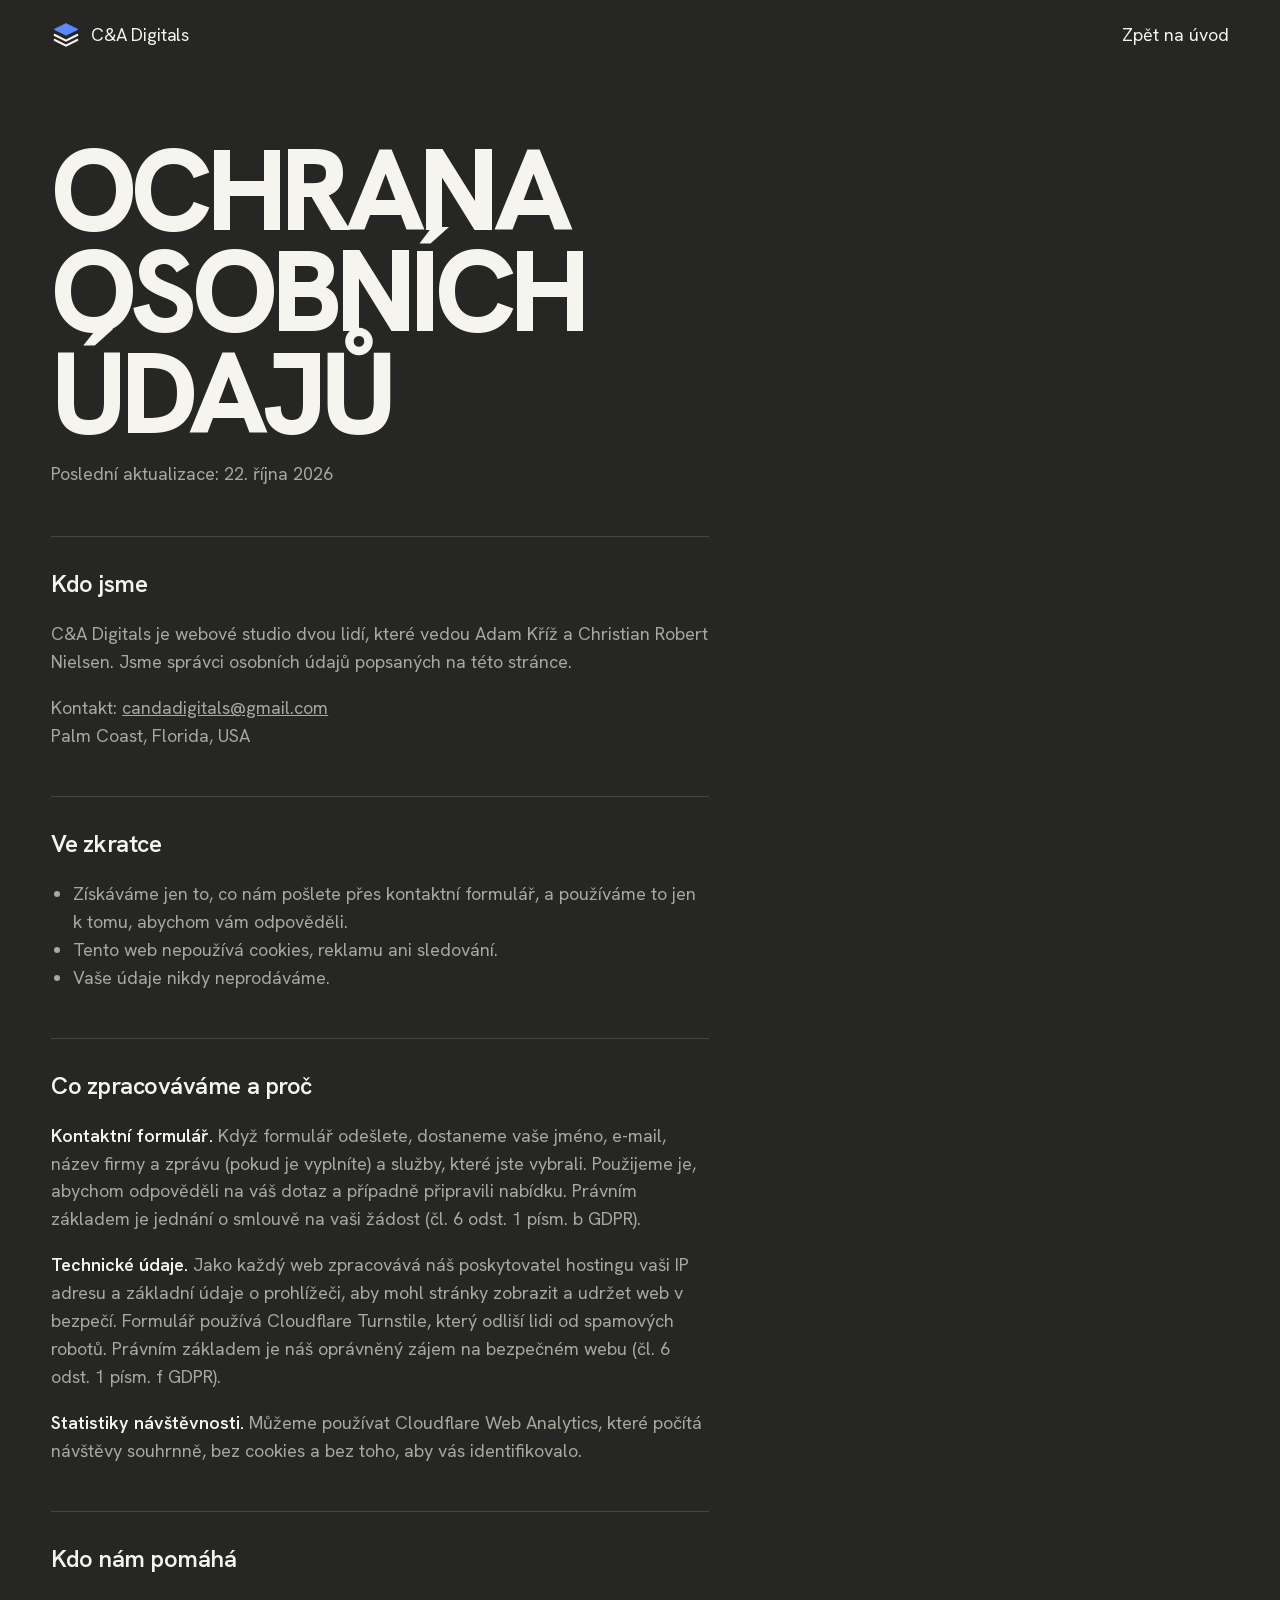
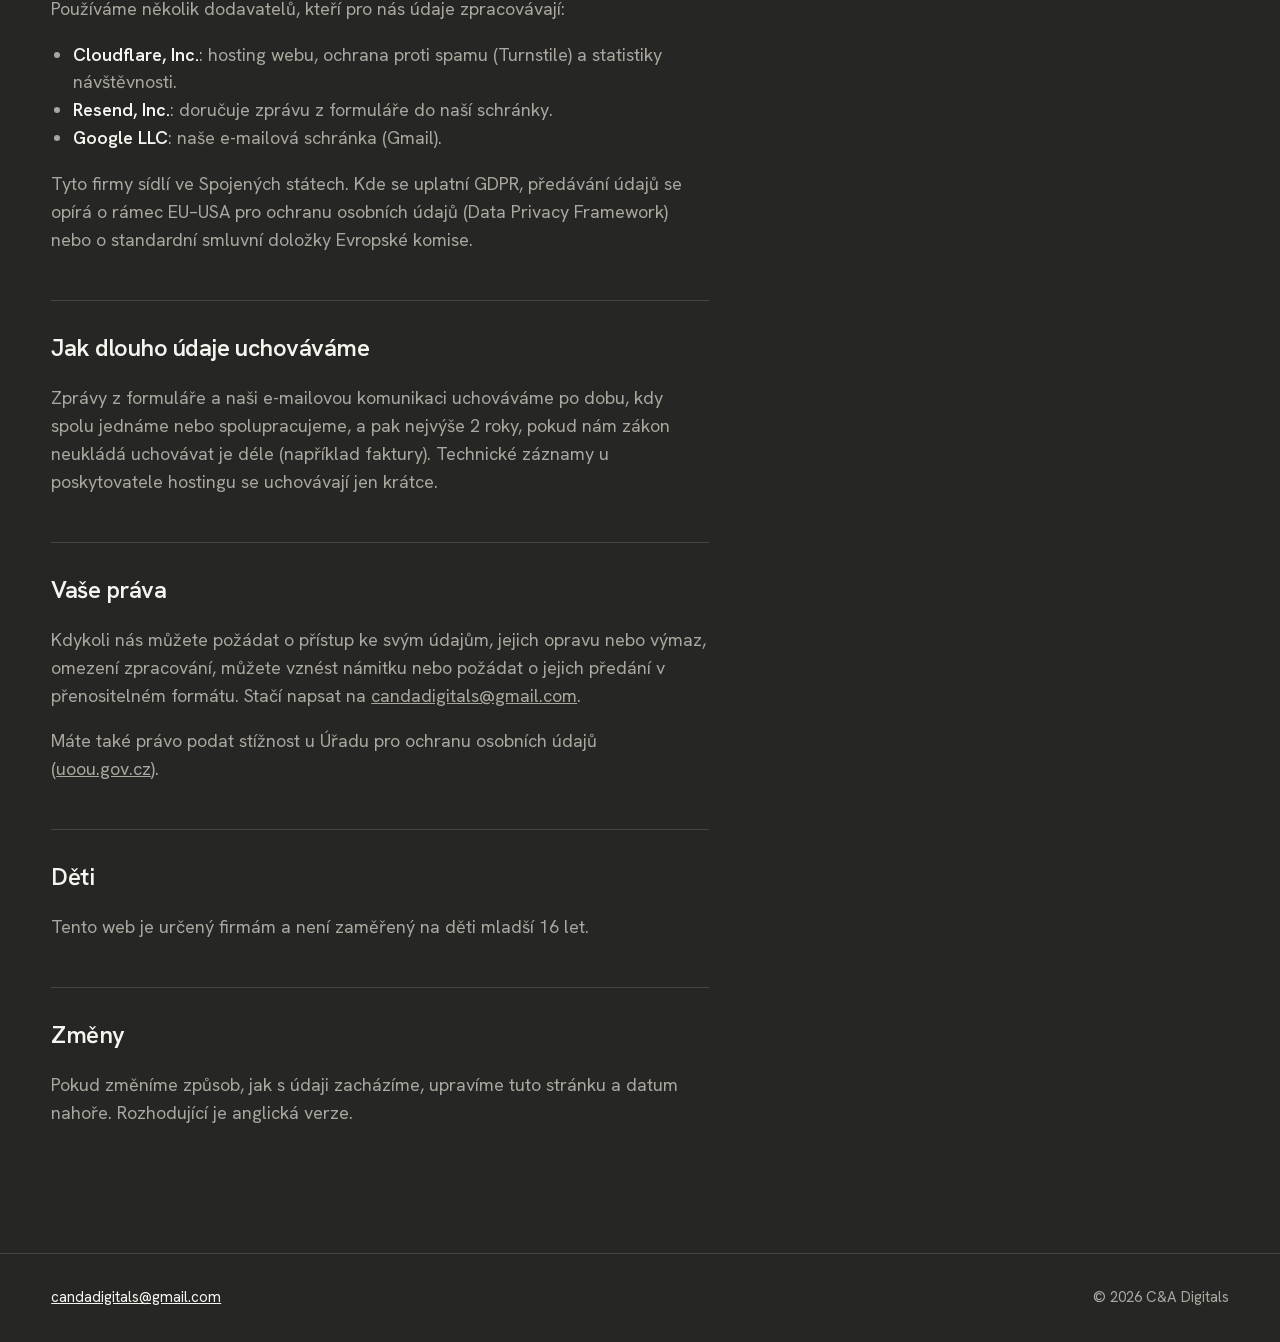
<file: site/cs/privacy.html>
<!doctype html>
<html lang="cs">
<head>
<meta charset="utf-8">
<meta name="viewport" content="width=device-width, initial-scale=1">
<title>Ochrana osobních údajů | C&amp;A Digitals</title>
<meta name="description" content="Jak C&amp;A Digitals zachází s osobními údaji, které nám pošlete přes tento web.">
<meta name="robots" content="noindex">
<meta name="theme-color" content="#262624">
<link rel="canonical" href="https://candadigitals.com/cs/privacy">
<link rel="icon" href="../brand/icon-dark.svg" type="image/svg+xml">
<link rel="preload" href="../fonts/hanken-grotesk-latin.woff2" as="font" type="font/woff2" crossorigin>
<link rel="stylesheet" href="../style.css?v=26">
</head>
<body>

<a class="skip" href="#main">Přeskočit na obsah</a>

<header class="header">
  <a class="brand" href="./" aria-label="C&amp;A Digitals, úvod">
    <svg class="brand-mark" viewBox="0 0 96 96" aria-hidden="true"><polygon class="accent-fill" points="48,12 84,30 48,48 12,30" stroke-width="4" stroke-linejoin="round"/><path d="M12 48 L48 66 L84 48 M12 64 L48 82 L84 64" fill="none" stroke="currentColor" stroke-width="7" stroke-linecap="round" stroke-linejoin="round"/></svg>
    <span>C&amp;A Digitals</span>
  </a>
  <a class="header-link" href="./">Zpět na úvod</a>
</header>

<main id="main" class="legal">
  <h1 class="legal-title">Ochrana osobních údajů</h1>
  <p class="legal-updated">Poslední aktualizace: 22. října 2026</p>

  <section>
    <h2>Kdo jsme</h2>
    <p>C&amp;A Digitals je webové studio dvou lidí, které vedou Adam Kříž a Christian Robert Nielsen. Jsme správci osobních údajů popsaných na této stránce.</p>
    <p>Kontakt: <a href="mailto:candadigitals@gmail.com">candadigitals@gmail.com</a><br>Palm Coast, Florida, USA</p>
  </section>

  <section>
    <h2>Ve zkratce</h2>
    <ul>
      <li>Získáváme jen to, co nám pošlete přes kontaktní formulář, a používáme to jen k tomu, abychom vám odpověděli.</li>
      <li>Tento web nepoužívá cookies, reklamu ani sledování.</li>
      <li>Vaše údaje nikdy neprodáváme.</li>
    </ul>
  </section>

  <section>
    <h2>Co zpracováváme a proč</h2>
    <p><strong>Kontaktní formulář.</strong> Když formulář odešlete, dostaneme vaše jméno, e-mail, název firmy a zprávu (pokud je vyplníte) a služby, které jste vybrali. Použijeme je, abychom odpověděli na váš dotaz a případně připravili nabídku. Právním základem je jednání o smlouvě na vaši žádost (čl.&nbsp;6 odst.&nbsp;1 písm.&nbsp;b GDPR).</p>
    <p><strong>Technické údaje.</strong> Jako každý web zpracovává náš poskytovatel hostingu vaši IP adresu a základní údaje o prohlížeči, aby mohl stránky zobrazit a udržet web v bezpečí. Formulář používá Cloudflare Turnstile, který odliší lidi od spamových robotů. Právním základem je náš oprávněný zájem na bezpečném webu (čl.&nbsp;6 odst.&nbsp;1 písm.&nbsp;f GDPR).</p>
    <p><strong>Statistiky návštěvnosti.</strong> Můžeme používat Cloudflare Web Analytics, které počítá návštěvy souhrnně, bez cookies a bez toho, aby vás identifikovalo.</p>
  </section>

  <section>
    <h2>Kdo nám pomáhá</h2>
    <p>Používáme několik dodavatelů, kteří pro nás údaje zpracovávají:</p>
    <ul>
      <li><strong>Cloudflare, Inc.</strong>: hosting webu, ochrana proti spamu (Turnstile) a statistiky návštěvnosti.</li>
      <li><strong>Resend, Inc.</strong>: doručuje zprávu z formuláře do naší schránky.</li>
      <li><strong>Google LLC</strong>: naše e-mailová schránka (Gmail).</li>
    </ul>
    <p>Tyto firmy sídlí ve Spojených státech. Kde se uplatní GDPR, předávání údajů se opírá o rámec EU–USA pro ochranu osobních údajů (Data Privacy Framework) nebo o standardní smluvní doložky Evropské komise.</p>
  </section>

  <section>
    <h2>Jak dlouho údaje uchováváme</h2>
    <p>Zprávy z formuláře a naši e-mailovou komunikaci uchováváme po dobu, kdy spolu jednáme nebo spolupracujeme, a pak nejvýše 2 roky, pokud nám zákon neukládá uchovávat je déle (například faktury). Technické záznamy u poskytovatele hostingu se uchovávají jen krátce.</p>
  </section>

  <section>
    <h2>Vaše práva</h2>
    <p>Kdykoli nás můžete požádat o přístup ke svým údajům, jejich opravu nebo výmaz, omezení zpracování, můžete vznést námitku nebo požádat o jejich předání v přenositelném formátu. Stačí napsat na <a href="mailto:candadigitals@gmail.com">candadigitals@gmail.com</a>.</p>
    <p>Máte také právo podat stížnost u Úřadu pro ochranu osobních údajů (<a href="https://uoou.gov.cz" rel="noopener">uoou.gov.cz</a>).</p>
  </section>

  <section>
    <h2>Děti</h2>
    <p>Tento web je určený firmám a není zaměřený na děti mladší 16 let.</p>
  </section>

  <section>
    <h2>Změny</h2>
    <p>Pokud změníme způsob, jak s údaji zacházíme, upravíme tuto stránku a datum nahoře. Rozhodující je anglická verze.</p>
  </section>
</main>

<footer class="footer footer-small">
  <div class="footer-row">
    <a href="mailto:candadigitals@gmail.com">candadigitals@gmail.com</a>
    <span>© 2026 C&amp;A Digitals</span>
  </div>
</footer>

</body>
</html>
</file>
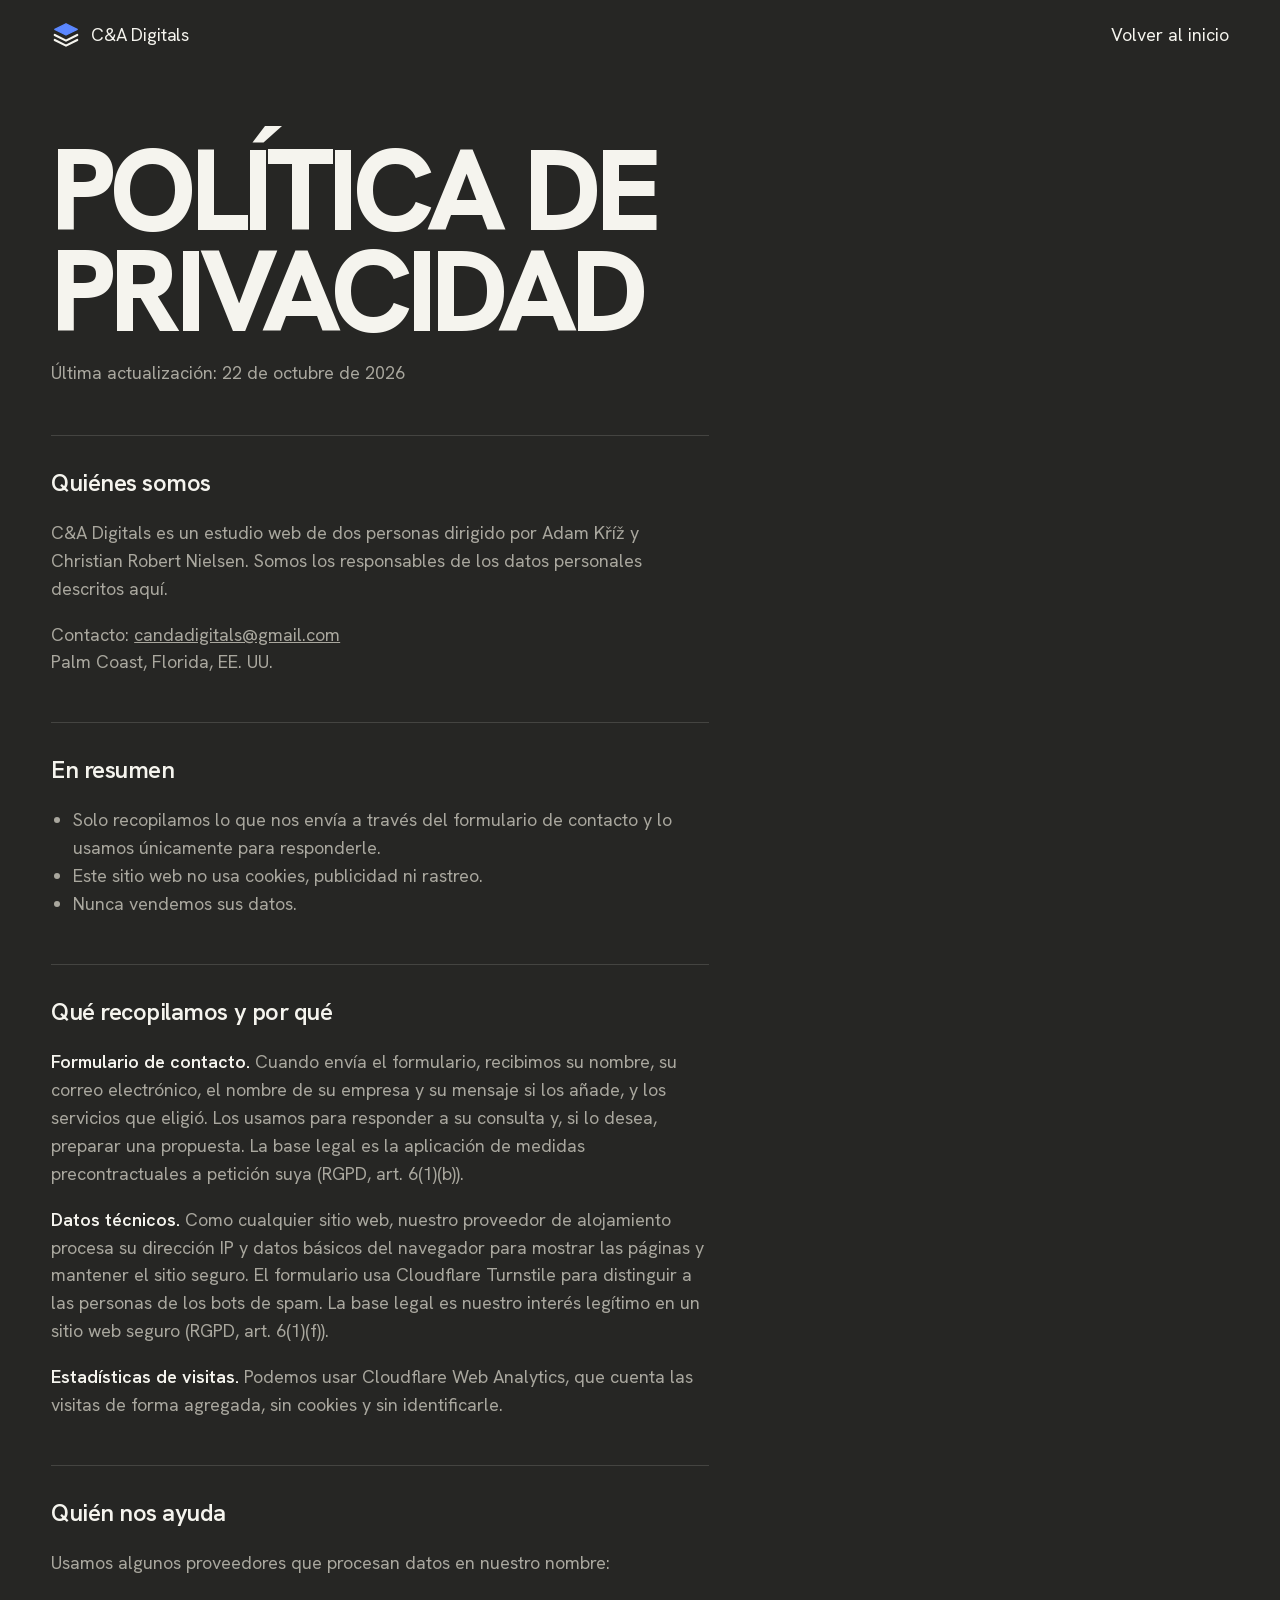
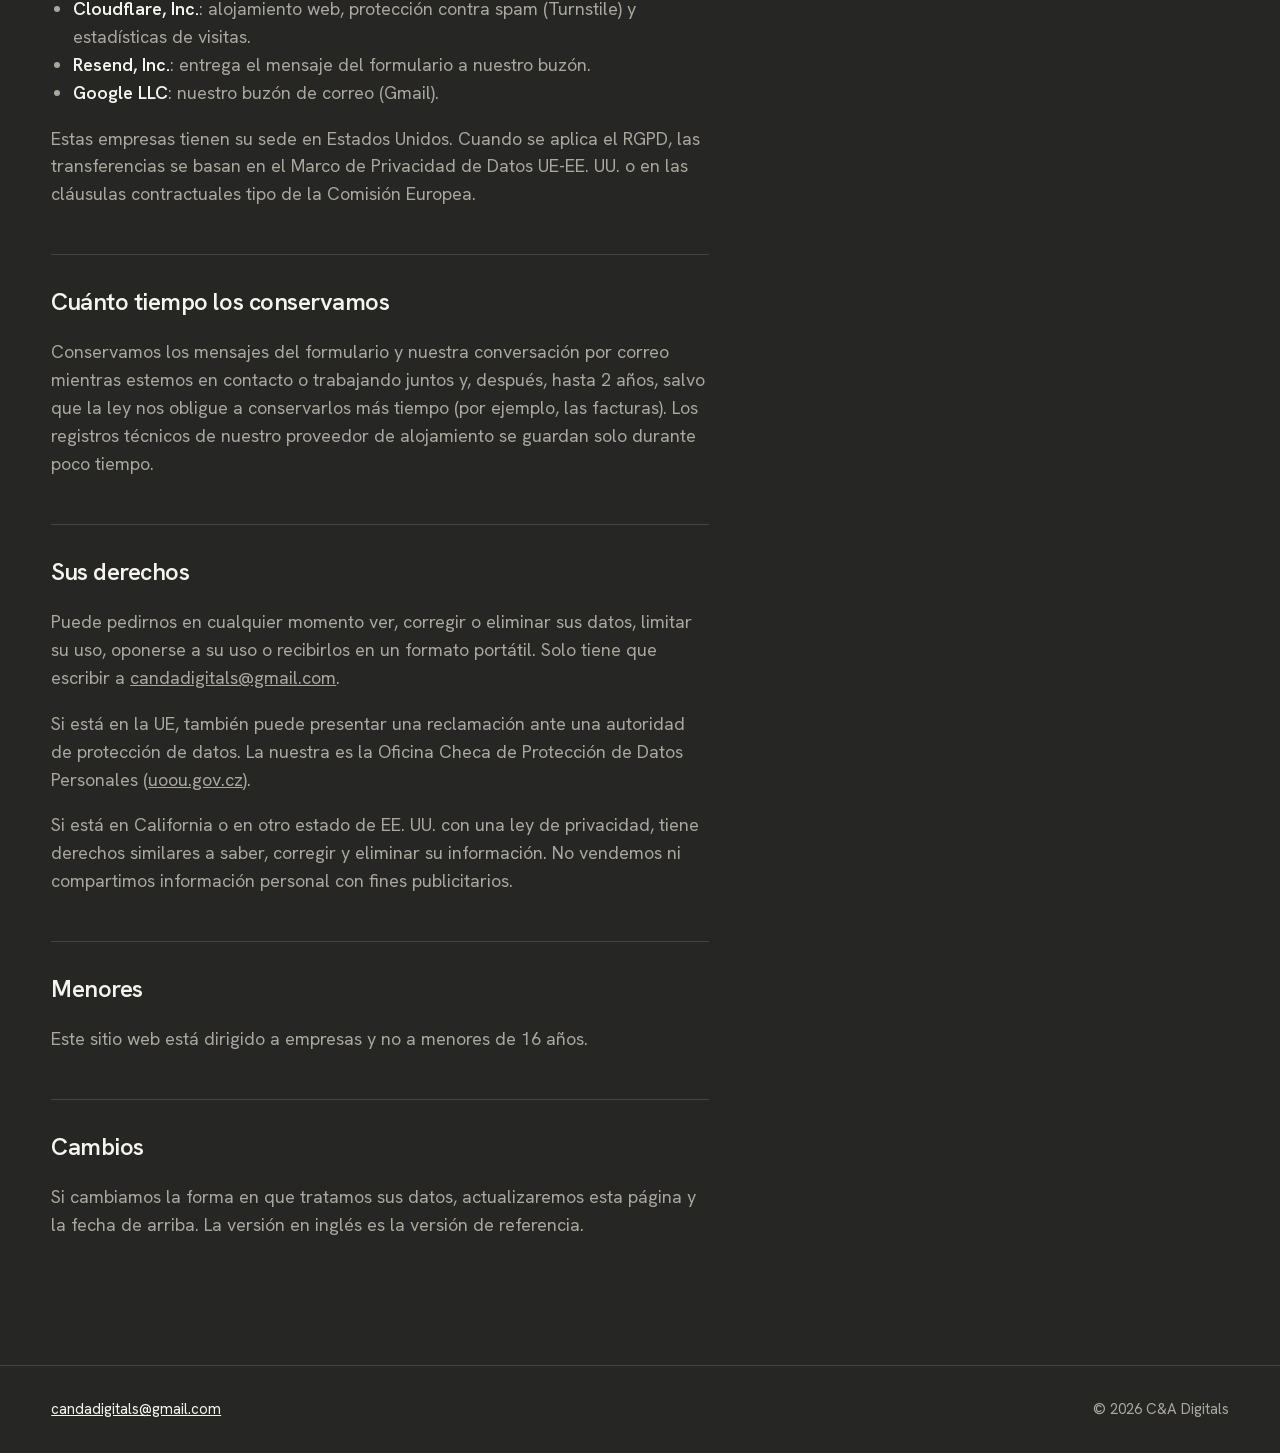
<file: site/es/privacy.html>
<!doctype html>
<html lang="es">
<head>
<meta charset="utf-8">
<meta name="viewport" content="width=device-width, initial-scale=1">
<title>Política de privacidad | C&amp;A Digitals</title>
<meta name="description" content="Cómo trata C&amp;A Digitals los datos personales que nos envía a través de este sitio web.">
<meta name="robots" content="noindex">
<meta name="theme-color" content="#262624">
<link rel="canonical" href="https://candadigitals.com/es/privacy">
<link rel="icon" href="../brand/icon-dark.svg" type="image/svg+xml">
<link rel="preload" href="../fonts/hanken-grotesk-latin.woff2" as="font" type="font/woff2" crossorigin>
<link rel="stylesheet" href="../style.css?v=26">
</head>
<body>

<a class="skip" href="#main">Saltar al contenido</a>

<header class="header">
  <a class="brand" href="./" aria-label="C&amp;A Digitals, inicio">
    <svg class="brand-mark" viewBox="0 0 96 96" aria-hidden="true"><polygon class="accent-fill" points="48,12 84,30 48,48 12,30" stroke-width="4" stroke-linejoin="round"/><path d="M12 48 L48 66 L84 48 M12 64 L48 82 L84 64" fill="none" stroke="currentColor" stroke-width="7" stroke-linecap="round" stroke-linejoin="round"/></svg>
    <span>C&amp;A Digitals</span>
  </a>
  <a class="header-link" href="./">Volver al inicio</a>
</header>

<main id="main" class="legal">
  <h1 class="legal-title">Política de privacidad</h1>
  <p class="legal-updated">Última actualización: 22 de octubre de 2026</p>

  <section>
    <h2>Quiénes somos</h2>
    <p>C&amp;A Digitals es un estudio web de dos personas dirigido por Adam Kříž y Christian Robert Nielsen. Somos los responsables de los datos personales descritos aquí.</p>
    <p>Contacto: <a href="mailto:candadigitals@gmail.com">candadigitals@gmail.com</a><br>Palm Coast, Florida, EE. UU.</p>
  </section>

  <section>
    <h2>En resumen</h2>
    <ul>
      <li>Solo recopilamos lo que nos envía a través del formulario de contacto y lo usamos únicamente para responderle.</li>
      <li>Este sitio web no usa cookies, publicidad ni rastreo.</li>
      <li>Nunca vendemos sus datos.</li>
    </ul>
  </section>

  <section>
    <h2>Qué recopilamos y por qué</h2>
    <p><strong>Formulario de contacto.</strong> Cuando envía el formulario, recibimos su nombre, su correo electrónico, el nombre de su empresa y su mensaje si los añade, y los servicios que eligió. Los usamos para responder a su consulta y, si lo desea, preparar una propuesta. La base legal es la aplicación de medidas precontractuales a petición suya (RGPD, art.&nbsp;6(1)(b)).</p>
    <p><strong>Datos técnicos.</strong> Como cualquier sitio web, nuestro proveedor de alojamiento procesa su dirección IP y datos básicos del navegador para mostrar las páginas y mantener el sitio seguro. El formulario usa Cloudflare Turnstile para distinguir a las personas de los bots de spam. La base legal es nuestro interés legítimo en un sitio web seguro (RGPD, art.&nbsp;6(1)(f)).</p>
    <p><strong>Estadísticas de visitas.</strong> Podemos usar Cloudflare Web Analytics, que cuenta las visitas de forma agregada, sin cookies y sin identificarle.</p>
  </section>

  <section>
    <h2>Quién nos ayuda</h2>
    <p>Usamos algunos proveedores que procesan datos en nuestro nombre:</p>
    <ul>
      <li><strong>Cloudflare, Inc.</strong>: alojamiento web, protección contra spam (Turnstile) y estadísticas de visitas.</li>
      <li><strong>Resend, Inc.</strong>: entrega el mensaje del formulario a nuestro buzón.</li>
      <li><strong>Google LLC</strong>: nuestro buzón de correo (Gmail).</li>
    </ul>
    <p>Estas empresas tienen su sede en Estados Unidos. Cuando se aplica el RGPD, las transferencias se basan en el Marco de Privacidad de Datos UE-EE.&nbsp;UU. o en las cláusulas contractuales tipo de la Comisión Europea.</p>
  </section>

  <section>
    <h2>Cuánto tiempo los conservamos</h2>
    <p>Conservamos los mensajes del formulario y nuestra conversación por correo mientras estemos en contacto o trabajando juntos y, después, hasta 2 años, salvo que la ley nos obligue a conservarlos más tiempo (por ejemplo, las facturas). Los registros técnicos de nuestro proveedor de alojamiento se guardan solo durante poco tiempo.</p>
  </section>

  <section>
    <h2>Sus derechos</h2>
    <p>Puede pedirnos en cualquier momento ver, corregir o eliminar sus datos, limitar su uso, oponerse a su uso o recibirlos en un formato portátil. Solo tiene que escribir a <a href="mailto:candadigitals@gmail.com">candadigitals@gmail.com</a>.</p>
    <p>Si está en la UE, también puede presentar una reclamación ante una autoridad de protección de datos. La nuestra es la Oficina Checa de Protección de Datos Personales (<a href="https://uoou.gov.cz/en" rel="noopener">uoou.gov.cz</a>).</p>
    <p>Si está en California o en otro estado de EE.&nbsp;UU. con una ley de privacidad, tiene derechos similares a saber, corregir y eliminar su información. No vendemos ni compartimos información personal con fines publicitarios.</p>
  </section>

  <section>
    <h2>Menores</h2>
    <p>Este sitio web está dirigido a empresas y no a menores de 16 años.</p>
  </section>

  <section>
    <h2>Cambios</h2>
    <p>Si cambiamos la forma en que tratamos sus datos, actualizaremos esta página y la fecha de arriba. La versión en inglés es la versión de referencia.</p>
  </section>
</main>

<footer class="footer footer-small">
  <div class="footer-row">
    <a href="mailto:candadigitals@gmail.com">candadigitals@gmail.com</a>
    <span>© 2026 C&amp;A Digitals</span>
  </div>
</footer>

</body>
</html>
</file>
<file: site/style.css>
/* Hanken Grotesk (SIL Open Font License, fonts/OFL.txt), served from this site
   instead of Google Fonts so visitors' IP addresses don't go to Google. */
@font-face {
  font-family: "Hanken Grotesk"; font-style: normal; font-weight: 300 800; font-display: swap;
  src: url("fonts/hanken-grotesk-latin-ext.woff2") format("woff2");
  unicode-range: U+0100-02BA, U+02BD-02C5, U+02C7-02CC, U+02CE-02D7, U+02DD-02FF, U+0304, U+0308, U+0329, U+1D00-1DBF, U+1E00-1E9F, U+1EF2-1EFF, U+2020, U+20A0-20AB, U+20AD-20C4, U+2113, U+2C60-2C7F, U+A720-A7FF;
}
@font-face {
  font-family: "Hanken Grotesk"; font-style: normal; font-weight: 300 800; font-display: swap;
  src: url("fonts/hanken-grotesk-latin.woff2") format("woff2");
  unicode-range: U+0000-00FF, U+0131, U+0152-0153, U+02BB-02BC, U+02C6, U+02DA, U+02DC, U+0304, U+0308, U+0329, U+2000-206F, U+20AC, U+2122, U+2191, U+2193, U+2212, U+2215, U+FEFF, U+FFFD;
}

:root {
  --bg: #262624;
  --bg-2: #2E2E2B;
  --ink: #F5F4EE;
  --muted: #A9A79E;
  --gray: #888780;
  /* Accent: electric blue. #5B87FF passes 4.5:1 on --bg; on it use --accent-ink (5.4:1).
     On light surfaces (menu overlay, Growth card) use --accent-deep (4.9:1 on cream). */
  --accent: #5B87FF;
  --accent-ink: #121721;
  --accent-deep: #2F5EEB;
  --line: rgba(245, 244, 238, 0.14);
  --pad: clamp(16px, 4vw, 56px);
  --font: "Hanken Grotesk", system-ui, -apple-system, "Segoe UI", sans-serif;
  --ease: cubic-bezier(0.22, 1, 0.36, 1);
}

*, *::before, *::after { box-sizing: border-box; }

html { -webkit-text-size-adjust: 100%; overflow-x: clip; }
html.lenis, html.lenis body { height: auto; }
.lenis.lenis-smooth { scroll-behavior: auto !important; }

body {
  margin: 0;
  background: var(--bg);
  color: var(--ink);
  font-family: var(--font);
  font-size: 18px;
  line-height: 1.55;
  -webkit-font-smoothing: antialiased;
  overflow-x: hidden;
}

a { color: inherit; }
img, svg { display: block; max-width: 100%; }
button { font: inherit; color: inherit; cursor: pointer; }
:focus-visible { outline: 2px solid var(--accent); outline-offset: 3px; }
.accent { color: var(--accent); }
.accent-fill { fill: var(--accent); stroke: var(--accent); }

.skip {
  position: absolute; left: 16px; top: -60px; z-index: 100;
  background: var(--ink); color: var(--bg); padding: 10px 16px; border-radius: 999px;
}
.skip:focus { top: 16px; }

/* Header */
.header {
  position: fixed; inset: 0 0 auto 0; z-index: 50;
  display: flex; align-items: center; justify-content: space-between;
  padding: 20px var(--pad);
  transition: color 0.3s, padding 0.4s var(--ease);
}
/* Once the page scrolls, a frosted layer keeps the logo and menu readable over
   content. It is a progressive blur: a strong blur near the top and a light one
   reaching further down, plus a tint that fades out, so there is no visible edge.
   (Two layers, not more: every backdrop blur is costly while scrolling.) */
.header-fade {
  position: absolute; inset: 0 0 -64px 0; z-index: -1; pointer-events: none;
  opacity: 0; transition: opacity 0.4s;
}
.header-fade span { position: absolute; inset: 0; }
.header-fade span:nth-child(1) {
  -webkit-backdrop-filter: blur(3px); backdrop-filter: blur(3px);
  -webkit-mask-image: linear-gradient(to bottom, #000 0%, #000 50%, rgba(0, 0, 0, 0.5) 75%, transparent 100%);
  mask-image: linear-gradient(to bottom, #000 0%, #000 50%, rgba(0, 0, 0, 0.5) 75%, transparent 100%);
}
.header-fade span:nth-child(2) {
  -webkit-backdrop-filter: blur(14px) saturate(1.3); backdrop-filter: blur(14px) saturate(1.3);
  -webkit-mask-image: linear-gradient(to bottom, #000 0%, #000 32%, rgba(0, 0, 0, 0.45) 48%, transparent 66%);
  mask-image: linear-gradient(to bottom, #000 0%, #000 32%, rgba(0, 0, 0, 0.45) 48%, transparent 66%);
}
.header-fade::after {
  content: ""; position: absolute; inset: 0;
  background: linear-gradient(to bottom,
    rgba(38, 38, 36, 0.78) 0%, rgba(38, 38, 36, 0.66) 35%, rgba(38, 38, 36, 0.4) 58%,
    rgba(38, 38, 36, 0.16) 78%, rgba(38, 38, 36, 0.04) 92%, rgba(38, 38, 36, 0) 100%);
}
.header.is-scrolled { padding-block: 14px; }
.header.is-scrolled .header-fade { opacity: 1; }
/* Over the light menu overlay the header turns dark and drops the frosted layer. */
.header.menu-on { color: var(--bg); }
.header.menu-on .header-fade { opacity: 0; }
.brand { display: flex; align-items: center; gap: 10px; text-decoration: none; font-size: 18px; letter-spacing: -0.01em; white-space: nowrap; }
.brand-mark { width: 30px; height: 30px; }
/* Language switcher (EN / ES / CS) next to the menu button */
.lang { display: flex; gap: 2px; margin-left: auto; margin-right: 20px; font-size: 14px; }
.lang a { padding: 6px 8px; border-radius: 999px; text-decoration: none; color: var(--muted); }
.lang a:hover { color: var(--ink); }
.lang a[aria-current="page"] { color: var(--ink); background: rgba(245, 244, 238, 0.1); }
.header.menu-on .lang a { color: rgba(38, 38, 36, 0.6); }
.header.menu-on .lang a[aria-current="page"] { color: var(--bg); background: rgba(38, 38, 36, 0.1); }
.menu-btn {
  background: none; border: 0; padding: 8px 0; font-size: 18px; letter-spacing: -0.01em;
}
.menu-close { display: none; }
.menu-open-state .menu-open { display: none; }
.menu-open-state .menu-close { display: inline; }

/* Menu overlay */
.menu {
  position: fixed; inset: 0; z-index: 40;
  background: var(--ink); color: var(--bg);
  display: flex; flex-direction: column; justify-content: center;
  padding: 100px var(--pad) 40px;
}
.menu[hidden] { display: none; }
.menu ul { list-style: none; margin: 0; padding: 0; }
.menu a {
  display: flex; align-items: baseline; gap: 18px;
  font-size: min(clamp(40px, 8vw, 110px), 11vh); font-weight: 700; line-height: 1.02;
  letter-spacing: -0.04em; text-transform: uppercase; text-decoration: none;
}
.menu a small { font-size: 14px; font-weight: 500; letter-spacing: 0; }
.menu a:hover { color: var(--accent-deep); }
.menu-foot { margin: auto 0 0; font-size: 16px; }

/* Hero: the logo's three layers, exploded. Google on top, the website in the middle,
   care underneath. Each slab is drawn in SVG (top + two side faces) and its icon is
   mapped onto the top face with one isometric matrix: matrix(1.5,-0.75,1.5,0.75,-150,0). */
.lh {
  position: relative; min-height: 100vh; min-height: 100svh; overflow-x: clip;
  padding: 112px var(--pad) 48px;
  display: grid; grid-template-columns: minmax(0, 5fr) minmax(0, 6fr); gap: clamp(24px, 4vw, 72px); align-items: center;
}
/* soft blue light behind the layers */
.lh::before {
  content: ""; position: absolute; z-index: 0; right: -10%; top: 50%; width: 70vw; height: 70vw; max-width: 1100px; max-height: 1100px;
  transform: translateY(-50%); pointer-events: none;
  background: radial-gradient(closest-side, rgba(91, 135, 255, 0.16), rgba(91, 135, 255, 0) 70%);
}
.lh > * { position: relative; z-index: 1; }
.lh-title { margin: 0; font-weight: 700; font-size: clamp(42px, 5.1vw, 90px); line-height: 1.02; letter-spacing: -0.04em; }
.lh-title .accent { display: block; }
.lh-lead { margin: 30px 0 0; max-width: 29em; color: var(--muted); font-size: clamp(18px, 1.4vw, 21px); }
.lh-ctas { display: flex; flex-wrap: wrap; gap: 12px; margin-top: 36px; }
.lh-ctas .btn { min-height: 58px; min-width: 0; padding: 0 30px; font-size: 17px; }
.lh-trust { list-style: none; display: flex; flex-wrap: wrap; gap: 10px 26px; margin: 24px 0 0; padding: 0; font-size: 15px; color: var(--muted); }
.lh-trust li { display: inline-flex; align-items: center; gap: 8px; }
.lh-trust svg { width: 18px; height: 18px; flex: none; fill: none; stroke: #5DCAA5; stroke-width: 2.2; stroke-linecap: round; stroke-linejoin: round; }

.lh-art { width: 100%; max-width: 720px; justify-self: end; }
/* Own compositing layer, so Safari repaints the floating slabs cleanly. */
.lh-art svg {
  display: block; width: 100%; height: auto; max-height: calc(100svh - 150px); overflow: visible; font-family: var(--font);
  will-change: transform; transform: translateZ(0);
}
.lh-art .lbl-t { fill: var(--ink); font-size: 19px; font-weight: 700; letter-spacing: -0.01em; }
.lh-art .lbl-s { fill: var(--muted); font-size: 14.5px; }
.lh-art .lbl-n { fill: var(--accent); font-size: 12.5px; font-variant-numeric: tabular-nums; }
.lh-art .lbl-line { stroke: rgba(245, 244, 238, 0.28); stroke-width: 1; stroke-dasharray: 3 4; }
.lh-art .lbl-dot { fill: var(--accent); }
.bob { animation: bob 6.5s ease-in-out infinite; }
.s-mid .bob { animation-delay: -2.2s; }
.s-bot .bob { animation-delay: -4.4s; }
@keyframes bob { 0%, 100% { transform: translateY(0); } 50% { transform: translateY(-9px); } }

/* phones: the labels become a list under the drawing (inside the SVG they'd get too small) */
.lh-legend { display: none; list-style: none; margin: 8px 0 0; padding: 0; }
.lh-legend li { display: grid; grid-template-columns: 28px minmax(0, 1fr); padding: 12px 0; border-top: 1px solid var(--line); }
.lh-legend span { color: var(--accent); font-size: 13px; padding-top: 3px; }
.lh-legend p { margin: 0; }
.lh-legend strong { display: block; font-size: 17px; }
.lh-legend em { font-style: normal; color: var(--muted); font-size: 15px; }

/* short laptop screens: keep the whole hero on the first screen */
@media (max-height: 760px) and (min-width: 1001px) {
  .lh { padding-top: 92px; padding-bottom: 28px; }
  .lh-ctas { margin-top: 26px; }
  .lh-lead { margin-top: 22px; }
  .lh-trust { margin-top: 18px; }
}

/* Proof strip right under the hero */
.proof {
  display: flex; flex-wrap: wrap; align-items: center; gap: 12px 32px;
  padding: 22px var(--pad); border-top: 1px solid var(--line);
}
.proof-label { margin: 0; color: var(--muted); font-size: 13px; text-transform: uppercase; letter-spacing: 0.08em; }
.proof-list { list-style: none; margin: 0; padding: 0; display: flex; flex-wrap: wrap; gap: 12px 32px; }
.proof-list a { text-decoration: none; font-size: 17px; }
.proof-list a::before { content: ""; display: inline-block; width: 8px; height: 8px; margin-right: 10px; border-radius: 50%; background: var(--accent); vertical-align: 2px; }
.proof-list strong { font-weight: 600; }
.proof-list span { color: var(--muted); margin-left: 6px; }
.proof-list a:hover strong { color: var(--accent); }

/* Marquee */
.marquee { overflow: hidden; border-block: 1px solid var(--line); padding: 18px 0; }
.marquee-track { display: flex; width: max-content; animation: marquee 32s linear infinite; }
.marquee span {
  font-size: clamp(22px, 3vw, 40px); font-weight: 300; letter-spacing: -0.02em; padding-right: 0.9em; white-space: nowrap;
}
.marquee span::after { content: ""; display: inline-block; width: 0.32em; height: 0.32em; margin-left: 0.9em; background: var(--accent); transform: rotate(45deg) translateY(-0.1em); }
@keyframes marquee { to { transform: translateX(-50%); } }

/* Intro */
.intro { padding: clamp(80px, 14vw, 200px) var(--pad); }
.intro-text {
  margin: 0; max-width: 22em;
  font-size: clamp(28px, 4.4vw, 68px); font-weight: 500; line-height: 1.08; letter-spacing: -0.035em;
}
.intro-text .w { opacity: 0.18; transition: opacity 0.2s linear; }
.no-scrub .intro-text .w { opacity: 1; }

/* Sections */
.section { padding: clamp(64px, 9vw, 140px) var(--pad); border-top: 1px solid var(--line); }
.section-head { display: grid; grid-template-columns: minmax(0, 1fr) minmax(0, 1fr); gap: 32px; align-items: end; margin-bottom: clamp(36px, 5vw, 72px); }
.section-title {
  margin: 0; font-weight: 800; text-transform: uppercase;
  font-size: clamp(48px, 9vw, 150px); line-height: 0.88; letter-spacing: -0.05em;
}
.section-note { margin: 0; max-width: 28em; color: var(--muted); justify-self: end; }

/* Work */
.work-list { list-style: none; margin: 0; padding: 0; border-top: 1px solid var(--line); }
.work-row {
  position: relative; display: grid; grid-template-columns: minmax(0, 1fr) auto 80px; gap: 24px; align-items: center;
  padding: 28px 0; border-bottom: 1px solid var(--line); text-decoration: none;
  transition: padding 0.5s var(--ease), color 0.3s;
}
.work-name { font-size: clamp(28px, 4.6vw, 72px); font-weight: 600; letter-spacing: -0.04em; line-height: 1; }
.work-tag { color: var(--muted); font-size: 15px; text-transform: uppercase; letter-spacing: 0.06em; }
.work-year { justify-self: end; color: var(--muted); font-variant-numeric: tabular-nums; }
.work-row-next .work-name { color: var(--gray); }
.work-thumb { display: none; }
.work-preview {
  position: fixed; left: 0; top: 0; z-index: 30; width: 360px; aspect-ratio: 16 / 10;
  border-radius: 14px; overflow: hidden; pointer-events: none; opacity: 0;
  transform: translate(-50%, -50%) scale(0.85);
}
.work-preview img { width: 100%; height: 100%; object-fit: cover; object-position: top; }
@media (hover: hover) {
  .work-list:hover .work-row { color: var(--gray); }
  .work-list .work-row:hover { color: var(--ink); padding-left: 24px; }
}

/* About */
.about-lead {
  margin: 0 0 clamp(40px, 5vw, 72px); max-width: 24em;
  font-size: clamp(24px, 3vw, 44px); font-weight: 500; line-height: 1.15; letter-spacing: -0.03em;
}
.people { display: grid; grid-template-columns: repeat(2, minmax(0, 1fr)); gap: 16px; }
.person {
  background: var(--bg-2); border: 1px solid var(--line); border-radius: 24px;
  padding: clamp(28px, 3vw, 44px);
}
.person-place { margin: 0 0 28px; color: var(--muted); font-size: 13px; text-transform: uppercase; letter-spacing: 0.08em; }
.person-name {
  margin: 0; font-weight: 800; text-transform: uppercase;
  font-size: clamp(56px, 7vw, 112px); line-height: 0.85; letter-spacing: -0.05em;
}
.person-role { margin: 14px 0 24px; color: var(--accent); font-size: clamp(18px, 1.6vw, 22px); }
.person p:last-child { margin: 0; color: var(--muted); font-size: clamp(17px, 1.3vw, 19px); }
.about-together { margin: clamp(28px, 3vw, 40px) 0 0; max-width: 46em; color: var(--muted); font-size: clamp(17px, 1.4vw, 20px); }
.promises {
  list-style: none; margin: clamp(32px, 4vw, 56px) 0 0; padding: 0;
  display: grid; grid-template-columns: repeat(4, minmax(0, 1fr)); border-top: 1px solid var(--line);
}
.promises li { padding: 20px 20px 0 0; font-size: clamp(16px, 1.3vw, 19px); }
.promises span { display: block; margin-bottom: 10px; color: var(--accent); font-size: 13px; font-variant-numeric: tabular-nums; }

/* Services accordion */
.acc { border-top: 1px solid var(--line); }
.acc-item { border-bottom: 1px solid var(--line); }
.acc-item summary {
  display: grid; grid-template-columns: 64px minmax(0, 1fr) 40px; align-items: center; gap: 16px;
  padding: 26px 0; cursor: pointer; list-style: none;
}
.acc-item summary::-webkit-details-marker { display: none; }
.acc-num { color: var(--accent); font-size: 15px; font-variant-numeric: tabular-nums; }
.acc-title { font-size: clamp(24px, 3.4vw, 48px); font-weight: 600; letter-spacing: -0.035em; line-height: 1.05; }
.acc-icon { position: relative; width: 40px; height: 40px; border: 1px solid var(--line); border-radius: 50%; transition: transform 0.4s var(--ease), background 0.3s; }
.acc-icon::before, .acc-icon::after { content: ""; position: absolute; left: 50%; top: 50%; width: 14px; height: 1.5px; background: currentColor; transform: translate(-50%, -50%); }
.acc-icon::after { transform: translate(-50%, -50%) rotate(90deg); transition: transform 0.4s var(--ease); }
.acc-item[open] .acc-icon { background: var(--accent); border-color: var(--accent); color: var(--accent-ink); }
.acc-item[open] .acc-icon::after { transform: translate(-50%, -50%) rotate(0deg); }
.acc-item summary:hover .acc-title { color: var(--gray); }
.acc-body { padding: 0 56px 30px 80px; max-width: 900px; }
.acc-body p { margin: 0; color: var(--muted); font-size: clamp(17px, 1.4vw, 20px); }

.extras { margin-top: clamp(48px, 6vw, 88px); display: grid; grid-template-columns: minmax(0, 1fr) minmax(0, 2fr); gap: 32px; }
.extras-title { margin: 0; font-size: 15px; font-weight: 500; text-transform: uppercase; letter-spacing: 0.08em; color: var(--muted); }
.extras-list { list-style: none; margin: 0; padding: 0; display: grid; gap: 14px; font-size: clamp(17px, 1.5vw, 21px); }
.extras-list span { display: inline-block; width: 44px; color: var(--accent); font-size: 14px; font-variant-numeric: tabular-nums; }

/* Packages */
.pkg-grid { display: grid; grid-template-columns: repeat(3, minmax(0, 1fr)); gap: 16px; }
.pkg {
  background: var(--bg-2); border: 1px solid var(--line); border-radius: 24px; padding: 32px 28px 36px;
  transition: transform 0.5s var(--ease), border-color 0.3s;
}
.pkg:hover { transform: translateY(-6px); border-color: rgba(245, 244, 238, 0.35); }
.pkg h3 { margin: 0 0 6px; font-size: clamp(32px, 3.4vw, 48px); font-weight: 700; letter-spacing: -0.04em; text-transform: uppercase; }
.pkg-sub { margin: 0 0 24px; color: var(--muted); }
.pkg ul { list-style: none; margin: 0; padding: 0; border-top: 1px solid var(--line); }
.pkg li { padding: 12px 0; border-bottom: 1px solid var(--line); }
.pkg-feature { background: var(--ink); color: var(--bg); border-color: var(--ink); }
.pkg-feature .pkg-sub { color: #5F5E5A; }
.pkg-feature h3 { color: var(--accent-deep); }
.pkg-feature ul, .pkg-feature li { border-color: rgba(38, 38, 36, 0.16); }
.pkg-note { margin: 28px 0 0; color: var(--muted); }

/* Process */
.steps { list-style: none; margin: 0; padding: 0; display: grid; grid-template-columns: repeat(5, minmax(0, 1fr)); gap: 0; position: relative; }
.steps::before { content: ""; position: absolute; left: 0; right: 0; top: 0; height: 1px; background: var(--line); }
.steps::after { content: ""; position: absolute; left: 0; top: 0; height: 2px; width: 100%; background: var(--accent); transform-origin: left; transform: scaleX(var(--progress, 1)); }
.step { padding: 28px 24px 0 0; }
.step-num { display: inline-block; font-size: 14px; color: var(--accent); margin-bottom: 40px; font-variant-numeric: tabular-nums; }
.step h3 { margin: 0 0 10px; font-size: clamp(20px, 1.9vw, 26px); font-weight: 600; letter-spacing: -0.02em; }
.step p { margin: 0; color: var(--muted); font-size: 16px; }

/* Contact */
.contact-title {
  margin: 0 0 16px; font-weight: 800; text-transform: uppercase;
  font-size: clamp(64px, 15vw, 260px); line-height: 0.85; letter-spacing: -0.06em;
}
.contact .section-note { justify-self: start; margin-bottom: 32px; }
.chips {
  position: relative; display: flex; flex-wrap: wrap; gap: 10px;
  margin-bottom: 48px;
}
.chips.is-physics { height: 340px; border: 1px solid var(--line); border-radius: 24px; overflow: hidden; touch-action: pan-y; }
.chip {
  border: 1px solid var(--ink); background: transparent; border-radius: 999px;
  padding: 14px 26px; font-size: clamp(17px, 1.7vw, 22px); white-space: nowrap; user-select: none;
  transition: background 0.25s, color 0.25s;
}
.chips.is-physics .chip { position: absolute; left: 0; top: 0; will-change: transform; cursor: grab; padding: 13px 25px; font-size: 20px; }
.chips.is-grabbing, .chips.is-grabbing .chip { cursor: grabbing; }
.chip[aria-pressed="true"] { background: var(--accent); border-color: var(--accent); color: var(--accent-ink); }

.form { position: relative; display: grid; grid-template-columns: repeat(3, minmax(0, 1fr)); gap: 24px 20px; }
.field { display: grid; gap: 6px; }
.field-wide { grid-column: 1 / -1; }
.field label { font-size: 13px; text-transform: uppercase; letter-spacing: 0.08em; color: var(--muted); }
.field input, .field textarea {
  width: 100%; background: transparent; color: var(--ink); font: inherit;
  border: 0; border-bottom: 1px solid var(--line); padding: 10px 0; border-radius: 0;
}
.field textarea { resize: vertical; }
.field input:focus, .field textarea:focus { outline: none; border-bottom-color: var(--ink); }
.field [aria-invalid="true"] { border-bottom-color: #F09595; }
.form-foot { grid-column: 1 / -1; display: flex; align-items: center; gap: 24px; flex-wrap: wrap; }
.form-status { margin: 0; color: var(--muted); }
.form-legal { margin: 0; color: var(--muted); font-size: 14px; }
.form-legal a { color: var(--ink); }
.hp { position: absolute; left: -9999px; width: 1px; height: 1px; overflow: hidden; }
.cf-turnstile { min-height: 65px; }
.btn:disabled { opacity: 0.6; cursor: progress; }

.btn {
  display: inline-flex; align-items: center; justify-content: center;
  min-width: 160px; min-height: 64px; padding: 0 36px;
  background: var(--accent); color: var(--accent-ink); border: 1px solid var(--accent); border-radius: 999px;
  font-size: 18px; font-weight: 600; text-decoration: none;
}
.btn-ghost { background: transparent; color: var(--ink); border-color: rgba(245, 244, 238, 0.3); }
.btn-ghost:hover { border-color: var(--ink); }
.btn span, .to-top span { display: inline-block; pointer-events: none; }

/* Footer */
.footer { padding: clamp(64px, 9vw, 120px) var(--pad) 32px; border-top: 1px solid var(--line); overflow: hidden; }
.footer-word {
  margin: 0 0 40px; font-weight: 800; text-transform: uppercase; white-space: nowrap;
  font-size: clamp(48px, 13.4vw, 250px); line-height: 0.85; letter-spacing: -0.06em;
}
.footer-row { display: flex; flex-wrap: wrap; justify-content: space-between; align-items: center; gap: 16px 32px; color: var(--muted); font-size: 15px; }
.footer-row a { color: var(--ink); }
.to-top { background: none; border: 1px solid var(--line); border-radius: 999px; padding: 12px 20px; font-size: 15px; }
.to-top:hover { border-color: var(--ink); }

/* Reveal helpers (only when JS runs; the content is visible without JS) */
.js .lh-copy > *, .js .lh .slab .intro, .js .lh .labels .lbl, .js .lh-legend li { opacity: 0; }

/* Responsive */
@media (max-width: 1000px) {
  .lh { grid-template-columns: 1fr; padding-top: 100px; }
  .lh-art { justify-self: center; max-width: 560px; }
  .lh::before { right: -40%; top: 70%; width: 140vw; height: 140vw; }
  .section-head { grid-template-columns: 1fr; }
  .section-note { justify-self: start; }
  .pkg-grid { grid-template-columns: 1fr; }
  .steps { grid-template-columns: 1fr; }
  .steps::before, .steps::after { display: none; }
  .step { padding: 24px 0; border-top: 1px solid var(--line); display: grid; grid-template-columns: 56px minmax(0, 1fr); column-gap: 8px; }
  .step-num { margin: 4px 0 0; grid-row: span 2; }
  .extras { grid-template-columns: 1fr; }
  .people { grid-template-columns: 1fr; }
  .promises { grid-template-columns: repeat(2, minmax(0, 1fr)); row-gap: 8px; }
  .form { grid-template-columns: 1fr; }
}
@media (max-width: 640px) {
  body { font-size: 17px; }
  .lh-art .labels { display: none; }
  .lh-art svg { max-height: none; }
  .lh-legend { display: block; }
  .lh-trust { font-size: 14px; }
  .work-row { grid-template-columns: minmax(0, 1fr) auto; row-gap: 6px; padding: 22px 0; }
  .work-tag { grid-column: 1; grid-row: 2; font-size: 13px; }
  .work-year { grid-row: 1; grid-column: 2; }
  .work-thumb { display: block; grid-column: 1 / -1; width: 100%; height: auto; border-radius: 12px; margin-top: 12px; aspect-ratio: 16 / 10; object-fit: cover; object-position: top; }
  .work-row-next .work-thumb { display: none; }
  .acc-item summary { grid-template-columns: 40px minmax(0, 1fr) 36px; gap: 10px; padding: 22px 0; }
  .acc-icon { width: 36px; height: 36px; }
  .acc-body { padding: 0 0 24px 50px; }
  .chip { padding: 12px 20px; }
}

/* Very narrow phones: keep the logo, languages and menu on one line */
@media (max-width: 380px) {
  .brand { font-size: 16px; gap: 8px; }
  .brand-mark { width: 26px; height: 26px; }
  .lang { margin-right: 6px; font-size: 13px; }
  .lang a { padding: 6px 5px; }
}

@media (prefers-reduced-motion: reduce) {
  *, *::before, *::after { animation: none !important; transition: none !important; }
  .js .lh-copy > *, .js .lh .slab .intro, .js .lh .labels .lbl, .js .lh-legend li { opacity: 1; }
  .intro-text .w { opacity: 1; }
  .marquee-track { animation: none; }
}

/* Inner pages: Privacy Policy and 404 */
.header-link { font-size: 18px; text-decoration: none; }
.header-link:hover { color: var(--gray); }
.legal { max-width: 760px; padding: 140px var(--pad) 80px; }
.legal-title, .notfound-title {
  margin: 0; font-weight: 800; text-transform: uppercase;
  font-size: clamp(48px, 9vw, 120px); line-height: 0.88; letter-spacing: -0.05em;
}
.legal-updated { margin: 16px 0 48px; color: var(--muted); }
.legal section { padding: 28px 0; border-top: 1px solid var(--line); }
.legal h2 { margin: 0 0 12px; font-size: 24px; font-weight: 600; letter-spacing: -0.02em; }
.legal p, .legal li { color: var(--muted); }
.legal strong { color: var(--ink); font-weight: 600; }
.legal ul { padding-left: 1.2em; }
.legal mark { background: #F09595; color: var(--bg); padding: 0 4px; border-radius: 4px; }
.footer-small { padding-top: 32px; }
.notfound { min-height: 100vh; min-height: 100svh; display: flex; flex-direction: column; justify-content: center; gap: 24px; align-items: flex-start; padding: 120px var(--pad) 60px; }
.notfound p { margin: 0; color: var(--muted); font-size: 20px; }
.notfound .btn { text-decoration: none; }
</file>
